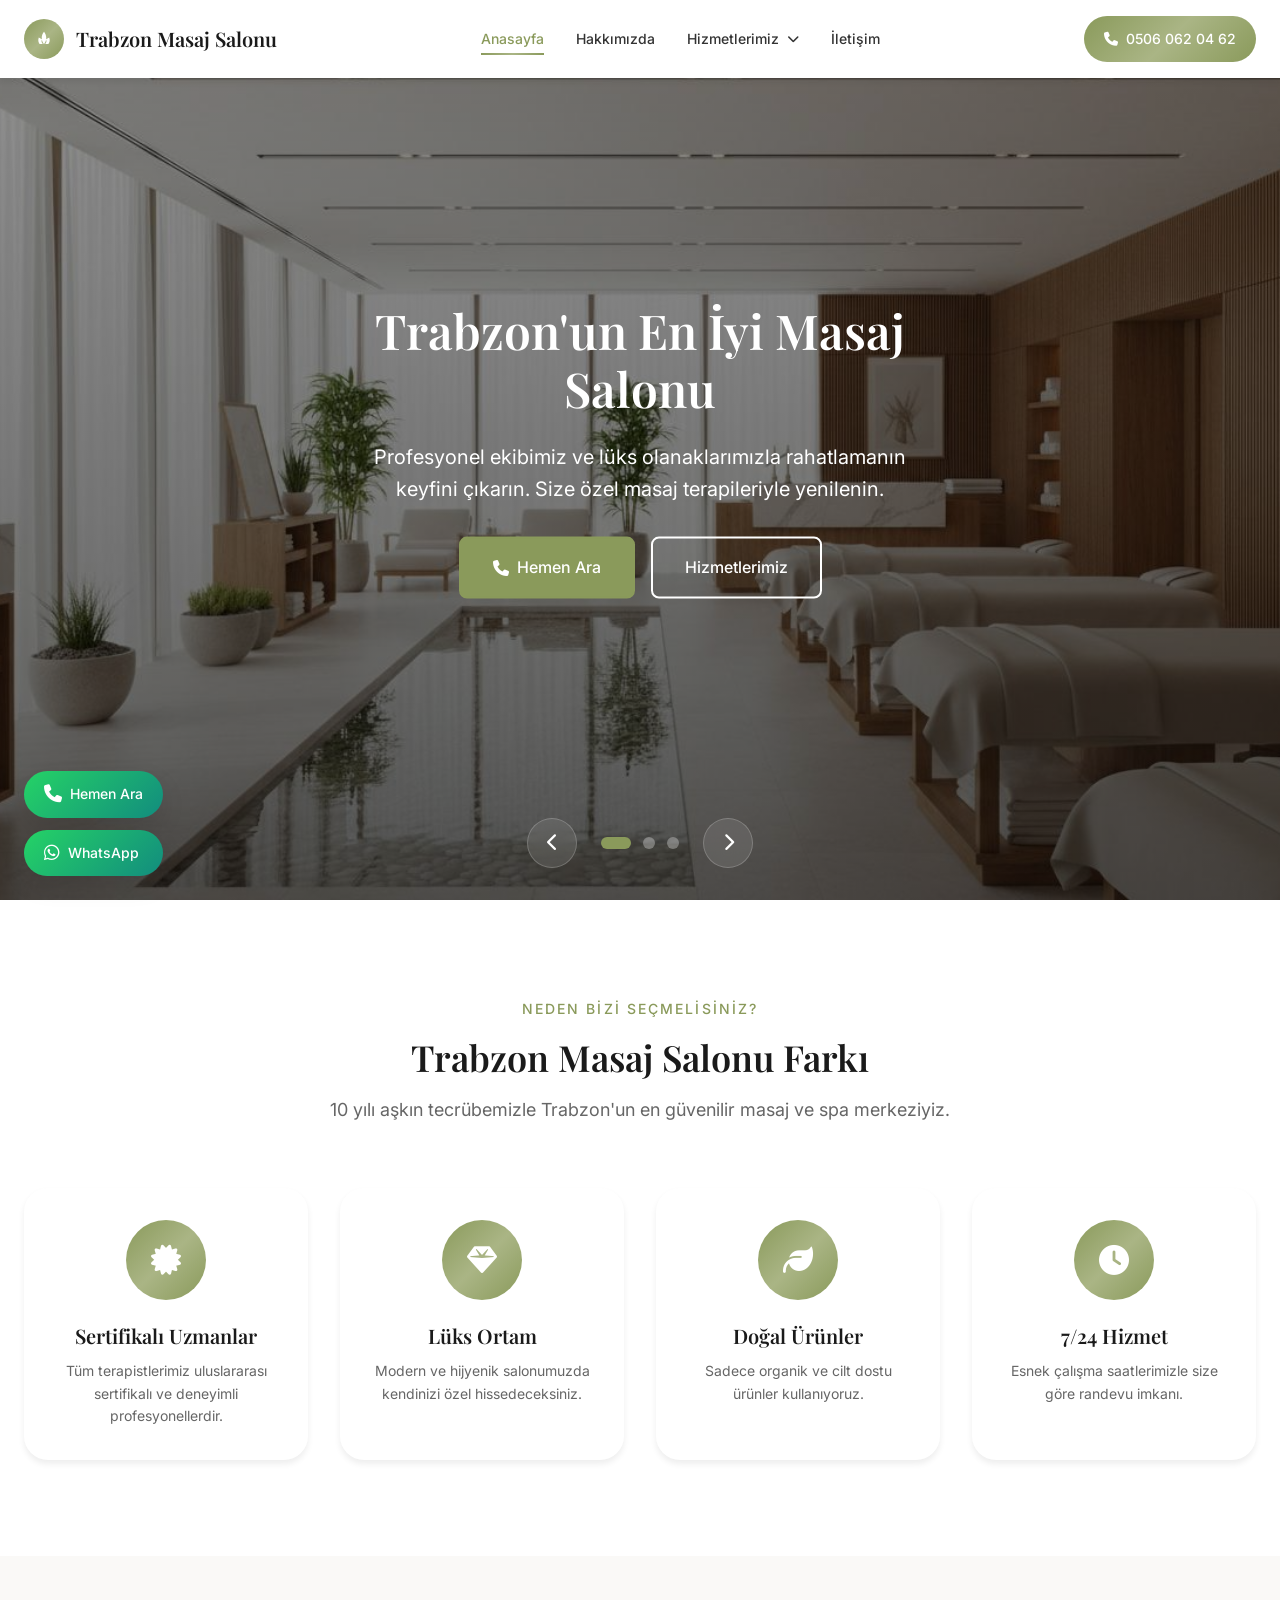
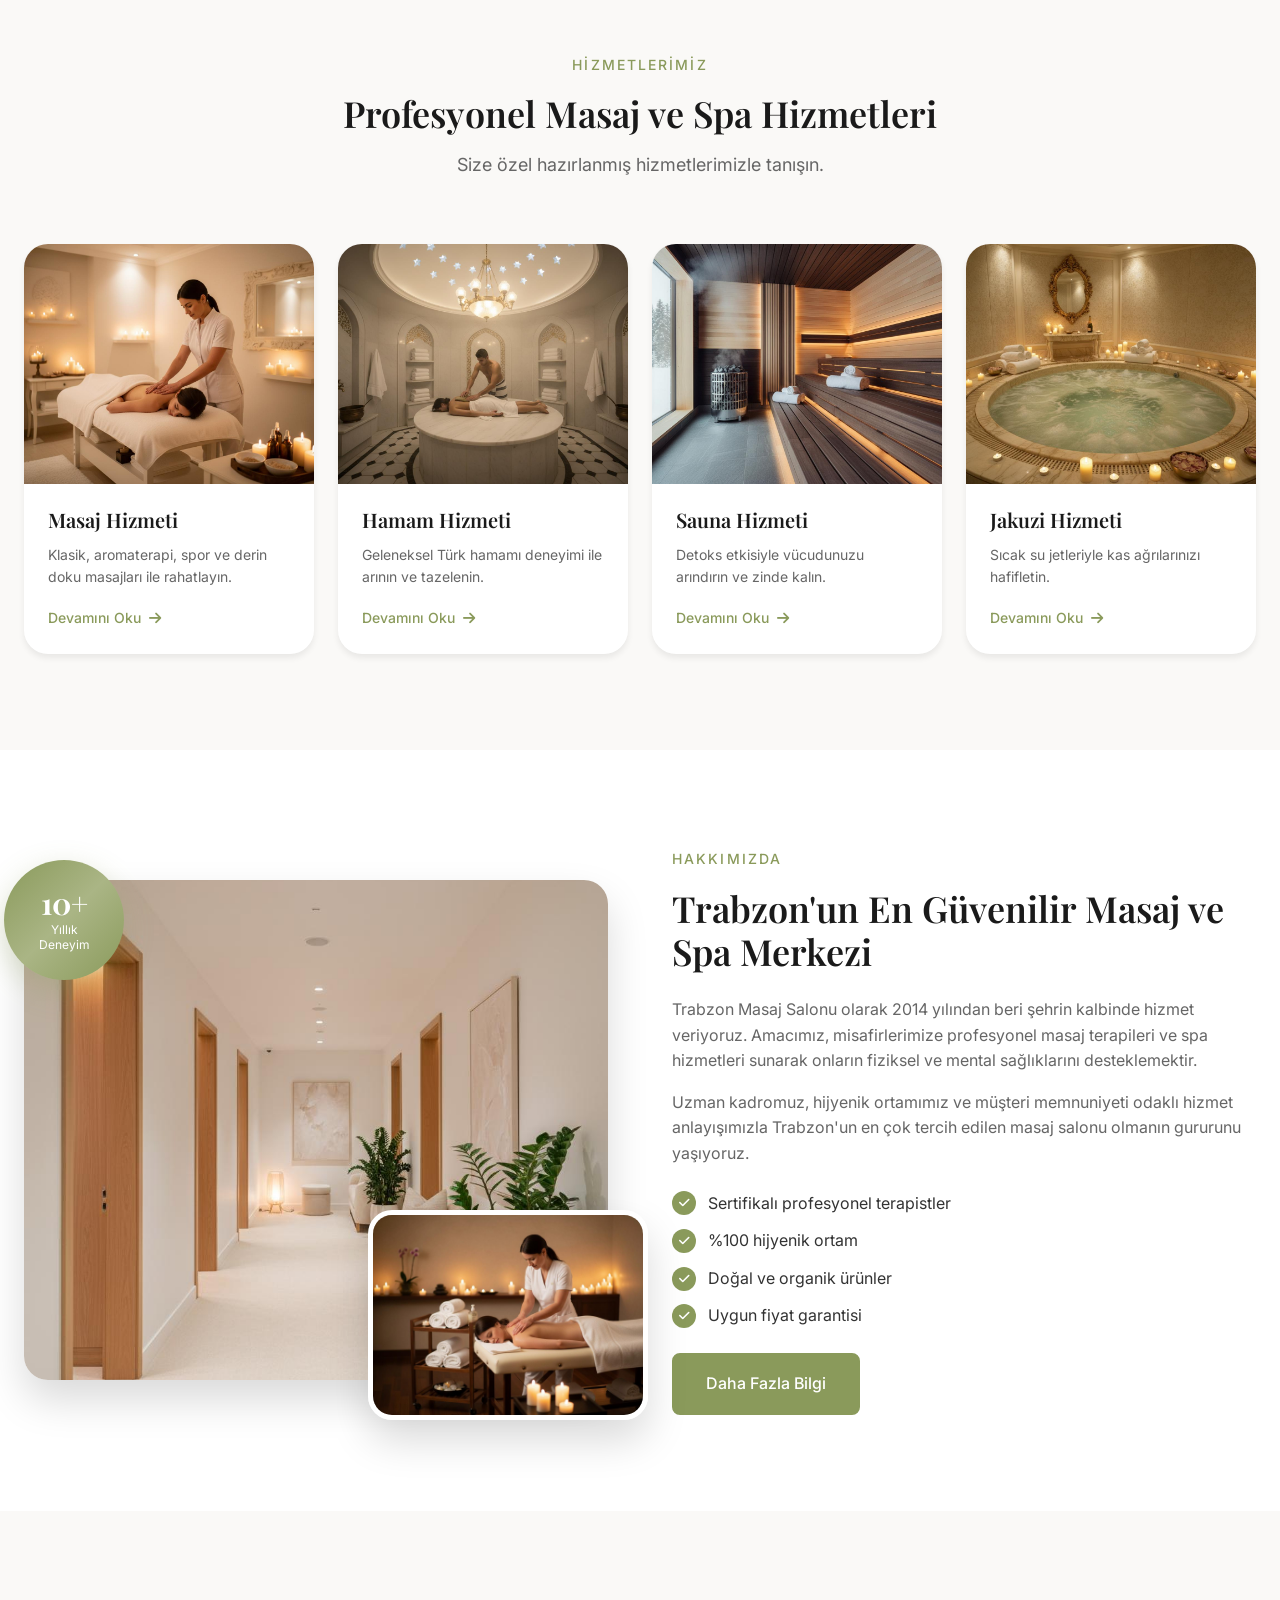
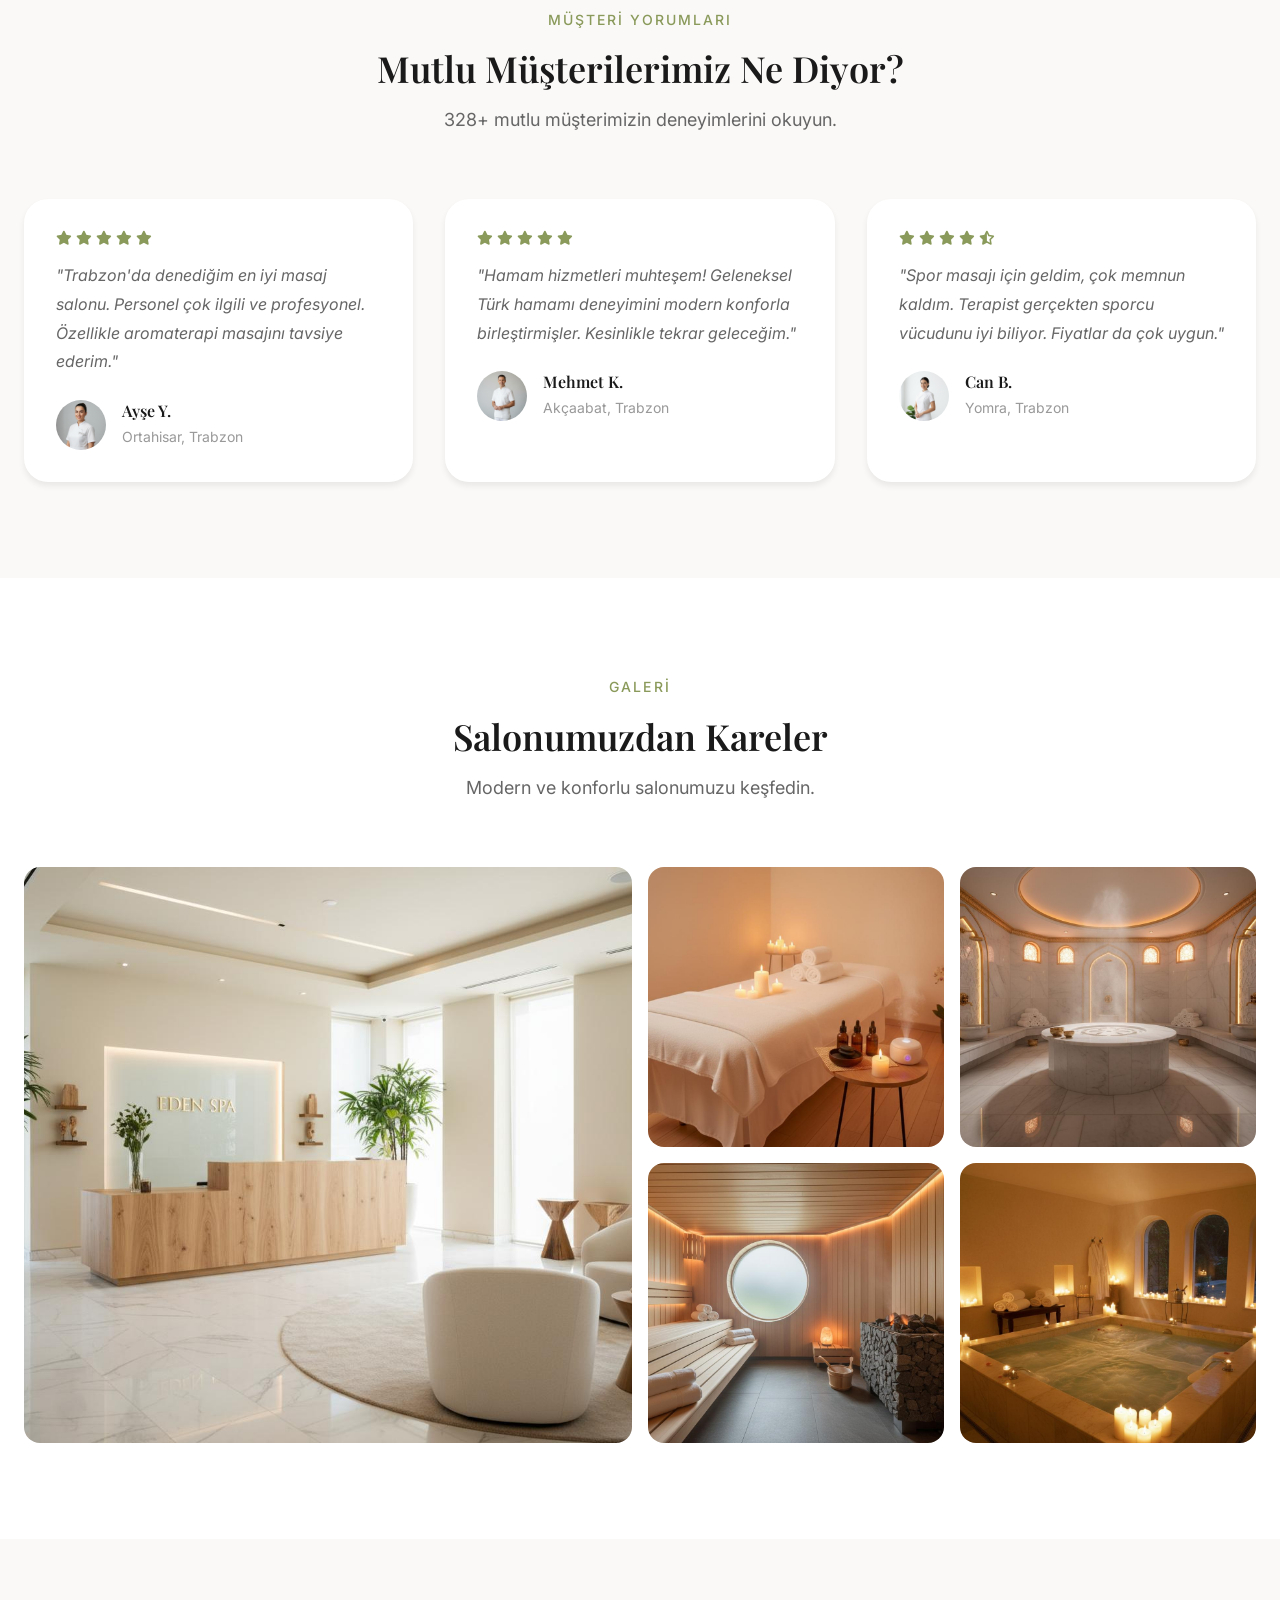
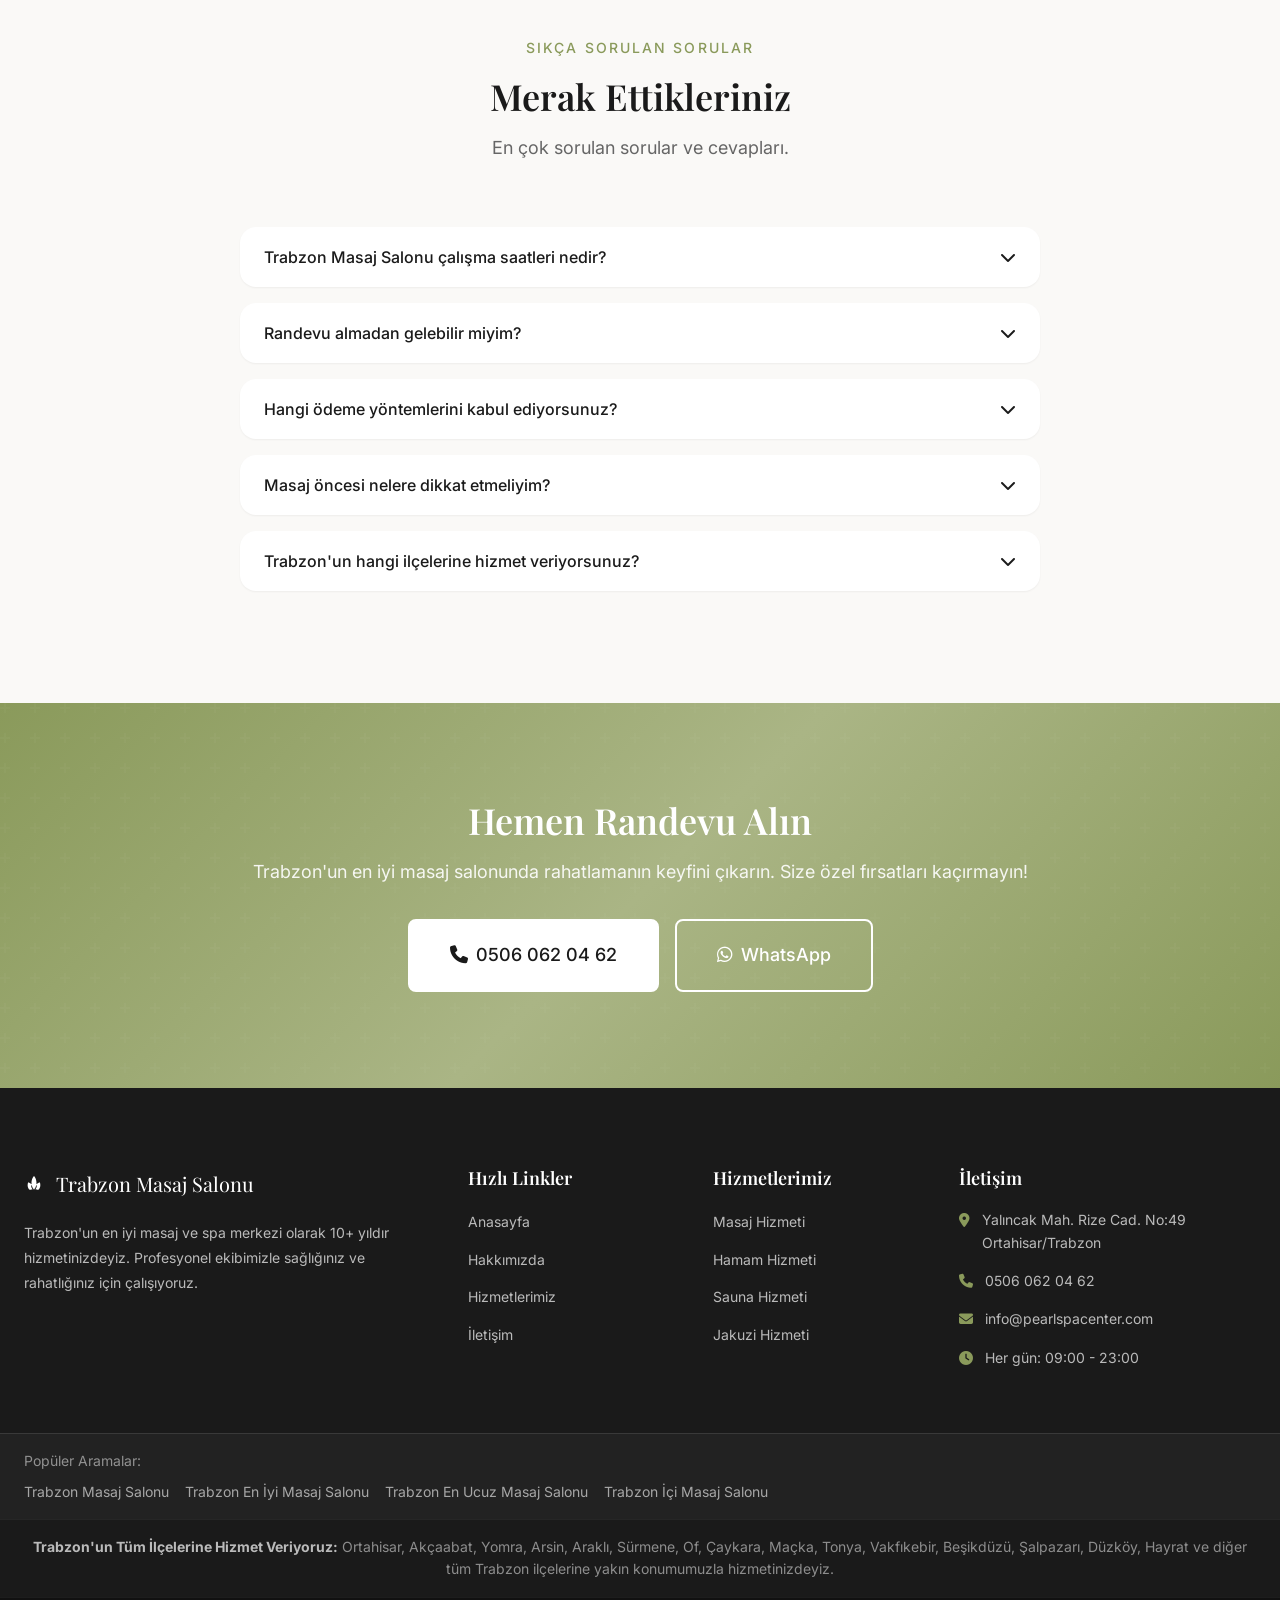
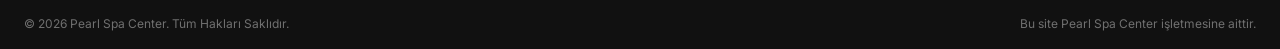
<file: index.html>
<!DOCTYPE html>
<html lang="tr">

<head>
    <meta charset="UTF-8">
    <meta name="viewport" content="width=device-width, initial-scale=1.0">
    <title>Trabzon Masaj Salonu | Profesyonel Masaj ve Spa Hizmetleri</title>
    <meta name="description"
        content="Trabzon'un en iyi masaj salonu. Profesyonel masaj, hamam, sauna ve jakuzi hizmetleri. Ortahisar, Akçaabat ve tüm ilçelere hizmet. Hemen randevu alın!">
    <meta name="keywords"
        content="trabzon masaj salonu, trabzon masaj, trabzon spa, ortahisar masaj, akçaabat masaj, profesyonel masaj, hamam, sauna, jakuzi">
    <meta name="author" content="Trabzon Masaj Salonu">
    <meta name="robots" content="index, follow">
    <meta name="googlebot" content="index, follow">
    <meta name="geo.region" content="TR-61">
    <meta name="geo.placename" content="Trabzon">
    <meta name="geo.position" content="41.0027;39.7168">
    <meta name="ICBM" content="41.0027, 39.7168">

    <!-- Open Graph / Facebook -->
    <meta property="og:type" content="business.business">
    <meta property="og:url" content="https://masajsalonutrabzon.com/">
    <meta property="og:title" content="Trabzon Masaj Salonu | Profesyonel Masaj ve Spa Hizmetleri">
    <meta property="og:description"
        content="Trabzon'un en iyi masaj salonu. Profesyonel masaj, hamam, sauna ve jakuzi hizmetleri. Hemen randevu alın!">
    <meta property="og:image" content="https://masajsalonutrabzon.com/images/og-image.jpg">
    <meta property="business:contact_data:locality" content="Trabzon">
    <meta property="business:contact_data:region" content="Trabzon">
    <meta property="business:contact_data:country_name" content="Turkey">

    <!-- Twitter -->
    <meta property="twitter:card" content="summary_large_image">
    <meta property="twitter:url" content="https://masajsalonutrabzon.com/">
    <meta property="twitter:title" content="Trabzon Masaj Salonu | Profesyonel Masaj ve Spa Hizmetleri">
    <meta property="twitter:description"
        content="Trabzon'un en iyi masaj salonu. Profesyonel masaj, hamam, sauna ve jakuzi hizmetleri.">
    <meta property="twitter:image" content="https://masajsalonutrabzon.com/images/og-image.jpg">

    <!-- Canonical URL -->
    <link rel="canonical" href="https://masajsalonutrabzon.com/">

    <!-- Favicon -->
    <link rel="icon" type="image/svg+xml" href="/favicon.svg">
    <link rel="apple-touch-icon" sizes="180x180" href="/apple-touch-icon.png">

    <!-- Preconnect -->
    <link rel="preconnect" href="https://fonts.googleapis.com">
    <link rel="preconnect" href="https://fonts.gstatic.com" crossorigin>
    <link
        href="https://fonts.googleapis.com/css2?family=Playfair+Display:wght@400;500;600;700&family=Inter:wght@300;400;500;600&display=swap"
        rel="stylesheet">

    <!-- Font Awesome -->
    <link rel="stylesheet" href="https://cdnjs.cloudflare.com/ajax/libs/font-awesome/6.4.0/css/all.min.css"
        integrity="sha512-iecdLmaskl7CVkqkXNQ/ZH/XLlvWZOJyj7Yy7tcenmpD1ypASozpmT/E0iPtmFIB46ZmdtAc9eNBvH0H/ZpiBw=="
        crossorigin="anonymous" referrerpolicy="no-referrer">

    <!-- CSS -->
    <link rel="stylesheet" href="css/style.css">

    <!-- Schema.org JSON-LD -->
    <script type="application/ld+json">
    {
        "@context": "https://schema.org",
        "@type": "LocalBusiness",
        "name": "Trabzon Masaj Salonu",
        "image": "https://masajsalonutrabzon.com/images/logo.png",
        "@id": "https://masajsalonutrabzon.com/",
        "url": "https://masajsalonutrabzon.com/",
        "telephone": "+90-462-123-45-67",
        "email": "info@pearlspacenter.com",
        "priceRange": "₺₺",
        "address": {
            "@type": "PostalAddress",
            "streetAddress": "Örnek Mahallesi, Masaj Sokak No:1",
            "addressLocality": "Ortahisar",
            "addressRegion": "Trabzon",
            "postalCode": "61030",
            "addressCountry": "TR"
        },
        "geo": {
            "@type": "GeoCoordinates",
            "latitude": 41.0027,
            "longitude": 39.7168
        },
        "openingHoursSpecification": [
            {
                "@type": "OpeningHoursSpecification",
                "dayOfWeek": ["Monday", "Tuesday", "Wednesday", "Thursday", "Friday"],
                "opens": "09:00",
                "closes": "22:00"
            },
            {
                "@type": "OpeningHoursSpecification",
                "dayOfWeek": ["Saturday", "Sunday"],
                "opens": "10:00",
                "closes": "23:00"
            }
        ],
        "aggregateRating": {
            "@type": "AggregateRating",
            "ratingValue": "4.9",
            "reviewCount": "328"
        },
        "sameAs": [
            "https://www.facebook.com/trabzonmasajsalonu",
            "https://www.instagram.com/trabzonmasajsalonu"
        ]
    }
    </script>

    <!-- Service Schema -->
    <script type="application/ld+json">
    {
        "@context": "https://schema.org",
        "@type": "Service",
        "serviceType": "Masaj ve Spa Hizmetleri",
        "provider": {
            "@type": "LocalBusiness",
            "name": "Trabzon Masaj Salonu"
        },
        "areaServed": {
            "@type": "City",
            "name": "Trabzon"
        },
        "hasOfferCatalog": {
            "@type": "OfferCatalog",
            "name": "Masaj Hizmetleri",
            "itemListElement": [
                {
                    "@type": "Offer",
                    "itemOffered": {
                        "@type": "Service",
                        "name": "Klasik Masaj"
                    }
                },
                {
                    "@type": "Offer",
                    "itemOffered": {
                        "@type": "Service",
                        "name": "Aromaterapi Masajı"
                    }
                },
                {
                    "@type": "Offer",
                    "itemOffered": {
                        "@type": "Service",
                        "name": "Spor Masajı"
                    }
                }
            ]
        }
    }
    </script>
</head>

<body>
    <!-- Header -->
    <header class="header" id="header">
        <div class="container">
            <nav class="navbar">
                <a href="/" class="logo">
                    <span class="logo-icon"><svg xmlns="http://www.w3.org/2000/svg" viewBox="0 0 24 24" fill="currentColor" width="1em" height="1em"><path d="M12 2.3s-3 3-3 8.7c0 4.1 2.3 6.6 3 8 0.7-1.4 3-3.9 3-8 0-5.7-3-8.7-3-8.7zm-2.5 10.3c-2.3-1.6-4.5-2.6-4.5-2.6-1.5 4.3 0 7.3 1.2 8.5 2.5 0.7 4.1-0.2 4.1-0.2-1.7-1.9-2.3-4-0.8-5.7zm5 0c1.5 1.7 0.9 3.8-0.8 5.7 0 0 1.6 0.9 4.1 0.2 1.2-1.2 2.7-4.2 1.2-8.5 0 0-2.2 1-4.5 2.6z"/></svg></span>
                    <span class="logo-text">Trabzon Masaj Salonu</span>
                </a>

                <button class="mobile-menu-toggle" id="mobileMenuToggle" aria-label="Menüyü Aç/Kapat">
                    <span class="hamburger"></span>
                </button>

                <ul class="nav-menu" id="navMenu">
                    <li class="nav-item">
                        <a href="/" class="nav-link active">Anasayfa</a>
                    </li>
                    <li class="nav-item">
                        <a href="hakkimizda" class="nav-link">Hakkımızda</a>
                    </li>
                    <li class="nav-item dropdown">
                        <a href="#" class="nav-link dropdown-toggle">
                            Hizmetlerimiz
                            <i class="fas fa-chevron-down dropdown-icon"></i>
                        </a>
                        <ul class="dropdown-menu">
                            <li><a href="hizmetler/masaj-hizmeti" class="dropdown-link">Masaj Hizmeti</a></li>
                            <li><a href="hizmetler/hamam-hizmeti" class="dropdown-link">Hamam Hizmeti</a></li>
                            <li><a href="hizmetler/sauna-hizmeti" class="dropdown-link">Sauna Hizmeti</a></li>
                            <li><a href="hizmetler/jakuzi-hizmeti" class="dropdown-link">Jakuzi Hizmeti</a></li>
                        </ul>
                    </li>
                    <li class="nav-item">
                        <a href="iletisim" class="nav-link">İletişim</a>
                    </li>
                </ul>

                <a href="tel:+905060620462" class="header-phone">
                    <i class="fas fa-phone"></i>
                    <span>0506 062 04 62</span>
                </a>
            </nav>
        </div>
    </header>

    <!-- Hero Slider Section -->
    <section class="hero-slider" id="heroSlider">
        <div class="slider-container">
            <div class="slide active" style="background-image: url('images/slider-1.jpg');">
                <div class="slide-overlay"></div>
                <div class="slide-content">
                    <h1 class="slide-title">Trabzon'un En İyi Masaj Salonu</h1>
                    <p class="slide-description">Profesyonel ekibimiz ve lüks olanaklarımızla rahatlamanın keyfini
                        çıkarın. Size özel masaj terapileriyle yenilenin.</p>
                    <div class="slide-buttons">
                        <a href="tel:+905060620462" class="btn btn-primary">
                            <i class="fas fa-phone"></i> Hemen Ara
                        </a>
                        <a href="hizmetler/masaj-hizmeti" class="btn btn-outline">Hizmetlerimiz</a>
                    </div>
                </div>
            </div>
            <div class="slide" style="background-image: url('images/slider-2.jpg');">
                <div class="slide-overlay"></div>
                <div class="slide-content">
                    <h2 class="slide-title">Geleneksel Hamam Deneyimi</h2>
                    <p class="slide-description">Osmanlı geleneğini modern konforla birleştiren hamamımızda stresinizden
                        arının.</p>
                    <div class="slide-buttons">
                        <a href="tel:+905060620462" class="btn btn-primary">
                            <i class="fas fa-phone"></i> Hemen Ara
                        </a>
                        <a href="hizmetler/hamam-hizmeti" class="btn btn-outline">Detaylı Bilgi</a>
                    </div>
                </div>
            </div>
            <div class="slide" style="background-image: url('images/slider-3.jpg');">
                <div class="slide-overlay"></div>
                <div class="slide-content">
                    <h2 class="slide-title">Sauna ve Jakuzi Keyfi</h2>
                    <p class="slide-description">Sağlığınız için sauna ve jakuzi hizmetlerimizle tanışın. Detoks
                        etkisiyle zinde kalın.</p>
                    <div class="slide-buttons">
                        <a href="tel:+905060620462" class="btn btn-primary">
                            <i class="fas fa-phone"></i> Hemen Ara
                        </a>
                        <a href="hizmetler/sauna-hizmeti" class="btn btn-outline">Keşfet</a>
                    </div>
                </div>
            </div>
        </div>

        <div class="slider-controls">
            <button class="slider-btn slider-prev" id="sliderPrev" aria-label="Önceki Slide">
                <i class="fas fa-chevron-left"></i>
            </button>
            <div class="slider-dots" id="sliderDots">
                <button class="dot active" data-slide="0" aria-label="Slide 1"></button>
                <button class="dot" data-slide="1" aria-label="Slide 2"></button>
                <button class="dot" data-slide="2" aria-label="Slide 3"></button>
            </div>
            <button class="slider-btn slider-next" id="sliderNext" aria-label="Sonraki Slide">
                <i class="fas fa-chevron-right"></i>
            </button>
        </div>
    </section>

    <!-- Features Section -->
    <section class="features section-padding">
        <div class="container">
            <div class="section-header">
                <span class="section-subtitle">Neden Bizi Seçmelisiniz?</span>
                <h2 class="section-title">Trabzon Masaj Salonu Farkı</h2>
                <p class="section-description">10 yılı aşkın tecrübemizle Trabzon'un en güvenilir masaj ve spa
                    merkeziyiz.</p>
            </div>

            <div class="features-grid">
                <div class="feature-card">
                    <div class="feature-icon">
                        <i class="fas fa-certificate"></i>
                    </div>
                    <h3 class="feature-title">Sertifikalı Uzmanlar</h3>
                    <p class="feature-text">Tüm terapistlerimiz uluslararası sertifikalı ve deneyimli profesyonellerdir.
                    </p>
                </div>

                <div class="feature-card">
                    <div class="feature-icon">
                        <i class="fas fa-gem"></i>
                    </div>
                    <h3 class="feature-title">Lüks Ortam</h3>
                    <p class="feature-text">Modern ve hijyenik salonumuzda kendinizi özel hissedeceksiniz.</p>
                </div>

                <div class="feature-card">
                    <div class="feature-icon">
                        <i class="fas fa-leaf"></i>
                    </div>
                    <h3 class="feature-title">Doğal Ürünler</h3>
                    <p class="feature-text">Sadece organik ve cilt dostu ürünler kullanıyoruz.</p>
                </div>

                <div class="feature-card">
                    <div class="feature-icon">
                        <i class="fas fa-clock"></i>
                    </div>
                    <h3 class="feature-title">7/24 Hizmet</h3>
                    <p class="feature-text">Esnek çalışma saatlerimizle size göre randevu imkanı.</p>
                </div>
            </div>
        </div>
    </section>

    <!-- Services Section -->
    <section class="services section-padding bg-light">
        <div class="container">
            <div class="section-header">
                <span class="section-subtitle">Hizmetlerimiz</span>
                <h2 class="section-title">Profesyonel Masaj ve Spa Hizmetleri</h2>
                <p class="section-description">Size özel hazırlanmış hizmetlerimizle tanışın.</p>
            </div>

            <div class="services-grid">
                <article class="service-card">
                    <div class="service-image">
                        <img src="images/service-masaj.jpg" alt="Trabzon Masaj Hizmeti" loading="lazy">
                        <div class="service-overlay">
                            <a href="hizmetler/masaj-hizmeti" class="btn btn-white">Detaylı Bilgi</a>
                        </div>
                    </div>
                    <div class="service-content">
                        <h3 class="service-title">Masaj Hizmeti</h3>
                        <p class="service-text">Klasik, aromaterapi, spor ve derin doku masajları ile rahatlayın.</p>
                        <a href="hizmetler/masaj-hizmeti" class="service-link">Devamını Oku <i
                                class="fas fa-arrow-right"></i></a>
                    </div>
                </article>

                <article class="service-card">
                    <div class="service-image">
                        <img src="images/service-hamam.jpg" alt="Trabzon Hamam Hizmeti" loading="lazy">
                        <div class="service-overlay">
                            <a href="hizmetler/hamam-hizmeti" class="btn btn-white">Detaylı Bilgi</a>
                        </div>
                    </div>
                    <div class="service-content">
                        <h3 class="service-title">Hamam Hizmeti</h3>
                        <p class="service-text">Geleneksel Türk hamamı deneyimi ile arının ve tazelenin.</p>
                        <a href="hizmetler/hamam-hizmeti" class="service-link">Devamını Oku <i
                                class="fas fa-arrow-right"></i></a>
                    </div>
                </article>

                <article class="service-card">
                    <div class="service-image">
                        <img src="images/service-sauna.jpg" alt="Trabzon Sauna Hizmeti" loading="lazy">
                        <div class="service-overlay">
                            <a href="hizmetler/sauna-hizmeti" class="btn btn-white">Detaylı Bilgi</a>
                        </div>
                    </div>
                    <div class="service-content">
                        <h3 class="service-title">Sauna Hizmeti</h3>
                        <p class="service-text">Detoks etkisiyle vücudunuzu arındırın ve zinde kalın.</p>
                        <a href="hizmetler/sauna-hizmeti" class="service-link">Devamını Oku <i
                                class="fas fa-arrow-right"></i></a>
                    </div>
                </article>

                <article class="service-card">
                    <div class="service-image">
                        <img src="images/service-jakuzi.jpg" alt="Trabzon Jakuzi Hizmeti" loading="lazy">
                        <div class="service-overlay">
                            <a href="hizmetler/jakuzi-hizmeti" class="btn btn-white">Detaylı Bilgi</a>
                        </div>
                    </div>
                    <div class="service-content">
                        <h3 class="service-title">Jakuzi Hizmeti</h3>
                        <p class="service-text">Sıcak su jetleriyle kas ağrılarınızı hafifletin.</p>
                        <a href="hizmetler/jakuzi-hizmeti" class="service-link">Devamını Oku <i
                                class="fas fa-arrow-right"></i></a>
                    </div>
                </article>
            </div>
        </div>
    </section>

    <!-- About Section -->
    <section class="about section-padding">
        <div class="container">
            <div class="about-grid">
                <div class="about-images">
                    <div class="about-image-main">
                        <img src="images/about-1.jpg" alt="Trabzon Masaj Salonu İç Mekan" loading="lazy">
                    </div>
                    <div class="about-image-secondary">
                        <img src="images/about-2.jpg" alt="Profesyonel Masaj Terapisi" loading="lazy">
                    </div>
                    <div class="about-badge">
                        <span class="badge-number">10+</span>
                        <span class="badge-text">Yıllık<br>Deneyim</span>
                    </div>
                </div>

                <div class="about-content">
                    <span class="section-subtitle">Hakkımızda</span>
                    <h2 class="section-title">Trabzon'un En Güvenilir Masaj ve Spa Merkezi</h2>
                    <p class="about-text">Trabzon Masaj Salonu olarak 2014 yılından beri şehrin kalbinde hizmet
                        veriyoruz. Amacımız, misafirlerimize profesyonel masaj terapileri ve spa hizmetleri sunarak
                        onların fiziksel ve mental sağlıklarını desteklemektir.</p>
                    <p class="about-text">Uzman kadromuz, hijyenik ortamımız ve müşteri memnuniyeti odaklı hizmet
                        anlayışımızla Trabzon'un en çok tercih edilen masaj salonu olmanın gururunu yaşıyoruz.</p>

                    <ul class="about-features">
                        <li><i class="fas fa-check"></i> Sertifikalı profesyonel terapistler</li>
                        <li><i class="fas fa-check"></i> %100 hijyenik ortam</li>
                        <li><i class="fas fa-check"></i> Doğal ve organik ürünler</li>
                        <li><i class="fas fa-check"></i> Uygun fiyat garantisi</li>
                    </ul>

                    <a href="hakkimizda" class="btn btn-primary">Daha Fazla Bilgi</a>
                </div>
            </div>
        </div>
    </section>

    <!-- Testimonials Section -->
    <section class="testimonials section-padding bg-light">
        <div class="container">
            <div class="section-header">
                <span class="section-subtitle">Müşteri Yorumları</span>
                <h2 class="section-title">Mutlu Müşterilerimiz Ne Diyor?</h2>
                <p class="section-description">328+ mutlu müşterimizin deneyimlerini okuyun.</p>
            </div>

            <div class="testimonials-grid">
                <article class="testimonial-card">
                    <div class="testimonial-rating">
                        <i class="fas fa-star"></i>
                        <i class="fas fa-star"></i>
                        <i class="fas fa-star"></i>
                        <i class="fas fa-star"></i>
                        <i class="fas fa-star"></i>
                    </div>
                    <p class="testimonial-text">"Trabzon'da denediğim en iyi masaj salonu. Personel çok ilgili ve
                        profesyonel. Özellikle aromaterapi masajını tavsiye ederim."</p>
                    <div class="testimonial-author">
                        <div class="author-avatar">
                            <img src="images/avatar-1.jpg" alt="Ayşe Y." loading="lazy">
                        </div>
                        <div class="author-info">
                            <h4 class="author-name">Ayşe Y.</h4>
                            <span class="author-location">Ortahisar, Trabzon</span>
                        </div>
                    </div>
                </article>

                <article class="testimonial-card">
                    <div class="testimonial-rating">
                        <i class="fas fa-star"></i>
                        <i class="fas fa-star"></i>
                        <i class="fas fa-star"></i>
                        <i class="fas fa-star"></i>
                        <i class="fas fa-star"></i>
                    </div>
                    <p class="testimonial-text">"Hamam hizmetleri muhteşem! Geleneksel Türk hamamı deneyimini modern
                        konforla birleştirmişler. Kesinlikle tekrar geleceğim."</p>
                    <div class="testimonial-author">
                        <div class="author-avatar">
                            <img src="images/avatar-2.jpg" alt="Mehmet K." loading="lazy">
                        </div>
                        <div class="author-info">
                            <h4 class="author-name">Mehmet K.</h4>
                            <span class="author-location">Akçaabat, Trabzon</span>
                        </div>
                    </div>
                </article>

                <article class="testimonial-card">
                    <div class="testimonial-rating">
                        <i class="fas fa-star"></i>
                        <i class="fas fa-star"></i>
                        <i class="fas fa-star"></i>
                        <i class="fas fa-star"></i>
                        <i class="fas fa-star-half-alt"></i>
                    </div>
                    <p class="testimonial-text">"Spor masajı için geldim, çok memnun kaldım. Terapist gerçekten sporcu
                        vücudunu iyi biliyor. Fiyatlar da çok uygun."</p>
                    <div class="testimonial-author">
                        <div class="author-avatar">
                            <img src="images/avatar-3.jpg" alt="Can B." loading="lazy">
                        </div>
                        <div class="author-info">
                            <h4 class="author-name">Can B.</h4>
                            <span class="author-location">Yomra, Trabzon</span>
                        </div>
                    </div>
                </article>
            </div>
        </div>
    </section>

    <!-- Gallery Section -->
    <section class="gallery section-padding">
        <div class="container">
            <div class="section-header">
                <span class="section-subtitle">Galeri</span>
                <h2 class="section-title">Salonumuzdan Kareler</h2>
                <p class="section-description">Modern ve konforlu salonumuzu keşfedin.</p>
            </div>

            <div class="gallery-grid">
                <div class="gallery-item large">
                    <img src="images/gallery-1.jpg" alt="Trabzon Masaj Salonu Lobi" loading="lazy">
                    <div class="gallery-overlay">
                        <i class="fas fa-search-plus"></i>
                    </div>
                </div>
                <div class="gallery-item">
                    <img src="images/gallery-2.jpg" alt="Masaj Odası" loading="lazy">
                    <div class="gallery-overlay">
                        <i class="fas fa-search-plus"></i>
                    </div>
                </div>
                <div class="gallery-item">
                    <img src="images/gallery-3.jpg" alt="Hamam Bölümü" loading="lazy">
                    <div class="gallery-overlay">
                        <i class="fas fa-search-plus"></i>
                    </div>
                </div>
                <div class="gallery-item">
                    <img src="images/gallery-4.jpg" alt="Sauna Alanı" loading="lazy">
                    <div class="gallery-overlay">
                        <i class="fas fa-search-plus"></i>
                    </div>
                </div>
                <div class="gallery-item">
                    <img src="images/gallery-5.jpg" alt="Jakuzi Bölümü" loading="lazy">
                    <div class="gallery-overlay">
                        <i class="fas fa-search-plus"></i>
                    </div>
                </div>
            </div>
        </div>
    </section>

    <!-- FAQ Section -->
    <section class="faq section-padding bg-light">
        <div class="container">
            <div class="section-header">
                <span class="section-subtitle">Sıkça Sorulan Sorular</span>
                <h2 class="section-title">Merak Ettikleriniz</h2>
                <p class="section-description">En çok sorulan sorular ve cevapları.</p>
            </div>

            <div class="faq-container">
                <div class="faq-item">
                    <button class="faq-question" aria-expanded="false">
                        <span>Trabzon Masaj Salonu çalışma saatleri nedir?</span>
                        <i class="fas fa-chevron-down faq-icon"></i>
                    </button>
                    <div class="faq-answer">
                        <p>Hafta içi 09:00 - 22:00, hafta sonu 10:00 - 23:00 saatleri arasında hizmet vermekteyiz. Özel
                            günlerde ve tatillerde çalışma saatlerimizde değişiklik olabilir, bilgi almak için bizi
                            arayabilirsiniz.</p>
                    </div>
                </div>

                <div class="faq-item">
                    <button class="faq-question" aria-expanded="false">
                        <span>Randevu almadan gelebilir miyim?</span>
                        <i class="fas fa-chevron-down faq-icon"></i>
                    </button>
                    <div class="faq-answer">
                        <p>Yoğunluk durumuna göre walk-in müşterilerimizi de kabul ediyoruz, ancak garantili hizmet için
                            randevu almanızı öneririz. Telefon veya WhatsApp üzerinden kolayca randevu
                            oluşturabilirsiniz.</p>
                    </div>
                </div>

                <div class="faq-item">
                    <button class="faq-question" aria-expanded="false">
                        <span>Hangi ödeme yöntemlerini kabul ediyorsunuz?</span>
                        <i class="fas fa-chevron-down faq-icon"></i>
                    </button>
                    <div class="faq-answer">
                        <p>Nakit, kredi kartı (Visa, Mastercard), banka kartı ve mobil ödeme yöntemlerini kabul
                            ediyoruz. Ayrıca taksitli ödeme imkanı da sunmaktayız.</p>
                    </div>
                </div>

                <div class="faq-item">
                    <button class="faq-question" aria-expanded="false">
                        <span>Masaj öncesi nelere dikkat etmeliyim?</span>
                        <i class="fas fa-chevron-down faq-icon"></i>
                    </button>
                    <div class="faq-answer">
                        <p>Masajdan önce ağır bir yemek yememeye, bol su içmeye ve rahat kıyafetler giymeye özen
                            gösterin. Var olan sağlık sorunlarınızı terapistinizle paylaşmayı unutmayın.</p>
                    </div>
                </div>

                <div class="faq-item">
                    <button class="faq-question" aria-expanded="false">
                        <span>Trabzon'un hangi ilçelerine hizmet veriyorsunuz?</span>
                        <i class="fas fa-chevron-down faq-icon"></i>
                    </button>
                    <div class="faq-answer">
                        <p>Ortahisar, Akçaabat, Yomra, Arsin, Araklı, Sürmene, Of, Çaykara, Maçka, Tonya, Vakfıkebir,
                            Beşikdüzü, Şalpazarı ve diğer tüm Trabzon ilçelerine hizmet vermekteyiz.</p>
                    </div>
                </div>
            </div>
        </div>
    </section>

    <!-- CTA Section -->
    <section class="cta section-padding">
        <div class="container">
            <div class="cta-content">
                <h2 class="cta-title">Hemen Randevu Alın</h2>
                <p class="cta-text">Trabzon'un en iyi masaj salonunda rahatlamanın keyfini çıkarın. Size özel fırsatları
                    kaçırmayın!</p>
                <div class="cta-buttons">
                    <a href="tel:+905060620462" class="btn btn-white btn-large">
                        <i class="fas fa-phone"></i> 0506 062 04 62
                    </a>
                    <a href="https://wa.me/905411229522" class="btn btn-outline-white btn-large" target="_blank"
                        rel="noopener noreferrer">
                        <i class="fab fa-whatsapp"></i> WhatsApp
                    </a>
                </div>
            </div>
        </div>
    </section>

    <!-- Footer -->
    <footer class="footer">
        <div class="footer-main">
            <div class="container">
                <div class="footer-grid">
                    <div class="footer-col footer-about">
                        <a href="/" class="footer-logo">
                            <svg xmlns="http://www.w3.org/2000/svg" viewBox="0 0 24 24" fill="currentColor" width="1em" height="1em"><path d="M12 2.3s-3 3-3 8.7c0 4.1 2.3 6.6 3 8 0.7-1.4 3-3.9 3-8 0-5.7-3-8.7-3-8.7zm-2.5 10.3c-2.3-1.6-4.5-2.6-4.5-2.6-1.5 4.3 0 7.3 1.2 8.5 2.5 0.7 4.1-0.2 4.1-0.2-1.7-1.9-2.3-4-0.8-5.7zm5 0c1.5 1.7 0.9 3.8-0.8 5.7 0 0 1.6 0.9 4.1 0.2 1.2-1.2 2.7-4.2 1.2-8.5 0 0-2.2 1-4.5 2.6z"/></svg>
                            <span>Trabzon Masaj Salonu</span>
                        </a>
                        <p class="footer-text">Trabzon'un en iyi masaj ve spa merkezi olarak 10+ yıldır hizmetinizdeyiz.
                            Profesyonel ekibimizle sağlığınız ve rahatlığınız için çalışıyoruz.</p>
                        
                    </div>

                    <div class="footer-col">
                        <h4 class="footer-title">Hızlı Linkler</h4>
                        <ul class="footer-links">
                            <li><a href="/">Anasayfa</a></li>
                            <li><a href="hakkimizda">Hakkımızda</a></li>
                            <li><a href="hizmetler/masaj-hizmeti">Hizmetlerimiz</a></li>
                            <li><a href="iletisim">İletişim</a></li>
                        </ul>
                    </div>

                    <div class="footer-col">
                        <h4 class="footer-title">Hizmetlerimiz</h4>
                        <ul class="footer-links">
                            <li><a href="hizmetler/masaj-hizmeti">Masaj Hizmeti</a></li>
                            <li><a href="hizmetler/hamam-hizmeti">Hamam Hizmeti</a></li>
                            <li><a href="hizmetler/sauna-hizmeti">Sauna Hizmeti</a></li>
                            <li><a href="hizmetler/jakuzi-hizmeti">Jakuzi Hizmeti</a></li>
                        </ul>
                    </div>

                    <div class="footer-col">
                        <h4 class="footer-title">İletişim</h4>
                        <ul class="footer-contact">
                            <li>
                                <i class="fas fa-map-marker-alt"></i>
                                <span>Yalıncak Mah. Rize Cad. No:49 Ortahisar/Trabzon</span>
                            </li>
                            <li>
                                <i class="fas fa-phone"></i>
                                <a href="tel:+905060620462">0506 062 04 62</a>
                            </li>
                            <li>
                                <i class="fas fa-envelope"></i>
                                <a href="mailto:info@pearlspacenter.com">info@pearlspacenter.com</a>
                            </li>
                            <li>
                                <i class="fas fa-clock"></i>
                                <span>Her gün: 09:00 - 23:00</span>
                            </li>
                        </ul>
                    </div>
                </div>
            </div>
        </div>

        <!-- Footer Internal Links -->
        <div class="footer-internal-links">
            <div class="container">
                <p class="internal-links-title">Popüler Aramalar:</p>
                <nav class="internal-links-nav">
                    <a href="trabzon-masaj-salonu">Trabzon Masaj Salonu</a>
                    <a href="trabzon-en-iyi-masaj-salonu">Trabzon En İyi Masaj Salonu</a>
                    <a href="trabzon-en-ucuz-masaj-salonu">Trabzon En Ucuz Masaj Salonu</a>
                    <a href="trabzon-ici-masaj-salonu">Trabzon İçi Masaj Salonu</a>
                </nav>
            </div>
        </div>

        <!-- Local SEO Text -->
        <div class="footer-local-seo">
            <div class="container">
                <p><strong>Trabzon'un Tüm İlçelerine Hizmet Veriyoruz:</strong> Ortahisar, Akçaabat, Yomra, Arsin,
                    Araklı, Sürmene, Of, Çaykara, Maçka, Tonya, Vakfıkebir, Beşikdüzü, Şalpazarı, Düzköy, Hayrat ve
                    diğer tüm Trabzon ilçelerine yakın konumumuzla hizmetinizdeyiz.</p>
            </div>
        </div>

        <div class="footer-bottom">
            <div class="container">
                <p class="copyright">&copy; 2026 Pearl Spa Center. Tüm Hakları Saklıdır.</p>
                <p class="footer-credits">Bu site Pearl Spa Center işletmesine aittir.</p>
            </div>
        </div>
    </footer>

    <!-- Fixed Contact Buttons -->
    <div class="fixed-contact-buttons">
        <a href="tel:+905060620462" class="fixed-btn fixed-call" aria-label="Hemen Ara">
            <i class="fas fa-phone"></i>
            <span class="fixed-btn-text">Hemen Ara</span>
        </a>
        <a href="https://wa.me/905411229522" class="fixed-btn fixed-whatsapp" target="_blank" rel="noopener noreferrer"
            aria-label="WhatsApp">
            <i class="fab fa-whatsapp"></i>
            <span class="fixed-btn-text">WhatsApp</span>
        </a>
    </div>

    <!-- Back to Top Button -->
    <button class="back-to-top" id="backToTop" aria-label="Yukarı Çık">
        <i class="fas fa-chevron-up"></i>
    </button>

    <!-- JavaScript -->
    <script src="js/main.js"></script>
</body>

</html>
</file>
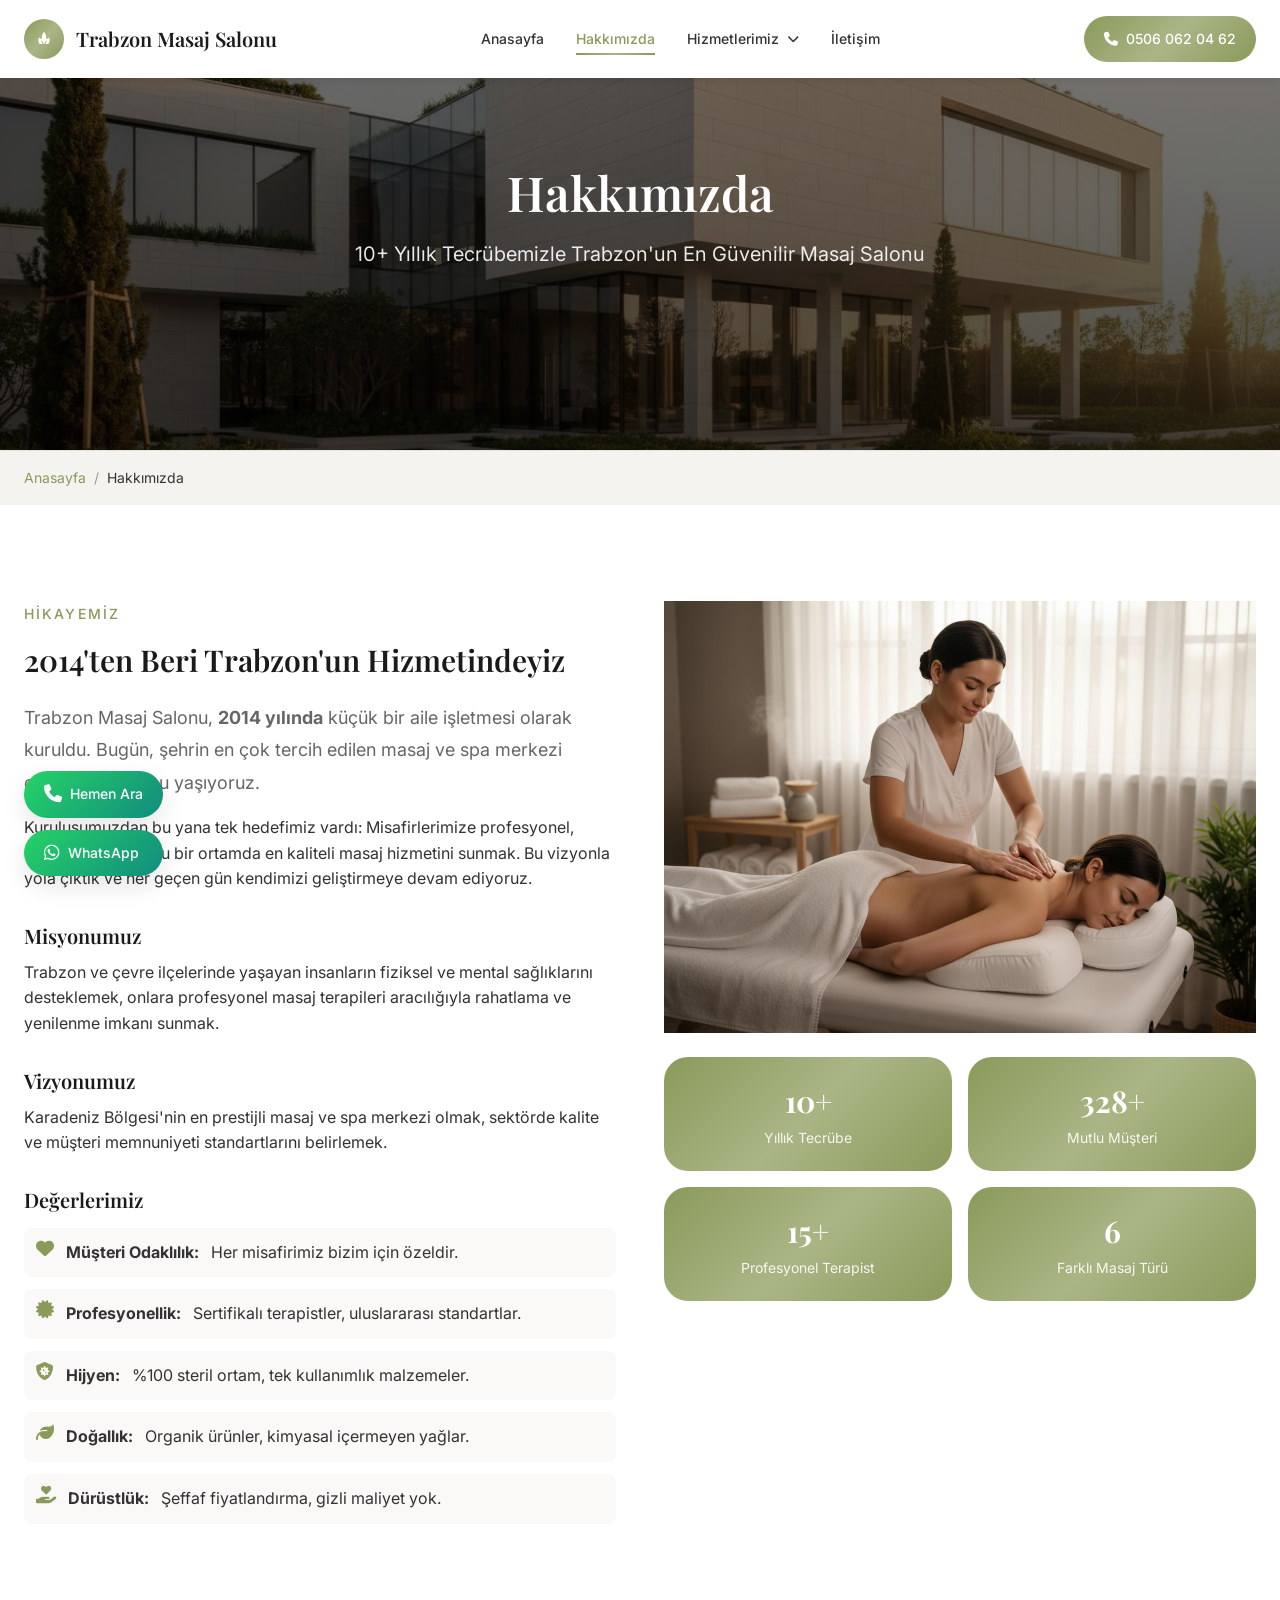
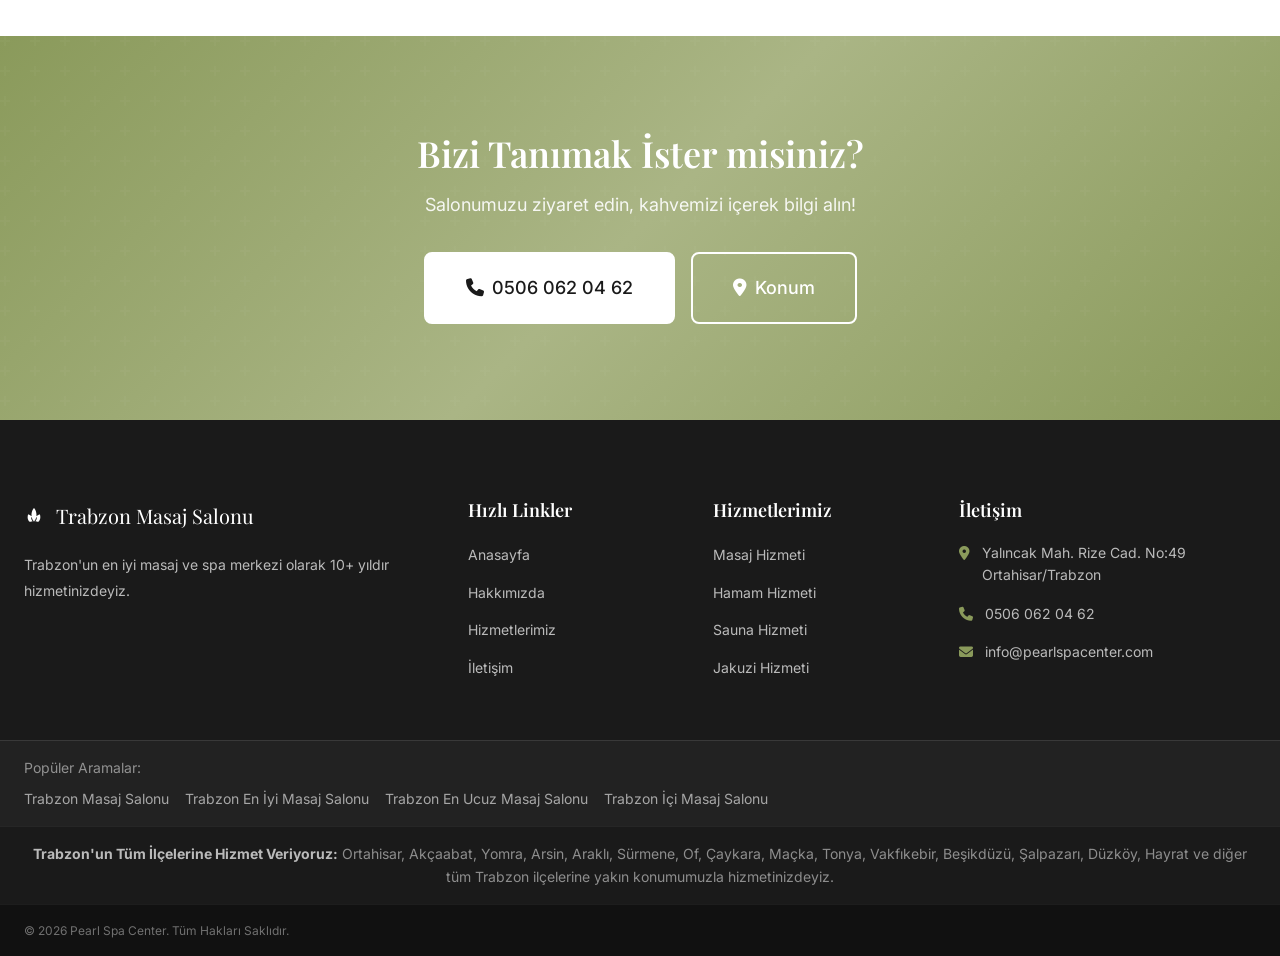
<file: hakkimizda.html>
<!DOCTYPE html>
<html lang="tr">
<head>
    <meta charset="UTF-8">
    <meta name="viewport" content="width=device-width, initial-scale=1.0">
    <title>Hakkımızda | Trabzon Masaj Salonu | 10+ Yıllık Tecrübe</title>
    <meta name="description" content="Trabzon Masaj Salonu olarak 2014'ten beri profesyonel masaj ve spa hizmetleri sunuyoruz. Misyonumuz, vizyonumuz ve değerlerimiz hakkında bilgi alın.">
    <meta name="keywords" content="trabzon masaj salonu hakkında, trabzon spa merkezi, trabzon masaj hizmetleri">
    <meta name="robots" content="index, follow">
    <link rel="canonical" href="https://masajsalonutrabzon.com/hakkimizda">
    <link rel="preconnect" href="https://fonts.googleapis.com">
    <link rel="preconnect" href="https://fonts.gstatic.com" crossorigin>
    <link href="https://fonts.googleapis.com/css2?family=Playfair+Display:wght@400;500;600;700&family=Inter:wght@300;400;500;600&display=swap" rel="stylesheet">
    <link rel="stylesheet" href="https://cdnjs.cloudflare.com/ajax/libs/font-awesome/6.4.0/css/all.min.css">
    <link rel="stylesheet" href="css/style.css">
    <script type="application/ld+json">
    {
        "@context": "https://schema.org",
        "@type": "AboutPage",
        "name": "Hakkımızda - Trabzon Masaj Salonu",
        "description": "Trabzon Masaj Salonu olarak 2014'ten beri profesyonel masaj ve spa hizmetleri sunuyoruz.",
        "url": "https://masajsalonutrabzon.com/hakkimizda.html",
        "mainEntity": {
            "@type": "LocalBusiness",
            "name": "Trabzon Masaj Salonu",
            "foundingDate": "2014",
            "description": "Trabzon'un önde gelen masaj ve spa merkezi"
        }
    }
    </script>
    <link rel="icon" type="image/svg+xml" href="/favicon.svg">
</head>
<body>
    <header class="header scrolled" id="header">
        <div class="container">
            <nav class="navbar">
                <a href="/" class="logo">
                    <span class="logo-icon"><svg xmlns="http://www.w3.org/2000/svg" viewBox="0 0 24 24" fill="currentColor" width="1em" height="1em"><path d="M12 2.3s-3 3-3 8.7c0 4.1 2.3 6.6 3 8 0.7-1.4 3-3.9 3-8 0-5.7-3-8.7-3-8.7zm-2.5 10.3c-2.3-1.6-4.5-2.6-4.5-2.6-1.5 4.3 0 7.3 1.2 8.5 2.5 0.7 4.1-0.2 4.1-0.2-1.7-1.9-2.3-4-0.8-5.7zm5 0c1.5 1.7 0.9 3.8-0.8 5.7 0 0 1.6 0.9 4.1 0.2 1.2-1.2 2.7-4.2 1.2-8.5 0 0-2.2 1-4.5 2.6z"/></svg></span>
                    <span class="logo-text">Trabzon Masaj Salonu</span>
                </a>
                <button class="mobile-menu-toggle" id="mobileMenuToggle" aria-label="Menüyü Aç/Kapat">
                    <span class="hamburger"></span>
                </button>
                <ul class="nav-menu" id="navMenu">
                    <li class="nav-item"><a href="/" class="nav-link">Anasayfa</a></li>
                    <li class="nav-item"><a href="hakkimizda" class="nav-link active">Hakkımızda</a></li>
                    <li class="nav-item dropdown">
                        <a href="#" class="nav-link dropdown-toggle">Hizmetlerimiz<i class="fas fa-chevron-down dropdown-icon"></i></a>
                        <ul class="dropdown-menu">
                            <li><a href="hizmetler/masaj-hizmeti" class="dropdown-link">Masaj Hizmeti</a></li>
                            <li><a href="hizmetler/hamam-hizmeti" class="dropdown-link">Hamam Hizmeti</a></li>
                            <li><a href="hizmetler/sauna-hizmeti" class="dropdown-link">Sauna Hizmeti</a></li>
                            <li><a href="hizmetler/jakuzi-hizmeti" class="dropdown-link">Jakuzi Hizmeti</a></li>
                        </ul>
                    </li>
                    <li class="nav-item"><a href="iletisim" class="nav-link">İletişim</a></li>
                </ul>
                <a href="tel:+905060620462" class="header-phone"><i class="fas fa-phone"></i><span>0506 062 04 62</span></a>
            </nav>
        </div>
    </header>

    <section class="page-header">
        <div class="page-header-overlay"></div>
        <div class="container">
            <div class="page-header-content">
                <h1 class="page-title">Hakkımızda</h1>
                <p class="page-subtitle">10+ Yıllık Tecrübemizle Trabzon'un En Güvenilir Masaj Salonu</p>
            </div>
        </div>
    </section>

    <nav class="breadcrumbs" aria-label="Breadcrumb">
        <div class="container">
            <ol class="breadcrumbs-list">
                <li class="breadcrumb-item"><a href="/">Anasayfa</a></li>
                <li class="breadcrumb-item active">Hakkımızda</li>
            </ol>
        </div>
    </nav>

    <section class="about-detail section-padding">
        <div class="container">
            <div class="about-detail-grid">
                <div class="about-detail-content">
                    <span class="section-subtitle">Hikayemiz</span>
                    <h2 class="section-title">2014'ten Beri Trabzon'un Hizmetindeyiz</h2>
                    <p class="lead-text">Trabzon Masaj Salonu, <strong>2014 yılında</strong> küçük bir aile işletmesi olarak kuruldu. Bugün, şehrin en çok tercih edilen masaj ve spa merkezi olmanın gururunu yaşıyoruz.</p>
                    <p>Kuruluşumuzdan bu yana tek hedefimiz vardı: Misafirlerimize profesyonel, hijyenik ve konforlu bir ortamda en kaliteli masaj hizmetini sunmak. Bu vizyonla yola çıktık ve her geçen gün kendimizi geliştirmeye devam ediyoruz.</p>
                    
                    <h3>Misyonumuz</h3>
                    <p>Trabzon ve çevre ilçelerinde yaşayan insanların fiziksel ve mental sağlıklarını desteklemek, onlara profesyonel masaj terapileri aracılığıyla rahatlama ve yenilenme imkanı sunmak.</p>
                    
                    <h3>Vizyonumuz</h3>
                    <p>Karadeniz Bölgesi'nin en prestijli masaj ve spa merkezi olmak, sektörde kalite ve müşteri memnuniyeti standartlarını belirlemek.</p>
                    
                    <h3>Değerlerimiz</h3>
                    <ul class="values-list">
                        <li><i class="fas fa-heart"></i> <strong>Müşteri Odaklılık:</strong> Her misafirimiz bizim için özeldir.</li>
                        <li><i class="fas fa-certificate"></i> <strong>Profesyonellik:</strong> Sertifikalı terapistler, uluslararası standartlar.</li>
                        <li><i class="fas fa-shield-virus"></i> <strong>Hijyen:</strong> %100 steril ortam, tek kullanımlık malzemeler.</li>
                        <li><i class="fas fa-leaf"></i> <strong>Doğallık:</strong> Organik ürünler, kimyasal içermeyen yağlar.</li>
                        <li><i class="fas fa-hand-holding-heart"></i> <strong>Dürüstlük:</strong> Şeffaf fiyatlandırma, gizli maliyet yok.</li>
                    </ul>
                </div>
                <div class="about-detail-images">
                    <img src="images/about-detail-1.jpg" alt="Trabzon Masaj Salonu Tarihçe" loading="lazy">
                    <div class="stats-box">
                        <div class="stat-item">
                            <span class="stat-number">10+</span>
                            <span class="stat-label">Yıllık Tecrübe</span>
                        </div>
                        <div class="stat-item">
                            <span class="stat-number">328+</span>
                            <span class="stat-label">Mutlu Müşteri</span>
                        </div>
                        <div class="stat-item">
                            <span class="stat-number">15+</span>
                            <span class="stat-label">Profesyonel Terapist</span>
                        </div>
                        <div class="stat-item">
                            <span class="stat-number">6</span>
                            <span class="stat-label">Farklı Masaj Türü</span>
                        </div>
                    </div>
                </div>
            </div>
        </div>
    </section>

    <section class="cta section-padding">
        <div class="container">
            <div class="cta-content">
                <h2 class="cta-title">Bizi Tanımak İster misiniz?</h2>
                <p class="cta-text">Salonumuzu ziyaret edin, kahvemizi içerek bilgi alın!</p>
                <div class="cta-buttons">
                    <a href="tel:+905060620462" class="btn btn-white btn-large"><i class="fas fa-phone"></i> 0506 062 04 62</a>
                    <a href="iletisim" class="btn btn-outline-white btn-large"><i class="fas fa-map-marker-alt"></i> Konum</a>
                </div>
            </div>
        </div>
    </section>

    <footer class="footer">
        <div class="footer-main">
            <div class="container">
                <div class="footer-grid">
                    <div class="footer-col footer-about">
                        <a href="/" class="footer-logo"><svg xmlns="http://www.w3.org/2000/svg" viewBox="0 0 24 24" fill="currentColor" width="1em" height="1em"><path d="M12 2.3s-3 3-3 8.7c0 4.1 2.3 6.6 3 8 0.7-1.4 3-3.9 3-8 0-5.7-3-8.7-3-8.7zm-2.5 10.3c-2.3-1.6-4.5-2.6-4.5-2.6-1.5 4.3 0 7.3 1.2 8.5 2.5 0.7 4.1-0.2 4.1-0.2-1.7-1.9-2.3-4-0.8-5.7zm5 0c1.5 1.7 0.9 3.8-0.8 5.7 0 0 1.6 0.9 4.1 0.2 1.2-1.2 2.7-4.2 1.2-8.5 0 0-2.2 1-4.5 2.6z"/></svg><span>Trabzon Masaj Salonu</span></a>
                        <p class="footer-text">Trabzon'un en iyi masaj ve spa merkezi olarak 10+ yıldır hizmetinizdeyiz.</p>
                        
                    </div>
                    <div class="footer-col">
                        <h4 class="footer-title">Hızlı Linkler</h4>
                        <ul class="footer-links">
                            <li><a href="/">Anasayfa</a></li>
                            <li><a href="hakkimizda">Hakkımızda</a></li>
                            <li><a href="hizmetler/masaj-hizmeti">Hizmetlerimiz</a></li>
                            <li><a href="iletisim">İletişim</a></li>
                        </ul>
                    </div>
                    <div class="footer-col">
                        <h4 class="footer-title">Hizmetlerimiz</h4>
                        <ul class="footer-links">
                            <li><a href="hizmetler/masaj-hizmeti">Masaj Hizmeti</a></li>
                            <li><a href="hizmetler/hamam-hizmeti">Hamam Hizmeti</a></li>
                            <li><a href="hizmetler/sauna-hizmeti">Sauna Hizmeti</a></li>
                            <li><a href="hizmetler/jakuzi-hizmeti">Jakuzi Hizmeti</a></li>
                        </ul>
                    </div>
                    <div class="footer-col">
                        <h4 class="footer-title">İletişim</h4>
                        <ul class="footer-contact">
                            <li><i class="fas fa-map-marker-alt"></i><span>Yalıncak Mah. Rize Cad. No:49 Ortahisar/Trabzon</span></li>
                            <li><i class="fas fa-phone"></i><a href="tel:+905060620462">0506 062 04 62</a></li>
                            <li><i class="fas fa-envelope"></i><a href="mailto:info@pearlspacenter.com">info@pearlspacenter.com</a></li>
                        </ul>
                    </div>
                </div>
            </div>
        </div>
        <div class="footer-internal-links">
            <div class="container">
                <p class="internal-links-title">Popüler Aramalar:</p>
                <nav class="internal-links-nav">
                    <a href="trabzon-masaj-salonu">Trabzon Masaj Salonu</a>
                    <a href="trabzon-en-iyi-masaj-salonu">Trabzon En İyi Masaj Salonu</a>
                    <a href="trabzon-en-ucuz-masaj-salonu">Trabzon En Ucuz Masaj Salonu</a>
                    <a href="trabzon-ici-masaj-salonu">Trabzon İçi Masaj Salonu</a>
                </nav>
            </div>
        </div>
        <div class="footer-local-seo">
            <div class="container">
                <p><strong>Trabzon'un Tüm İlçelerine Hizmet Veriyoruz:</strong> Ortahisar, Akçaabat, Yomra, Arsin, Araklı, Sürmene, Of, Çaykara, Maçka, Tonya, Vakfıkebir, Beşikdüzü, Şalpazarı, Düzköy, Hayrat ve diğer tüm Trabzon ilçelerine yakın konumumuzla hizmetinizdeyiz.</p>
            </div>
        </div>
        <div class="footer-bottom">
            <div class="container">
                <p class="copyright">&copy; 2026 Pearl Spa Center. Tüm Hakları Saklıdır.</p>
            </div>
        </div>
    </footer>

    <div class="fixed-contact-buttons">
        <a href="tel:+905060620462" class="fixed-btn fixed-call" aria-label="Hemen Ara"><i class="fas fa-phone"></i><span class="fixed-btn-text">Hemen Ara</span></a>
        <a href="https://wa.me/905411229522" class="fixed-btn fixed-whatsapp" target="_blank" rel="noopener noreferrer" aria-label="WhatsApp"><i class="fab fa-whatsapp"></i><span class="fixed-btn-text">WhatsApp</span></a>
    </div>

    <button class="back-to-top" id="backToTop" aria-label="Yukarı Çık"><i class="fas fa-chevron-up"></i></button>
    <script src="js/main.js"></script>
</body>
</html>
</file>
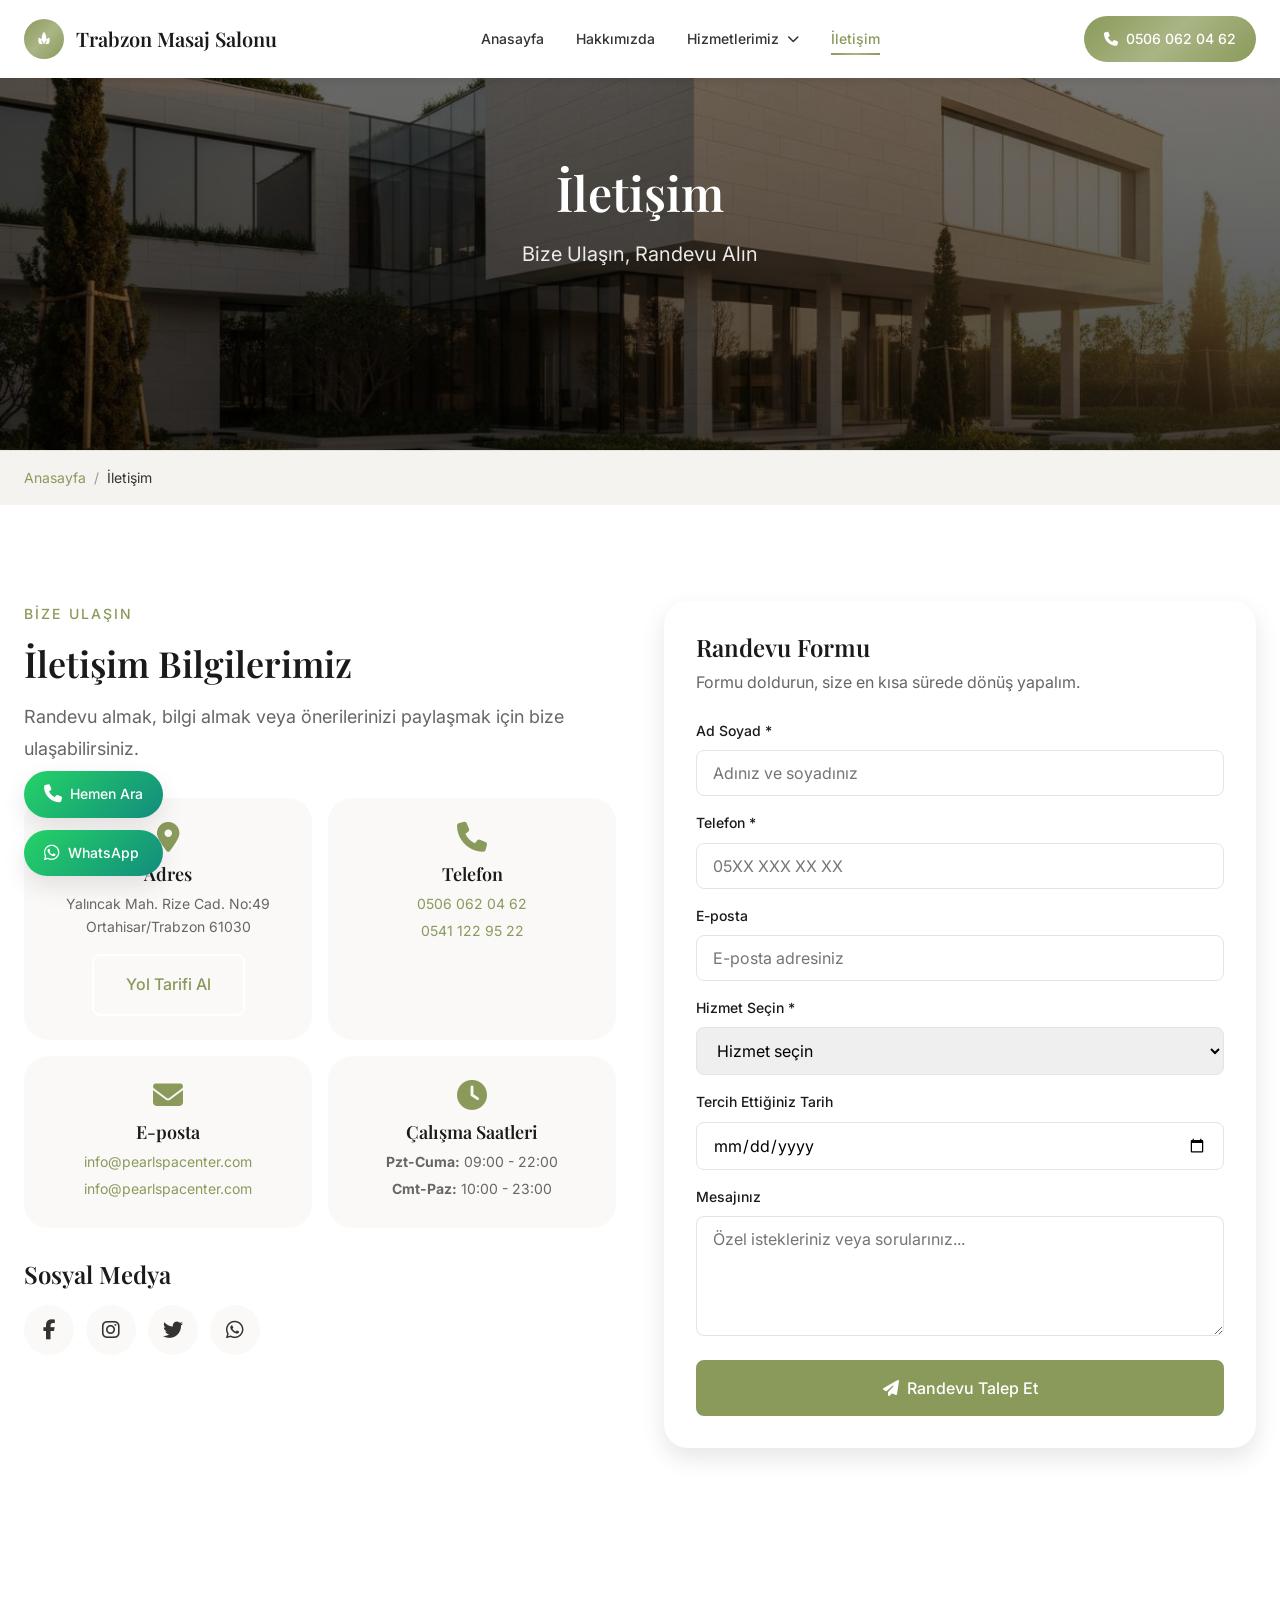
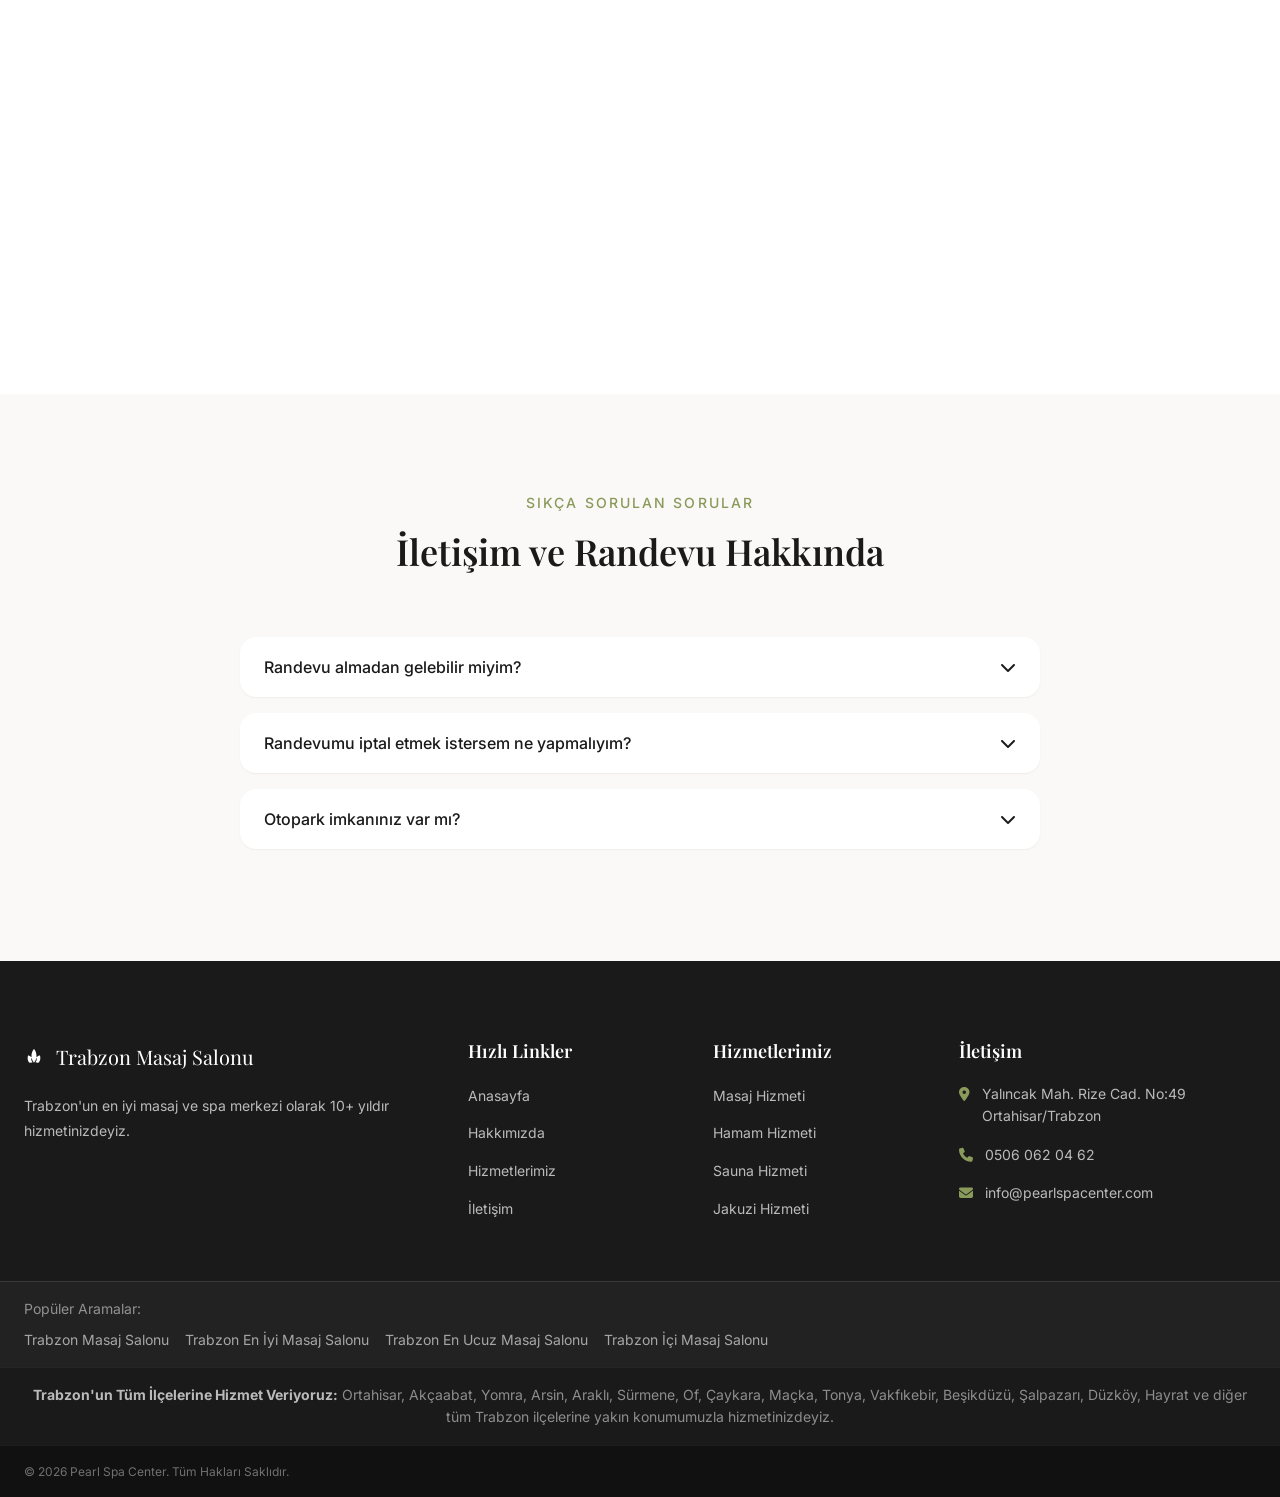
<file: iletisim.html>
<!DOCTYPE html>
<html lang="tr">
<head>
    <meta charset="UTF-8">
    <meta name="viewport" content="width=device-width, initial-scale=1.0">
    <title>İletişim | Trabzon Masaj Salonu | Randevu ve Adres Bilgileri</title>
    <meta name="description" content="Trabzon Masaj Salonu iletişim bilgileri. Adres: Ortahisar, Trabzon. Telefon: 0506 062 04 62. WhatsApp: 0541 122 95 22. Hemen randevu alın!">
    <meta name="keywords" content="trabzon masaj salonu iletişim, trabzon masaj adres, trabzon masaj telefon, trabzon spa iletişim">
    <meta name="robots" content="index, follow">
    <link rel="canonical" href="https://masajsalonutrabzon.com/iletisim">
    <link rel="preconnect" href="https://fonts.googleapis.com">
    <link rel="preconnect" href="https://fonts.gstatic.com" crossorigin>
    <link href="https://fonts.googleapis.com/css2?family=Playfair+Display:wght@400;500;600;700&family=Inter:wght@300;400;500;600&display=swap" rel="stylesheet">
    <link rel="stylesheet" href="https://cdnjs.cloudflare.com/ajax/libs/font-awesome/6.4.0/css/all.min.css">
    <link rel="stylesheet" href="css/style.css">
    <script type="application/ld+json">
    {
        "@context": "https://schema.org",
        "@type": "ContactPage",
        "name": "İletişim - Trabzon Masaj Salonu",
        "description": "Trabzon Masaj Salonu iletişim bilgileri ve randevu",
        "url": "https://masajsalonutrabzon.com/iletisim.html",
        "mainEntity": {
            "@type": "LocalBusiness",
            "name": "Trabzon Masaj Salonu",
            "address": {
                "@type": "PostalAddress",
                "streetAddress": "Örnek Mahallesi, Masaj Sokak No:1",
                "addressLocality": "Ortahisar",
                "addressRegion": "Trabzon",
                "postalCode": "61030",
                "addressCountry": "TR"
            },
            "telephone": "+90-462-123-45-67",
            "email": "info@pearlspacenter.com",
            "openingHours": ["Mo-Fr 09:00-22:00", "Sa-Su 10:00-23:00"]
        }
    }
    </script>
    <link rel="icon" type="image/svg+xml" href="/favicon.svg">
</head>
<body>
    <header class="header scrolled" id="header">
        <div class="container">
            <nav class="navbar">
                <a href="/" class="logo">
                    <span class="logo-icon"><svg xmlns="http://www.w3.org/2000/svg" viewBox="0 0 24 24" fill="currentColor" width="1em" height="1em"><path d="M12 2.3s-3 3-3 8.7c0 4.1 2.3 6.6 3 8 0.7-1.4 3-3.9 3-8 0-5.7-3-8.7-3-8.7zm-2.5 10.3c-2.3-1.6-4.5-2.6-4.5-2.6-1.5 4.3 0 7.3 1.2 8.5 2.5 0.7 4.1-0.2 4.1-0.2-1.7-1.9-2.3-4-0.8-5.7zm5 0c1.5 1.7 0.9 3.8-0.8 5.7 0 0 1.6 0.9 4.1 0.2 1.2-1.2 2.7-4.2 1.2-8.5 0 0-2.2 1-4.5 2.6z"/></svg></span>
                    <span class="logo-text">Trabzon Masaj Salonu</span>
                </a>
                <button class="mobile-menu-toggle" id="mobileMenuToggle" aria-label="Menüyü Aç/Kapat">
                    <span class="hamburger"></span>
                </button>
                <ul class="nav-menu" id="navMenu">
                    <li class="nav-item"><a href="/" class="nav-link">Anasayfa</a></li>
                    <li class="nav-item"><a href="hakkimizda" class="nav-link">Hakkımızda</a></li>
                    <li class="nav-item dropdown">
                        <a href="#" class="nav-link dropdown-toggle">Hizmetlerimiz<i class="fas fa-chevron-down dropdown-icon"></i></a>
                        <ul class="dropdown-menu">
                            <li><a href="hizmetler/masaj-hizmeti" class="dropdown-link">Masaj Hizmeti</a></li>
                            <li><a href="hizmetler/hamam-hizmeti" class="dropdown-link">Hamam Hizmeti</a></li>
                            <li><a href="hizmetler/sauna-hizmeti" class="dropdown-link">Sauna Hizmeti</a></li>
                            <li><a href="hizmetler/jakuzi-hizmeti" class="dropdown-link">Jakuzi Hizmeti</a></li>
                        </ul>
                    </li>
                    <li class="nav-item"><a href="iletisim" class="nav-link active">İletişim</a></li>
                </ul>
                <a href="tel:+905060620462" class="header-phone"><i class="fas fa-phone"></i><span>0506 062 04 62</span></a>
            </nav>
        </div>
    </header>

    <section class="page-header">
        <div class="page-header-overlay"></div>
        <div class="container">
            <div class="page-header-content">
                <h1 class="page-title">İletişim</h1>
                <p class="page-subtitle">Bize Ulaşın, Randevu Alın</p>
            </div>
        </div>
    </section>

    <nav class="breadcrumbs" aria-label="Breadcrumb">
        <div class="container">
            <ol class="breadcrumbs-list">
                <li class="breadcrumb-item"><a href="/">Anasayfa</a></li>
                <li class="breadcrumb-item active">İletişim</li>
            </ol>
        </div>
    </nav>

    <section class="contact section-padding">
        <div class="container">
            <div class="contact-grid">
                <div class="contact-info">
                    <span class="section-subtitle">Bize Ulaşın</span>
                    <h2 class="section-title">İletişim Bilgilerimiz</h2>
                    <p class="lead-text">Randevu almak, bilgi almak veya önerilerinizi paylaşmak için bize ulaşabilirsiniz.</p>
                    
                    <div class="contact-cards">
                        <div class="contact-card">
                            <i class="fas fa-map-marker-alt"></i>
                            <h4>Adres</h4>
                            <p>Yalıncak Mah. Rize Cad. No:49 Ortahisar/Trabzon 61030</p>
                            <a href="https://maps.google.com" target="_blank" rel="noopener noreferrer" class="btn btn-outline btn-sm">Yol Tarifi Al</a>
                        </div>
                        <div class="contact-card">
                            <i class="fas fa-phone"></i>
                            <h4>Telefon</h4>
                            <p><a href="tel:+905060620462">0506 062 04 62</a></p>
                            <p><a href="tel:+905411229522">0541 122 95 22</a></p>
                        </div>
                        <div class="contact-card">
                            <i class="fas fa-envelope"></i>
                            <h4>E-posta</h4>
                            <p><a href="mailto:info@pearlspacenter.com">info@pearlspacenter.com</a></p>
                            <p><a href="mailto:info@pearlspacenter.com">info@pearlspacenter.com</a></p>
                        </div>
                        <div class="contact-card">
                            <i class="fas fa-clock"></i>
                            <h4>Çalışma Saatleri</h4>
                            <p><strong>Pzt-Cuma:</strong> 09:00 - 22:00</p>
                            <p><strong>Cmt-Paz:</strong> 10:00 - 23:00</p>
                        </div>
                    </div>

                    <div class="social-contact">
                        <h4>Sosyal Medya</h4>
                        <div class="social-links-large">
                            <a href="#" aria-label="Facebook"><i class="fab fa-facebook-f"></i></a>
                            <a href="#" aria-label="Instagram"><i class="fab fa-instagram"></i></a>
                            <a href="#" aria-label="Twitter"><i class="fab fa-twitter"></i></a>
                            <a href="https://wa.me/905411229522" aria-label="WhatsApp"><i class="fab fa-whatsapp"></i></a>
                        </div>
                    </div>
                </div>

                <div class="contact-form-wrapper">
                    <div class="form-box">
                        <h3>Randevu Formu</h3>
                        <p>Formu doldurun, size en kısa sürede dönüş yapalım.</p>
                        <form class="contact-form" action="#" method="POST">
                            <div class="form-group">
                                <label for="name">Ad Soyad *</label>
                                <input type="text" id="name" name="name" required placeholder="Adınız ve soyadınız">
                            </div>
                            <div class="form-group">
                                <label for="phone">Telefon *</label>
                                <input type="tel" id="phone" name="phone" required placeholder="05XX XXX XX XX">
                            </div>
                            <div class="form-group">
                                <label for="email">E-posta</label>
                                <input type="email" id="email" name="email" placeholder="E-posta adresiniz">
                            </div>
                            <div class="form-group">
                                <label for="service">Hizmet Seçin *</label>
                                <select id="service" name="service" required>
                                    <option value="">Hizmet seçin</option>
                                    <option value="klasik-masaj">Klasik Masaj</option>
                                    <option value="aromaterapi">Aromaterapi Masajı</option>
                                    <option value="spor-masaji">Spor Masajı</option>
                                    <option value="sicak-tas">Sıcak Taş Masajı</option>
                                    <option value="hamile-masaji">Hamile Masajı</option>
                                    <option value="ciftler-masaji">Çiftlere Özel Masaj</option>
                                    <option value="hamam">Hamam Hizmeti</option>
                                    <option value="sauna">Sauna Hizmeti</option>
                                    <option value="jakuzi">Jakuzi Hizmeti</option>
                                </select>
                            </div>
                            <div class="form-group">
                                <label for="date">Tercih Ettiğiniz Tarih</label>
                                <input type="date" id="date" name="date">
                            </div>
                            <div class="form-group">
                                <label for="message">Mesajınız</label>
                                <textarea id="message" name="message" rows="4" placeholder="Özel istekleriniz veya sorularınız..."></textarea>
                            </div>
                            <button type="submit" class="btn btn-primary btn-full">
                                <i class="fas fa-paper-plane"></i> Randevu Talep Et
                            </button>
                        </form>
                    </div>
                </div>
            </div>
        </div>
    </section>

    <section class="map-section">
        <div class="map-container">
            <iframe src="https://www.google.com/maps/embed?pb=!1m18!1m12!1m3!1d3011.650123456789!2d39.7168!3d41.0027!2m3!1f0!2f0!3f0!3m2!1i1024!2i768!4f13.1!3m3!1m2!1s0x0%3A0x0!2zNDHCsDAwJzA5LjciTiAzOcKwNDMnMDAuNSJF!5e0!3m2!1str!2str!4v1234567890" width="100%" height="450" style="border:0;" allowfullscreen="" loading="lazy" referrerpolicy="no-referrer-when-downgrade" title="Trabzon Masaj Salonu Konum"></iframe>
        </div>
    </section>

    <section class="faq section-padding bg-light">
        <div class="container">
            <div class="section-header">
                <span class="section-subtitle">Sıkça Sorulan Sorular</span>
                <h2 class="section-title">İletişim ve Randevu Hakkında</h2>
            </div>
            <div class="faq-container">
                <div class="faq-item">
                    <button class="faq-question" aria-expanded="false">
                        <span>Randevu almadan gelebilir miyim?</span>
                        <i class="fas fa-chevron-down faq-icon"></i>
                    </button>
                    <div class="faq-answer">
                        <p>Yoğunluk durumuna göre walk-in müşterilerimizi kabul ediyoruz, ancak garantili hizmet için randevu almanızı öneririz.</p>
                    </div>
                </div>
                <div class="faq-item">
                    <button class="faq-question" aria-expanded="false">
                        <span>Randevumu iptal etmek istersem ne yapmalıyım?</span>
                        <i class="fas fa-chevron-down faq-icon"></i>
                    </button>
                    <div class="faq-answer">
                        <p>Randevunuzu en az 2 saat öncesinden telefon veya WhatsApp üzerinden iptal edebilirsiniz.</p>
                    </div>
                </div>
                <div class="faq-item">
                    <button class="faq-question" aria-expanded="false">
                        <span>Otopark imkanınız var mı?</span>
                        <i class="fas fa-chevron-down faq-icon"></i>
                    </button>
                    <div class="faq-answer">
                        <p>Evet, salonumuzda ücretsiz otopark imkanı bulunmaktadır.</p>
                    </div>
                </div>
            </div>
        </div>
    </section>

    <footer class="footer">
        <div class="footer-main">
            <div class="container">
                <div class="footer-grid">
                    <div class="footer-col footer-about">
                        <a href="/" class="footer-logo"><svg xmlns="http://www.w3.org/2000/svg" viewBox="0 0 24 24" fill="currentColor" width="1em" height="1em"><path d="M12 2.3s-3 3-3 8.7c0 4.1 2.3 6.6 3 8 0.7-1.4 3-3.9 3-8 0-5.7-3-8.7-3-8.7zm-2.5 10.3c-2.3-1.6-4.5-2.6-4.5-2.6-1.5 4.3 0 7.3 1.2 8.5 2.5 0.7 4.1-0.2 4.1-0.2-1.7-1.9-2.3-4-0.8-5.7zm5 0c1.5 1.7 0.9 3.8-0.8 5.7 0 0 1.6 0.9 4.1 0.2 1.2-1.2 2.7-4.2 1.2-8.5 0 0-2.2 1-4.5 2.6z"/></svg><span>Trabzon Masaj Salonu</span></a>
                        <p class="footer-text">Trabzon'un en iyi masaj ve spa merkezi olarak 10+ yıldır hizmetinizdeyiz.</p>
                        
                    </div>
                    <div class="footer-col">
                        <h4 class="footer-title">Hızlı Linkler</h4>
                        <ul class="footer-links">
                            <li><a href="/">Anasayfa</a></li>
                            <li><a href="hakkimizda">Hakkımızda</a></li>
                            <li><a href="hizmetler/masaj-hizmeti">Hizmetlerimiz</a></li>
                            <li><a href="iletisim">İletişim</a></li>
                        </ul>
                    </div>
                    <div class="footer-col">
                        <h4 class="footer-title">Hizmetlerimiz</h4>
                        <ul class="footer-links">
                            <li><a href="hizmetler/masaj-hizmeti">Masaj Hizmeti</a></li>
                            <li><a href="hizmetler/hamam-hizmeti">Hamam Hizmeti</a></li>
                            <li><a href="hizmetler/sauna-hizmeti">Sauna Hizmeti</a></li>
                            <li><a href="hizmetler/jakuzi-hizmeti">Jakuzi Hizmeti</a></li>
                        </ul>
                    </div>
                    <div class="footer-col">
                        <h4 class="footer-title">İletişim</h4>
                        <ul class="footer-contact">
                            <li><i class="fas fa-map-marker-alt"></i><span>Yalıncak Mah. Rize Cad. No:49 Ortahisar/Trabzon</span></li>
                            <li><i class="fas fa-phone"></i><a href="tel:+905060620462">0506 062 04 62</a></li>
                            <li><i class="fas fa-envelope"></i><a href="mailto:info@pearlspacenter.com">info@pearlspacenter.com</a></li>
                        </ul>
                    </div>
                </div>
            </div>
        </div>
        <div class="footer-internal-links">
            <div class="container">
                <p class="internal-links-title">Popüler Aramalar:</p>
                <nav class="internal-links-nav">
                    <a href="trabzon-masaj-salonu">Trabzon Masaj Salonu</a>
                    <a href="trabzon-en-iyi-masaj-salonu">Trabzon En İyi Masaj Salonu</a>
                    <a href="trabzon-en-ucuz-masaj-salonu">Trabzon En Ucuz Masaj Salonu</a>
                    <a href="trabzon-ici-masaj-salonu">Trabzon İçi Masaj Salonu</a>
                </nav>
            </div>
        </div>
        <div class="footer-local-seo">
            <div class="container">
                <p><strong>Trabzon'un Tüm İlçelerine Hizmet Veriyoruz:</strong> Ortahisar, Akçaabat, Yomra, Arsin, Araklı, Sürmene, Of, Çaykara, Maçka, Tonya, Vakfıkebir, Beşikdüzü, Şalpazarı, Düzköy, Hayrat ve diğer tüm Trabzon ilçelerine yakın konumumuzla hizmetinizdeyiz.</p>
            </div>
        </div>
        <div class="footer-bottom">
            <div class="container">
                <p class="copyright">&copy; 2026 Pearl Spa Center. Tüm Hakları Saklıdır.</p>
            </div>
        </div>
    </footer>

    <div class="fixed-contact-buttons">
        <a href="tel:+905060620462" class="fixed-btn fixed-call" aria-label="Hemen Ara"><i class="fas fa-phone"></i><span class="fixed-btn-text">Hemen Ara</span></a>
        <a href="https://wa.me/905411229522" class="fixed-btn fixed-whatsapp" target="_blank" rel="noopener noreferrer" aria-label="WhatsApp"><i class="fab fa-whatsapp"></i><span class="fixed-btn-text">WhatsApp</span></a>
    </div>

    <button class="back-to-top" id="backToTop" aria-label="Yukarı Çık"><i class="fas fa-chevron-up"></i></button>
    <script src="js/main.js"></script>
</body>
</html>
</file>
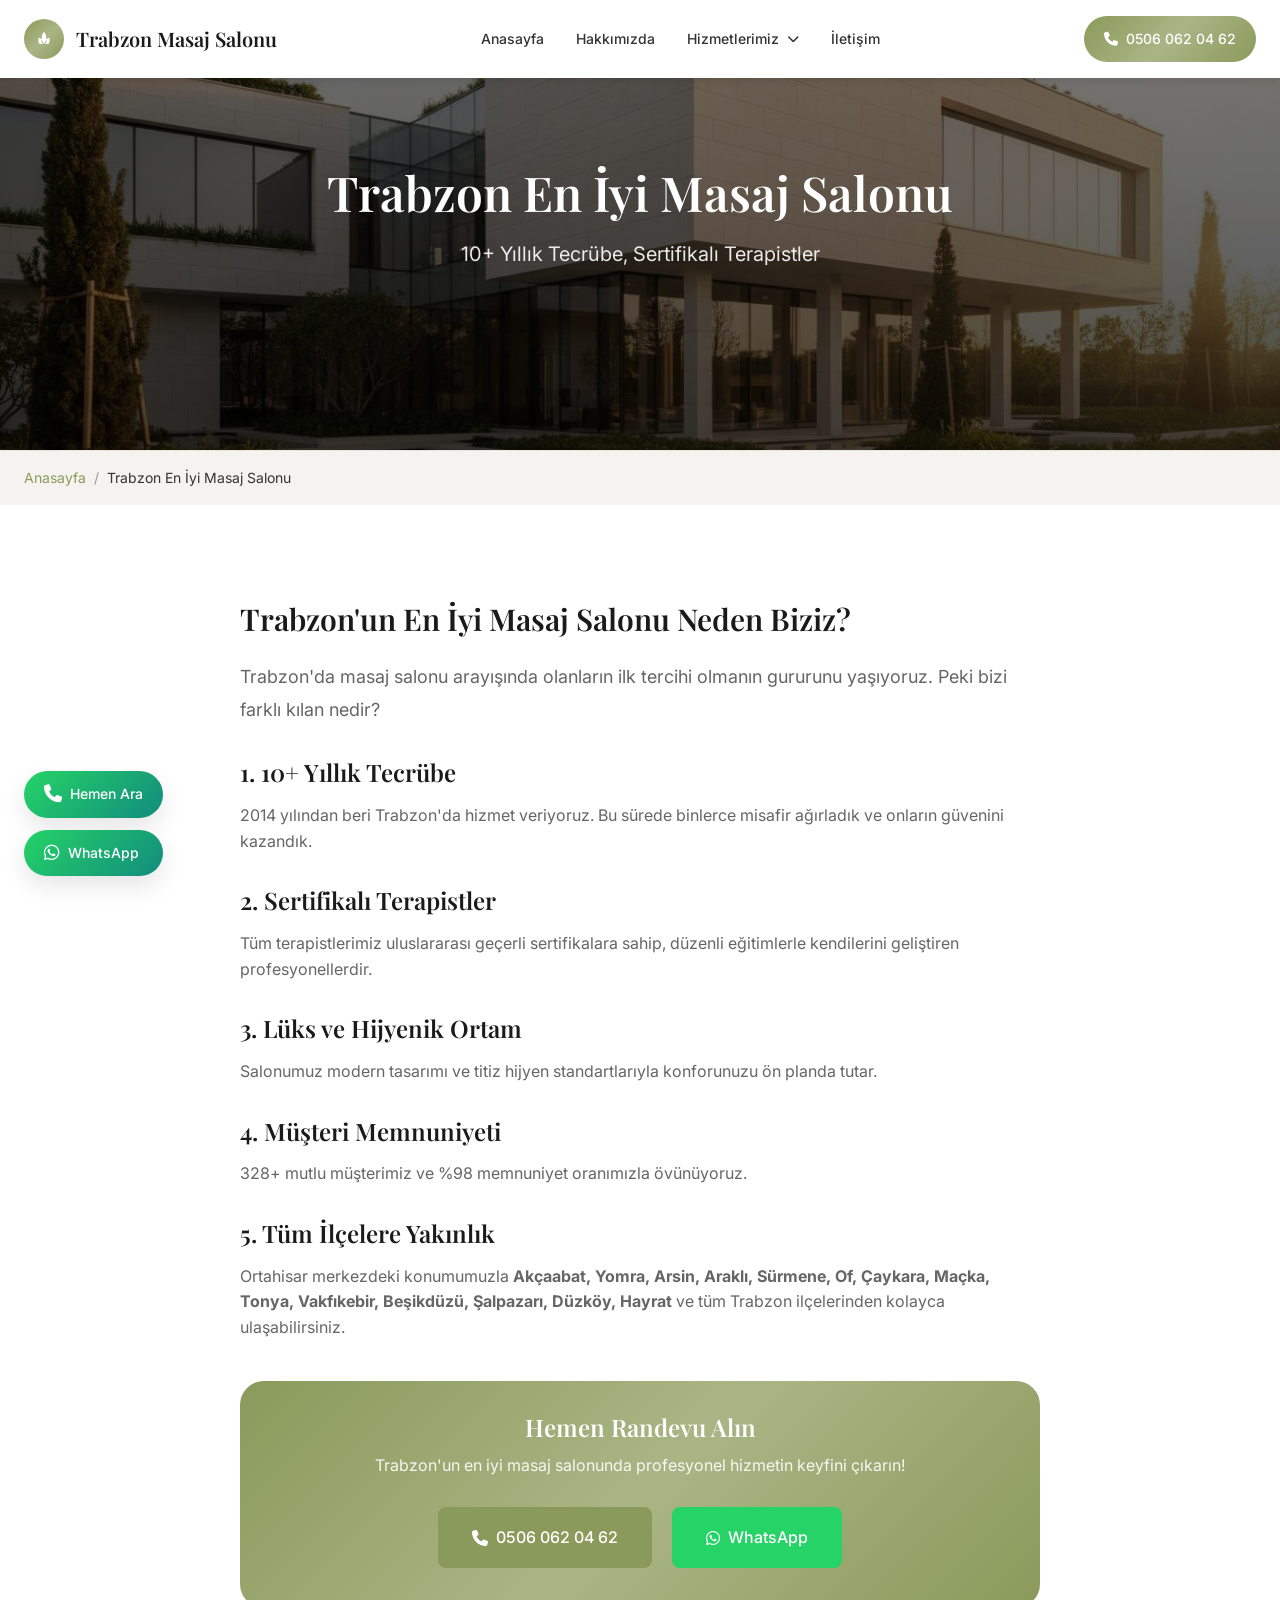
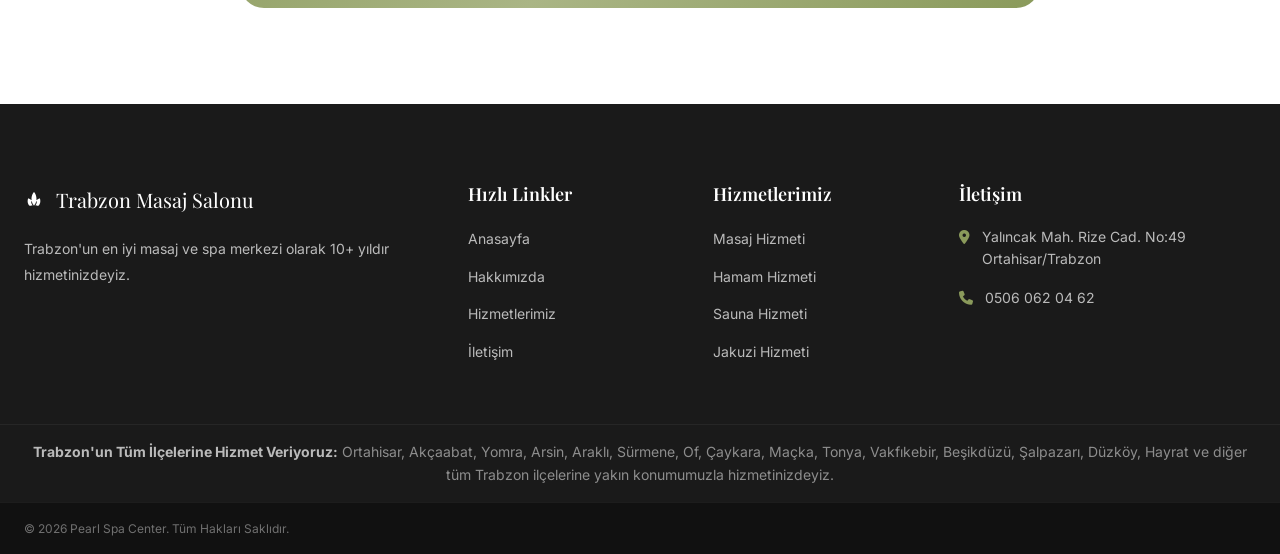
<file: trabzon-en-iyi-masaj-salonu.html>
<!DOCTYPE html>
<html lang="tr">
<head>
    <meta charset="UTF-8">
    <meta name="viewport" content="width=device-width, initial-scale=1.0">
    <title>Trabzon En İyi Masaj Salonu | 10+ Yıllık Tecrübe</title>
    <meta name="description" content="Trabzon'un en iyi masaj salonu. 10+ yıllık tecrübe, sertifikalı terapistler, lüks ortam. Ortahisar, Akçaabat ve tüm ilçelere hizmet.">
    <meta name="keywords" content="trabzon en iyi masaj salonu, trabzon en iyi masaj, trabzon en iyi spa">
    <meta name="robots" content="index, follow">
    <link rel="canonical" href="https://masajsalonutrabzon.com/trabzon-en-iyi-masaj-salonu">
    <link rel="preconnect" href="https://fonts.googleapis.com">
    <link rel="preconnect" href="https://fonts.gstatic.com" crossorigin>
    <link href="https://fonts.googleapis.com/css2?family=Playfair+Display:wght@400;500;600;700&family=Inter:wght@300;400;500;600&display=swap" rel="stylesheet">
    <link rel="stylesheet" href="https://cdnjs.cloudflare.com/ajax/libs/font-awesome/6.4.0/css/all.min.css">
    <link rel="stylesheet" href="css/style.css">
    <link rel="icon" type="image/svg+xml" href="/favicon.svg">
</head>
<body>
    <header class="header scrolled" id="header">
        <div class="container">
            <nav class="navbar">
                <a href="/" class="logo">
                    <span class="logo-icon"><svg xmlns="http://www.w3.org/2000/svg" viewBox="0 0 24 24" fill="currentColor" width="1em" height="1em"><path d="M12 2.3s-3 3-3 8.7c0 4.1 2.3 6.6 3 8 0.7-1.4 3-3.9 3-8 0-5.7-3-8.7-3-8.7zm-2.5 10.3c-2.3-1.6-4.5-2.6-4.5-2.6-1.5 4.3 0 7.3 1.2 8.5 2.5 0.7 4.1-0.2 4.1-0.2-1.7-1.9-2.3-4-0.8-5.7zm5 0c1.5 1.7 0.9 3.8-0.8 5.7 0 0 1.6 0.9 4.1 0.2 1.2-1.2 2.7-4.2 1.2-8.5 0 0-2.2 1-4.5 2.6z"/></svg></span>
                    <span class="logo-text">Trabzon Masaj Salonu</span>
                </a>
                <button class="mobile-menu-toggle" id="mobileMenuToggle" aria-label="Menüyü Aç/Kapat">
                    <span class="hamburger"></span>
                </button>
                <ul class="nav-menu" id="navMenu">
                    <li class="nav-item"><a href="/" class="nav-link">Anasayfa</a></li>
                    <li class="nav-item"><a href="hakkimizda" class="nav-link">Hakkımızda</a></li>
                    <li class="nav-item dropdown">
                        <a href="#" class="nav-link dropdown-toggle">Hizmetlerimiz<i class="fas fa-chevron-down dropdown-icon"></i></a>
                        <ul class="dropdown-menu">
                            <li><a href="hizmetler/masaj-hizmeti" class="dropdown-link">Masaj Hizmeti</a></li>
                            <li><a href="hizmetler/hamam-hizmeti" class="dropdown-link">Hamam Hizmeti</a></li>
                            <li><a href="hizmetler/sauna-hizmeti" class="dropdown-link">Sauna Hizmeti</a></li>
                            <li><a href="hizmetler/jakuzi-hizmeti" class="dropdown-link">Jakuzi Hizmeti</a></li>
                        </ul>
                    </li>
                    <li class="nav-item"><a href="iletisim" class="nav-link">İletişim</a></li>
                </ul>
                <a href="tel:+905060620462" class="header-phone"><i class="fas fa-phone"></i><span>0506 062 04 62</span></a>
            </nav>
        </div>
    </header>

    <section class="page-header">
        <div class="page-header-overlay"></div>
        <div class="container">
            <div class="page-header-content">
                <h1 class="page-title">Trabzon En İyi Masaj Salonu</h1>
                <p class="page-subtitle">10+ Yıllık Tecrübe, Sertifikalı Terapistler</p>
            </div>
        </div>
    </section>

    <nav class="breadcrumbs" aria-label="Breadcrumb">
        <div class="container">
            <ol class="breadcrumbs-list">
                <li class="breadcrumb-item"><a href="/">Anasayfa</a></li>
                <li class="breadcrumb-item active">Trabzon En İyi Masaj Salonu</li>
            </ol>
        </div>
    </nav>

    <section class="content-page section-padding">
        <div class="container">
            <div class="content-grid">
                <div class="main-content">
                    <h2>Trabzon'un En İyi Masaj Salonu Neden Biziz?</h2>
                    <p class="lead-text">Trabzon'da masaj salonu arayışında olanların ilk tercihi olmanın gururunu yaşıyoruz. Peki bizi farklı kılan nedir?</p>
                    
                    <h3>1. 10+ Yıllık Tecrübe</h3>
                    <p>2014 yılından beri Trabzon'da hizmet veriyoruz. Bu sürede binlerce misafir ağırladık ve onların güvenini kazandık.</p>
                    
                    <h3>2. Sertifikalı Terapistler</h3>
                    <p>Tüm terapistlerimiz uluslararası geçerli sertifikalara sahip, düzenli eğitimlerle kendilerini geliştiren profesyonellerdir.</p>
                    
                    <h3>3. Lüks ve Hijyenik Ortam</h3>
                    <p>Salonumuz modern tasarımı ve titiz hijyen standartlarıyla konforunuzu ön planda tutar.</p>
                    
                    <h3>4. Müşteri Memnuniyeti</h3>
                    <p>328+ mutlu müşterimiz ve %98 memnuniyet oranımızla övünüyoruz.</p>
                    
                    <h3>5. Tüm İlçelere Yakınlık</h3>
                    <p>Ortahisar merkezdeki konumumuzla <strong>Akçaabat, Yomra, Arsin, Araklı, Sürmene, Of, Çaykara, Maçka, Tonya, Vakfıkebir, Beşikdüzü, Şalpazarı, Düzköy, Hayrat</strong> ve tüm Trabzon ilçelerinden kolayca ulaşabilirsiniz.</p>

                    <div class="cta-box-inline">
                        <h4>Hemen Randevu Alın</h4>
                        <p>Trabzon'un en iyi masaj salonunda profesyonel hizmetin keyfini çıkarın!</p>
                        <a href="tel:+905060620462" class="btn btn-primary"><i class="fas fa-phone"></i> 0506 062 04 62</a>
                        <a href="https://wa.me/905411229522" class="btn btn-whatsapp" target="_blank" rel="noopener noreferrer"><i class="fab fa-whatsapp"></i> WhatsApp</a>
                    </div>
                </div>
            </div>
        </div>
    </section>

    <footer class="footer">
        <div class="footer-main">
            <div class="container">
                <div class="footer-grid">
                    <div class="footer-col footer-about">
                        <a href="/" class="footer-logo"><svg xmlns="http://www.w3.org/2000/svg" viewBox="0 0 24 24" fill="currentColor" width="1em" height="1em"><path d="M12 2.3s-3 3-3 8.7c0 4.1 2.3 6.6 3 8 0.7-1.4 3-3.9 3-8 0-5.7-3-8.7-3-8.7zm-2.5 10.3c-2.3-1.6-4.5-2.6-4.5-2.6-1.5 4.3 0 7.3 1.2 8.5 2.5 0.7 4.1-0.2 4.1-0.2-1.7-1.9-2.3-4-0.8-5.7zm5 0c1.5 1.7 0.9 3.8-0.8 5.7 0 0 1.6 0.9 4.1 0.2 1.2-1.2 2.7-4.2 1.2-8.5 0 0-2.2 1-4.5 2.6z"/></svg><span>Trabzon Masaj Salonu</span></a>
                        <p class="footer-text">Trabzon'un en iyi masaj ve spa merkezi olarak 10+ yıldır hizmetinizdeyiz.</p>
                    </div>
                    <div class="footer-col">
                        <h4 class="footer-title">Hızlı Linkler</h4>
                        <ul class="footer-links">
                            <li><a href="/">Anasayfa</a></li>
                            <li><a href="hakkimizda">Hakkımızda</a></li>
                            <li><a href="hizmetler/masaj-hizmeti">Hizmetlerimiz</a></li>
                            <li><a href="iletisim">İletişim</a></li>
                        </ul>
                    </div>
                    <div class="footer-col">
                        <h4 class="footer-title">Hizmetlerimiz</h4>
                        <ul class="footer-links">
                            <li><a href="hizmetler/masaj-hizmeti">Masaj Hizmeti</a></li>
                            <li><a href="hizmetler/hamam-hizmeti">Hamam Hizmeti</a></li>
                            <li><a href="hizmetler/sauna-hizmeti">Sauna Hizmeti</a></li>
                            <li><a href="hizmetler/jakuzi-hizmeti">Jakuzi Hizmeti</a></li>
                        </ul>
                    </div>
                    <div class="footer-col">
                        <h4 class="footer-title">İletişim</h4>
                        <ul class="footer-contact">
                            <li><i class="fas fa-map-marker-alt"></i><span>Yalıncak Mah. Rize Cad. No:49 Ortahisar/Trabzon</span></li>
                            <li><i class="fas fa-phone"></i><a href="tel:+905060620462">0506 062 04 62</a></li>
                        </ul>
                    </div>
                </div>
            </div>
        </div>
        <div class="footer-local-seo">
            <div class="container">
                <p><strong>Trabzon'un Tüm İlçelerine Hizmet Veriyoruz:</strong> Ortahisar, Akçaabat, Yomra, Arsin, Araklı, Sürmene, Of, Çaykara, Maçka, Tonya, Vakfıkebir, Beşikdüzü, Şalpazarı, Düzköy, Hayrat ve diğer tüm Trabzon ilçelerine yakın konumumuzla hizmetinizdeyiz.</p>
            </div>
        </div>
        <div class="footer-bottom">
            <div class="container">
                <p class="copyright">&copy; 2026 Pearl Spa Center. Tüm Hakları Saklıdır.</p>
            </div>
        </div>
    </footer>

    <div class="fixed-contact-buttons">
        <a href="tel:+905060620462" class="fixed-btn fixed-call" aria-label="Hemen Ara"><i class="fas fa-phone"></i><span class="fixed-btn-text">Hemen Ara</span></a>
        <a href="https://wa.me/905411229522" class="fixed-btn fixed-whatsapp" target="_blank" rel="noopener noreferrer" aria-label="WhatsApp"><i class="fab fa-whatsapp"></i><span class="fixed-btn-text">WhatsApp</span></a>
    </div>

    <button class="back-to-top" id="backToTop" aria-label="Yukarı Çık"><i class="fas fa-chevron-up"></i></button>
    <script src="js/main.js"></script>
</body>
</html>
</file>
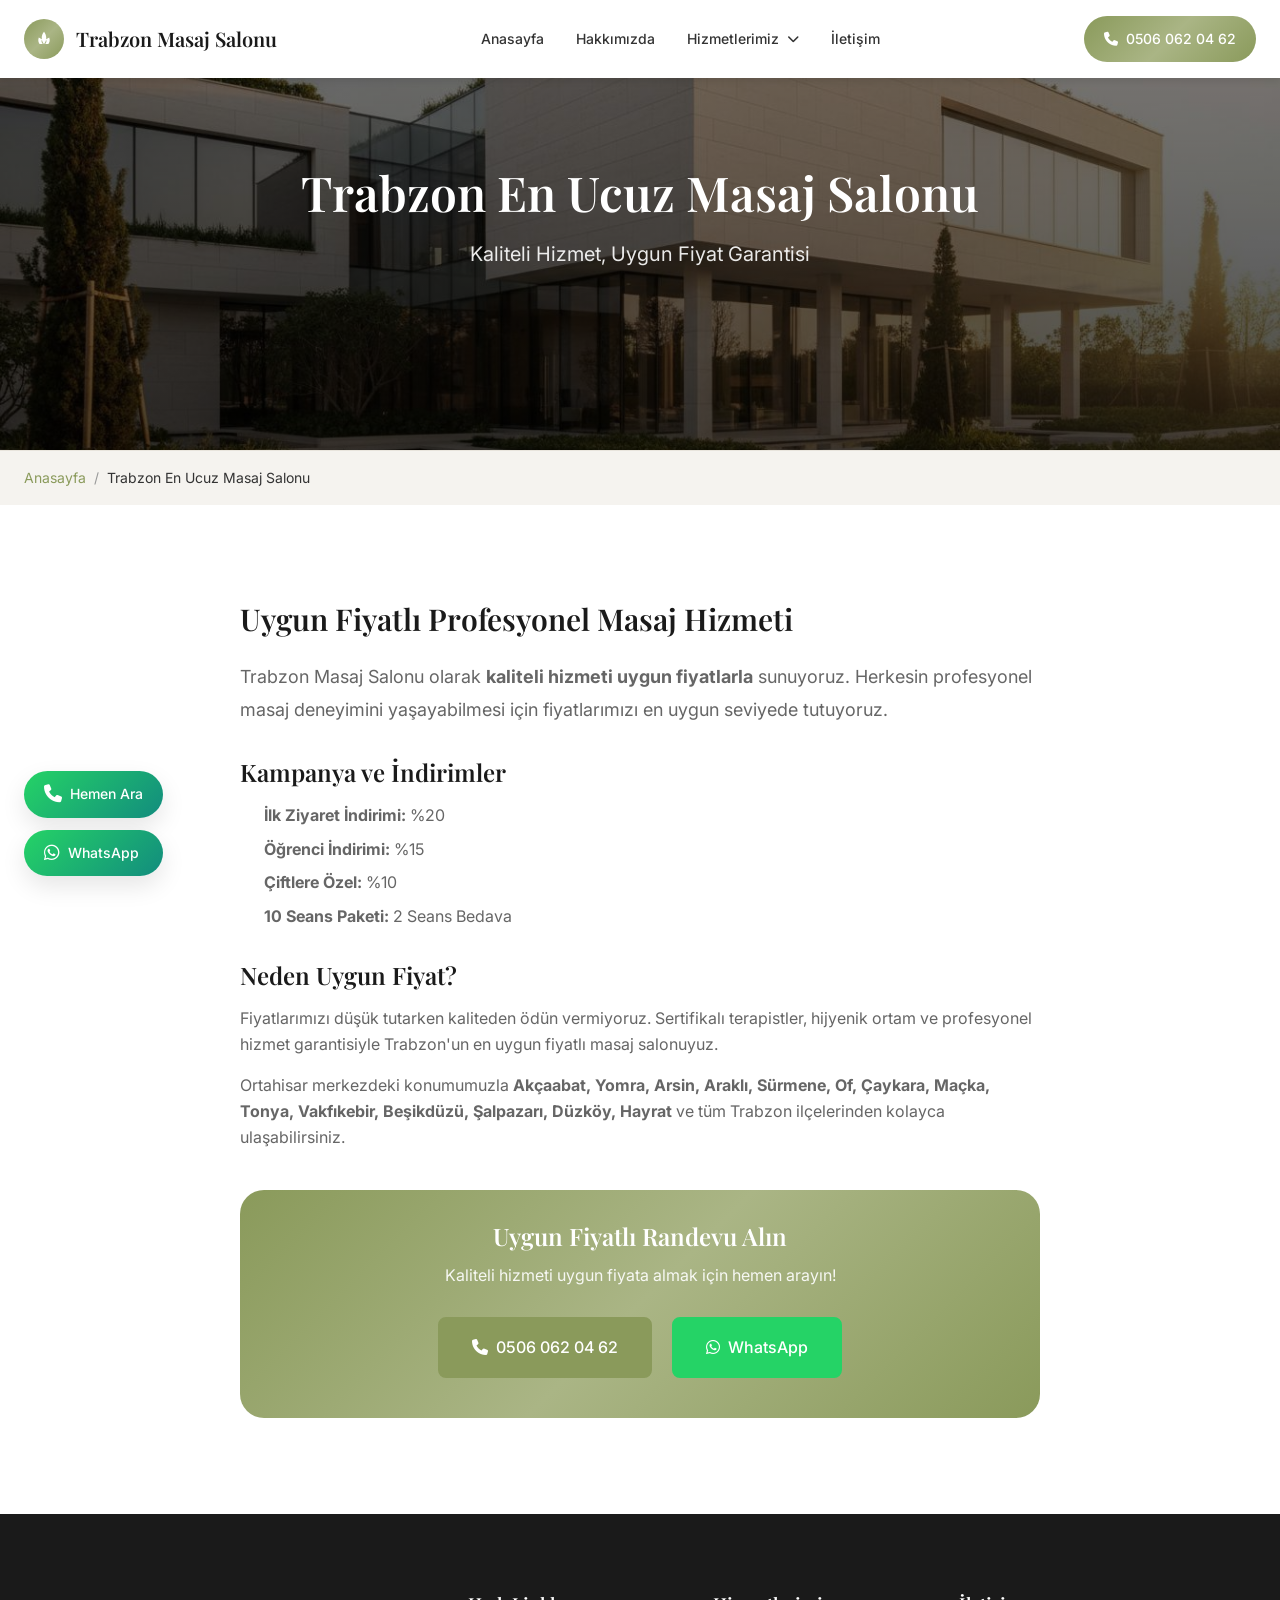
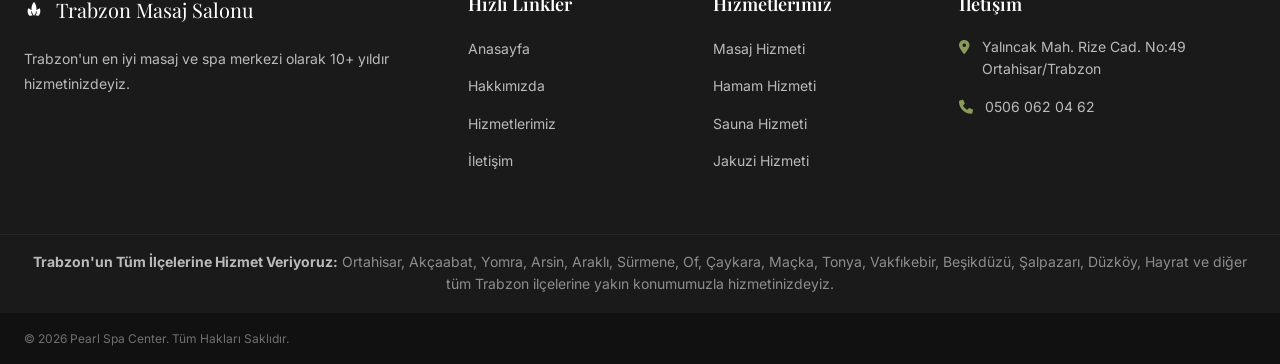
<file: trabzon-en-ucuz-masaj-salonu.html>
<!DOCTYPE html>
<html lang="tr">
<head>
    <meta charset="UTF-8">
    <meta name="viewport" content="width=device-width, initial-scale=1.0">
    <title>Trabzon En Ucuz Masaj Salonu | Uygun Fiyatlı Profesyonel Hizmet</title>
    <meta name="description" content="Trabzon'un en ucuz masaj salonu. Kaliteli hizmet, uygun fiyat. Ortahisar, Akçaabat ve tüm ilçelere hizmet.">
    <meta name="keywords" content="trabzon en ucuz masaj salonu, trabzon ucuz masaj, trabzon uygun fiyatlı masaj">
    <meta name="robots" content="index, follow">
    <link rel="canonical" href="https://masajsalonutrabzon.com/trabzon-en-ucuz-masaj-salonu">
    <link rel="preconnect" href="https://fonts.googleapis.com">
    <link rel="preconnect" href="https://fonts.gstatic.com" crossorigin>
    <link href="https://fonts.googleapis.com/css2?family=Playfair+Display:wght@400;500;600;700&family=Inter:wght@300;400;500;600&display=swap" rel="stylesheet">
    <link rel="stylesheet" href="https://cdnjs.cloudflare.com/ajax/libs/font-awesome/6.4.0/css/all.min.css">
    <link rel="stylesheet" href="css/style.css">
    <link rel="icon" type="image/svg+xml" href="/favicon.svg">
</head>
<body>
    <header class="header scrolled" id="header">
        <div class="container">
            <nav class="navbar">
                <a href="/" class="logo">
                    <span class="logo-icon"><svg xmlns="http://www.w3.org/2000/svg" viewBox="0 0 24 24" fill="currentColor" width="1em" height="1em"><path d="M12 2.3s-3 3-3 8.7c0 4.1 2.3 6.6 3 8 0.7-1.4 3-3.9 3-8 0-5.7-3-8.7-3-8.7zm-2.5 10.3c-2.3-1.6-4.5-2.6-4.5-2.6-1.5 4.3 0 7.3 1.2 8.5 2.5 0.7 4.1-0.2 4.1-0.2-1.7-1.9-2.3-4-0.8-5.7zm5 0c1.5 1.7 0.9 3.8-0.8 5.7 0 0 1.6 0.9 4.1 0.2 1.2-1.2 2.7-4.2 1.2-8.5 0 0-2.2 1-4.5 2.6z"/></svg></span>
                    <span class="logo-text">Trabzon Masaj Salonu</span>
                </a>
                <button class="mobile-menu-toggle" id="mobileMenuToggle" aria-label="Menüyü Aç/Kapat">
                    <span class="hamburger"></span>
                </button>
                <ul class="nav-menu" id="navMenu">
                    <li class="nav-item"><a href="/" class="nav-link">Anasayfa</a></li>
                    <li class="nav-item"><a href="hakkimizda" class="nav-link">Hakkımızda</a></li>
                    <li class="nav-item dropdown">
                        <a href="#" class="nav-link dropdown-toggle">Hizmetlerimiz<i class="fas fa-chevron-down dropdown-icon"></i></a>
                        <ul class="dropdown-menu">
                            <li><a href="hizmetler/masaj-hizmeti" class="dropdown-link">Masaj Hizmeti</a></li>
                            <li><a href="hizmetler/hamam-hizmeti" class="dropdown-link">Hamam Hizmeti</a></li>
                            <li><a href="hizmetler/sauna-hizmeti" class="dropdown-link">Sauna Hizmeti</a></li>
                            <li><a href="hizmetler/jakuzi-hizmeti" class="dropdown-link">Jakuzi Hizmeti</a></li>
                        </ul>
                    </li>
                    <li class="nav-item"><a href="iletisim" class="nav-link">İletişim</a></li>
                </ul>
                <a href="tel:+905060620462" class="header-phone"><i class="fas fa-phone"></i><span>0506 062 04 62</span></a>
            </nav>
        </div>
    </header>

    <section class="page-header">
        <div class="page-header-overlay"></div>
        <div class="container">
            <div class="page-header-content">
                <h1 class="page-title">Trabzon En Ucuz Masaj Salonu</h1>
                <p class="page-subtitle">Kaliteli Hizmet, Uygun Fiyat Garantisi</p>
            </div>
        </div>
    </section>

    <nav class="breadcrumbs" aria-label="Breadcrumb">
        <div class="container">
            <ol class="breadcrumbs-list">
                <li class="breadcrumb-item"><a href="/">Anasayfa</a></li>
                <li class="breadcrumb-item active">Trabzon En Ucuz Masaj Salonu</li>
            </ol>
        </div>
    </nav>

    <section class="content-page section-padding">
        <div class="container">
            <div class="content-grid">
                <div class="main-content">
                    <h2>Uygun Fiyatlı Profesyonel Masaj Hizmeti</h2>
                    <p class="lead-text">Trabzon Masaj Salonu olarak <strong>kaliteli hizmeti uygun fiyatlarla</strong> sunuyoruz. Herkesin profesyonel masaj deneyimini yaşayabilmesi için fiyatlarımızı en uygun seviyede tutuyoruz.</p>

                    <h3>Kampanya ve İndirimler</h3>
                    <ul>
                        <li><strong>İlk Ziyaret İndirimi:</strong> %20</li>
                        <li><strong>Öğrenci İndirimi:</strong> %15</li>
                        <li><strong>Çiftlere Özel:</strong> %10</li>
                        <li><strong>10 Seans Paketi:</strong> 2 Seans Bedava</li>
                    </ul>
                    
                    <h3>Neden Uygun Fiyat?</h3>
                    <p>Fiyatlarımızı düşük tutarken kaliteden ödün vermiyoruz. Sertifikalı terapistler, hijyenik ortam ve profesyonel hizmet garantisiyle Trabzon'un en uygun fiyatlı masaj salonuyuz.</p>

                    <p>Ortahisar merkezdeki konumumuzla <strong>Akçaabat, Yomra, Arsin, Araklı, Sürmene, Of, Çaykara, Maçka, Tonya, Vakfıkebir, Beşikdüzü, Şalpazarı, Düzköy, Hayrat</strong> ve tüm Trabzon ilçelerinden kolayca ulaşabilirsiniz.</p>

                    <div class="cta-box-inline">
                        <h4>Uygun Fiyatlı Randevu Alın</h4>
                        <p>Kaliteli hizmeti uygun fiyata almak için hemen arayın!</p>
                        <a href="tel:+905060620462" class="btn btn-primary"><i class="fas fa-phone"></i> 0506 062 04 62</a>
                        <a href="https://wa.me/905411229522" class="btn btn-whatsapp" target="_blank" rel="noopener noreferrer"><i class="fab fa-whatsapp"></i> WhatsApp</a>
                    </div>
                </div>
            </div>
        </div>
    </section>

    <footer class="footer">
        <div class="footer-main">
            <div class="container">
                <div class="footer-grid">
                    <div class="footer-col footer-about">
                        <a href="/" class="footer-logo"><svg xmlns="http://www.w3.org/2000/svg" viewBox="0 0 24 24" fill="currentColor" width="1em" height="1em"><path d="M12 2.3s-3 3-3 8.7c0 4.1 2.3 6.6 3 8 0.7-1.4 3-3.9 3-8 0-5.7-3-8.7-3-8.7zm-2.5 10.3c-2.3-1.6-4.5-2.6-4.5-2.6-1.5 4.3 0 7.3 1.2 8.5 2.5 0.7 4.1-0.2 4.1-0.2-1.7-1.9-2.3-4-0.8-5.7zm5 0c1.5 1.7 0.9 3.8-0.8 5.7 0 0 1.6 0.9 4.1 0.2 1.2-1.2 2.7-4.2 1.2-8.5 0 0-2.2 1-4.5 2.6z"/></svg><span>Trabzon Masaj Salonu</span></a>
                        <p class="footer-text">Trabzon'un en iyi masaj ve spa merkezi olarak 10+ yıldır hizmetinizdeyiz.</p>
                    </div>
                    <div class="footer-col">
                        <h4 class="footer-title">Hızlı Linkler</h4>
                        <ul class="footer-links">
                            <li><a href="/">Anasayfa</a></li>
                            <li><a href="hakkimizda">Hakkımızda</a></li>
                            <li><a href="hizmetler/masaj-hizmeti">Hizmetlerimiz</a></li>
                            <li><a href="iletisim">İletişim</a></li>
                        </ul>
                    </div>
                    <div class="footer-col">
                        <h4 class="footer-title">Hizmetlerimiz</h4>
                        <ul class="footer-links">
                            <li><a href="hizmetler/masaj-hizmeti">Masaj Hizmeti</a></li>
                            <li><a href="hizmetler/hamam-hizmeti">Hamam Hizmeti</a></li>
                            <li><a href="hizmetler/sauna-hizmeti">Sauna Hizmeti</a></li>
                            <li><a href="hizmetler/jakuzi-hizmeti">Jakuzi Hizmeti</a></li>
                        </ul>
                    </div>
                    <div class="footer-col">
                        <h4 class="footer-title">İletişim</h4>
                        <ul class="footer-contact">
                            <li><i class="fas fa-map-marker-alt"></i><span>Yalıncak Mah. Rize Cad. No:49 Ortahisar/Trabzon</span></li>
                            <li><i class="fas fa-phone"></i><a href="tel:+905060620462">0506 062 04 62</a></li>
                        </ul>
                    </div>
                </div>
            </div>
        </div>
        <div class="footer-local-seo">
            <div class="container">
                <p><strong>Trabzon'un Tüm İlçelerine Hizmet Veriyoruz:</strong> Ortahisar, Akçaabat, Yomra, Arsin, Araklı, Sürmene, Of, Çaykara, Maçka, Tonya, Vakfıkebir, Beşikdüzü, Şalpazarı, Düzköy, Hayrat ve diğer tüm Trabzon ilçelerine yakın konumumuzla hizmetinizdeyiz.</p>
            </div>
        </div>
        <div class="footer-bottom">
            <div class="container">
                <p class="copyright">&copy; 2026 Pearl Spa Center. Tüm Hakları Saklıdır.</p>
            </div>
        </div>
    </footer>

    <div class="fixed-contact-buttons">
        <a href="tel:+905060620462" class="fixed-btn fixed-call" aria-label="Hemen Ara"><i class="fas fa-phone"></i><span class="fixed-btn-text">Hemen Ara</span></a>
        <a href="https://wa.me/905411229522" class="fixed-btn fixed-whatsapp" target="_blank" rel="noopener noreferrer" aria-label="WhatsApp"><i class="fab fa-whatsapp"></i><span class="fixed-btn-text">WhatsApp</span></a>
    </div>

    <button class="back-to-top" id="backToTop" aria-label="Yukarı Çık"><i class="fas fa-chevron-up"></i></button>
    <script src="js/main.js"></script>
</body>
</html>
</file>
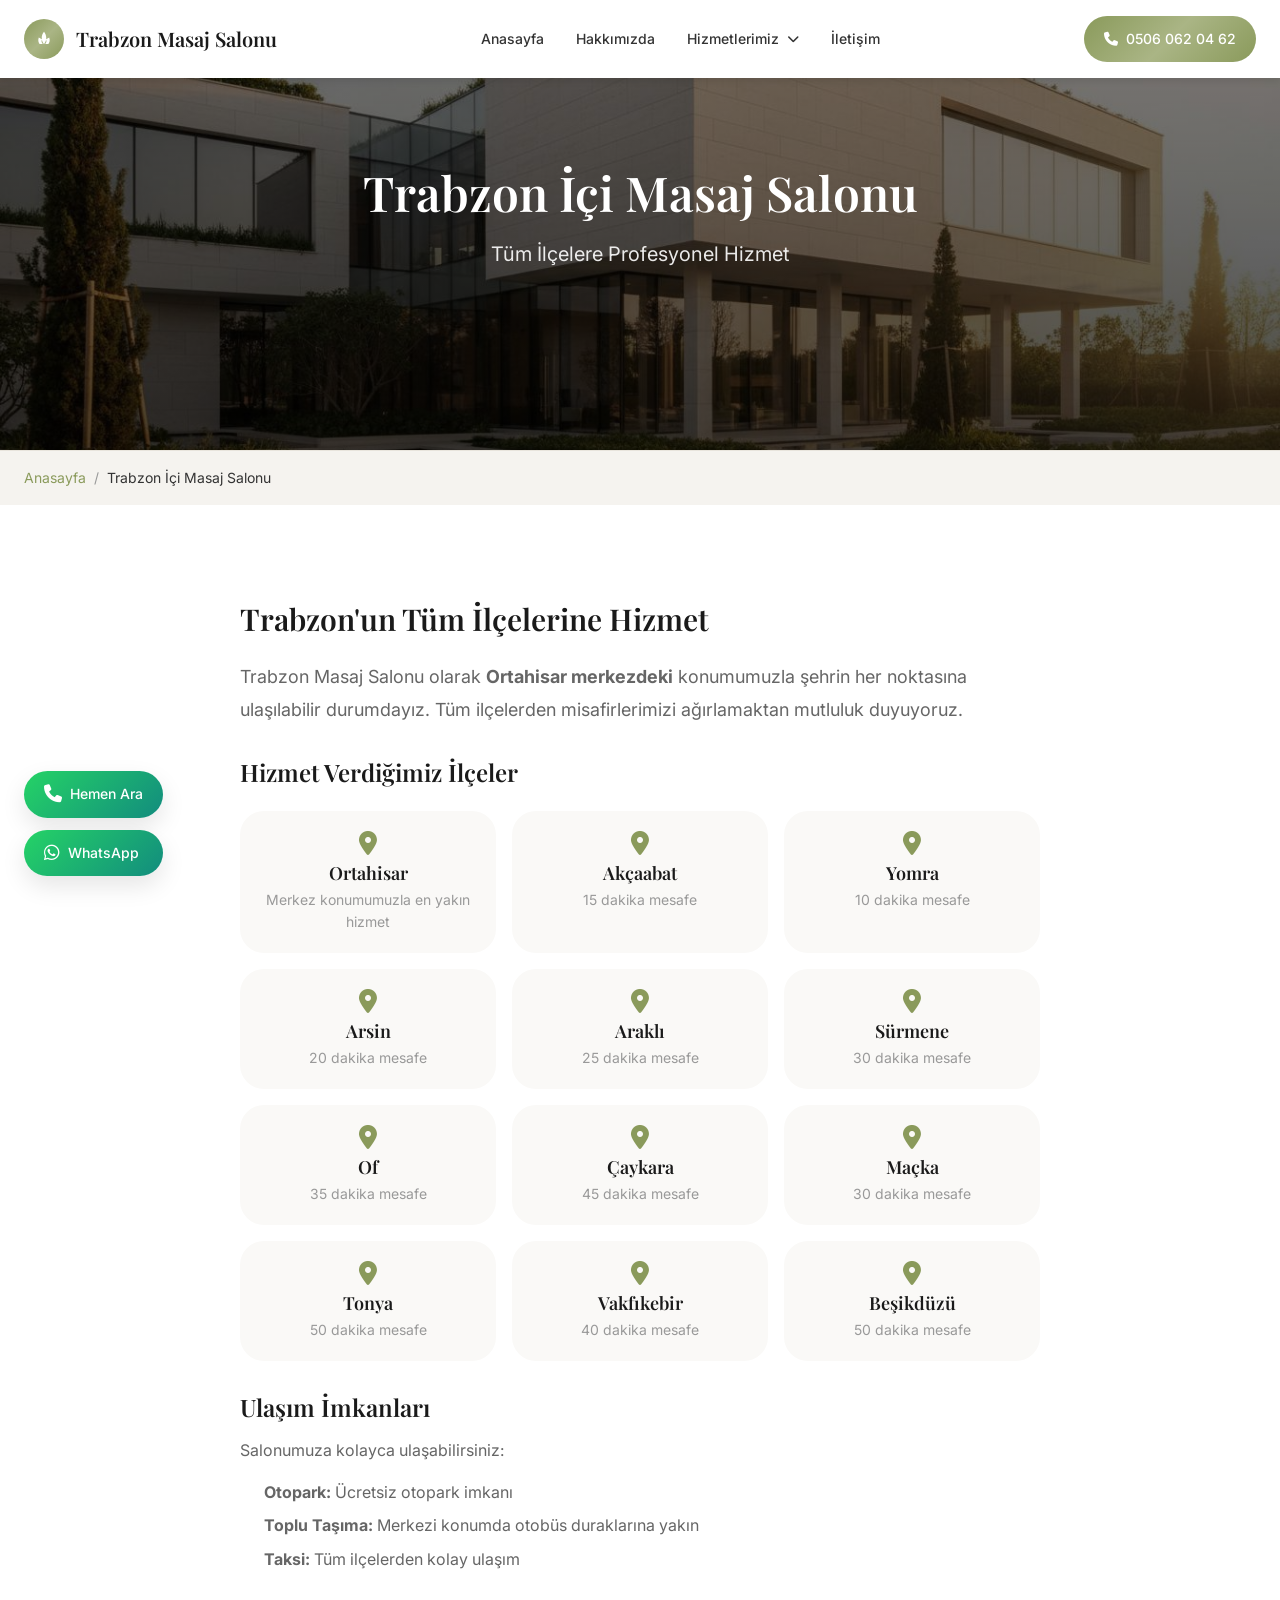
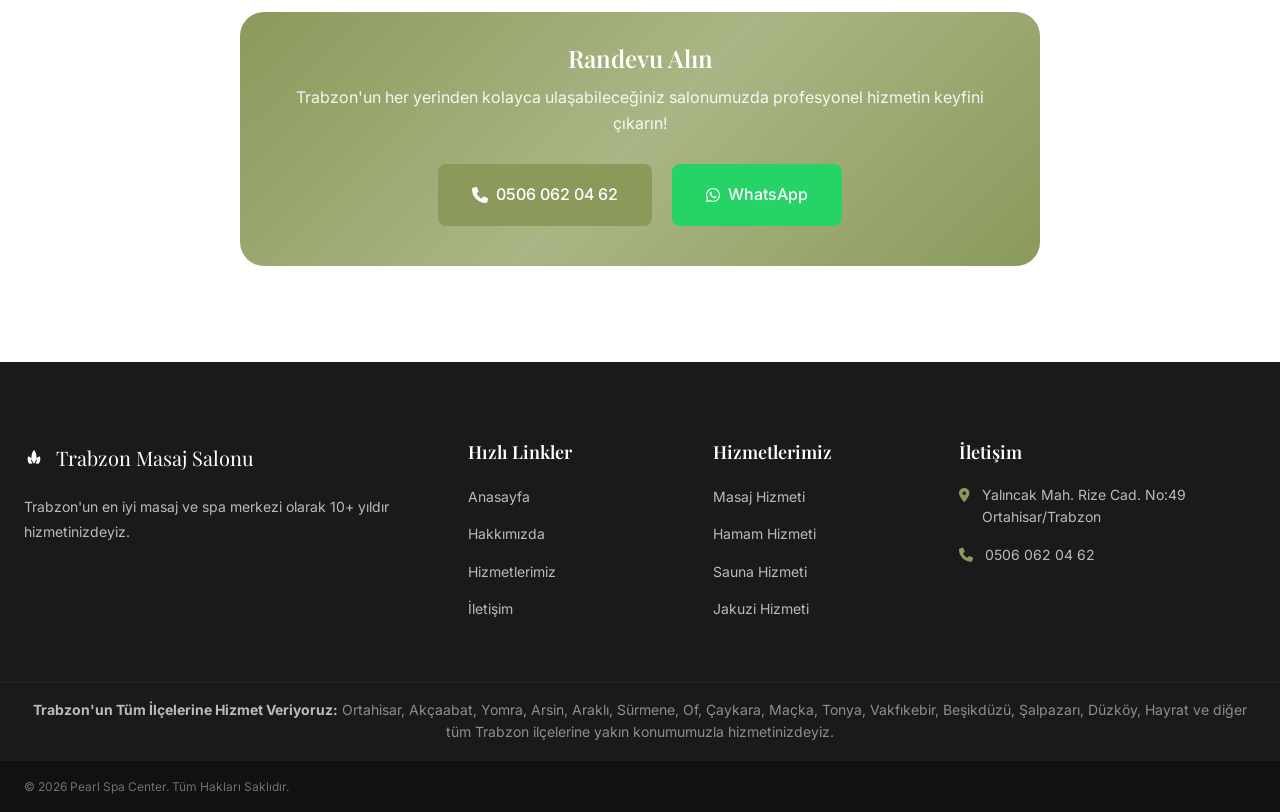
<file: trabzon-ici-masaj-salonu.html>
<!DOCTYPE html>
<html lang="tr">
<head>
    <meta charset="UTF-8">
    <meta name="viewport" content="width=device-width, initial-scale=1.0">
    <title>Trabzon İçi Masaj Salonu | Tüm İlçelere Profesyonel Hizmet</title>
    <meta name="description" content="Trabzon içi masaj salonu hizmeti. Ortahisar, Akçaabat, Yomra, Arsin, Araklı ve tüm ilçelere profesyonel masaj, hamam, sauna hizmeti.">
    <meta name="keywords" content="trabzon içi masaj salonu, trabzon içi masaj, trabzon merkez masaj, ortahisar masaj">
    <meta name="robots" content="index, follow">
    <link rel="canonical" href="https://masajsalonutrabzon.com/trabzon-ici-masaj-salonu">
    <link rel="preconnect" href="https://fonts.googleapis.com">
    <link rel="preconnect" href="https://fonts.gstatic.com" crossorigin>
    <link href="https://fonts.googleapis.com/css2?family=Playfair+Display:wght@400;500;600;700&family=Inter:wght@300;400;500;600&display=swap" rel="stylesheet">
    <link rel="stylesheet" href="https://cdnjs.cloudflare.com/ajax/libs/font-awesome/6.4.0/css/all.min.css">
    <link rel="stylesheet" href="css/style.css">
    <link rel="icon" type="image/svg+xml" href="/favicon.svg">
</head>
<body>
    <header class="header scrolled" id="header">
        <div class="container">
            <nav class="navbar">
                <a href="/" class="logo">
                    <span class="logo-icon"><svg xmlns="http://www.w3.org/2000/svg" viewBox="0 0 24 24" fill="currentColor" width="1em" height="1em"><path d="M12 2.3s-3 3-3 8.7c0 4.1 2.3 6.6 3 8 0.7-1.4 3-3.9 3-8 0-5.7-3-8.7-3-8.7zm-2.5 10.3c-2.3-1.6-4.5-2.6-4.5-2.6-1.5 4.3 0 7.3 1.2 8.5 2.5 0.7 4.1-0.2 4.1-0.2-1.7-1.9-2.3-4-0.8-5.7zm5 0c1.5 1.7 0.9 3.8-0.8 5.7 0 0 1.6 0.9 4.1 0.2 1.2-1.2 2.7-4.2 1.2-8.5 0 0-2.2 1-4.5 2.6z"/></svg></span>
                    <span class="logo-text">Trabzon Masaj Salonu</span>
                </a>
                <button class="mobile-menu-toggle" id="mobileMenuToggle" aria-label="Menüyü Aç/Kapat">
                    <span class="hamburger"></span>
                </button>
                <ul class="nav-menu" id="navMenu">
                    <li class="nav-item"><a href="/" class="nav-link">Anasayfa</a></li>
                    <li class="nav-item"><a href="hakkimizda" class="nav-link">Hakkımızda</a></li>
                    <li class="nav-item dropdown">
                        <a href="#" class="nav-link dropdown-toggle">Hizmetlerimiz<i class="fas fa-chevron-down dropdown-icon"></i></a>
                        <ul class="dropdown-menu">
                            <li><a href="hizmetler/masaj-hizmeti" class="dropdown-link">Masaj Hizmeti</a></li>
                            <li><a href="hizmetler/hamam-hizmeti" class="dropdown-link">Hamam Hizmeti</a></li>
                            <li><a href="hizmetler/sauna-hizmeti" class="dropdown-link">Sauna Hizmeti</a></li>
                            <li><a href="hizmetler/jakuzi-hizmeti" class="dropdown-link">Jakuzi Hizmeti</a></li>
                        </ul>
                    </li>
                    <li class="nav-item"><a href="iletisim" class="nav-link">İletişim</a></li>
                </ul>
                <a href="tel:+905060620462" class="header-phone"><i class="fas fa-phone"></i><span>0506 062 04 62</span></a>
            </nav>
        </div>
    </header>

    <section class="page-header">
        <div class="page-header-overlay"></div>
        <div class="container">
            <div class="page-header-content">
                <h1 class="page-title">Trabzon İçi Masaj Salonu</h1>
                <p class="page-subtitle">Tüm İlçelere Profesyonel Hizmet</p>
            </div>
        </div>
    </section>

    <nav class="breadcrumbs" aria-label="Breadcrumb">
        <div class="container">
            <ol class="breadcrumbs-list">
                <li class="breadcrumb-item"><a href="/">Anasayfa</a></li>
                <li class="breadcrumb-item active">Trabzon İçi Masaj Salonu</li>
            </ol>
        </div>
    </nav>

    <section class="content-page section-padding">
        <div class="container">
            <div class="content-grid">
                <div class="main-content">
                    <h2>Trabzon'un Tüm İlçelerine Hizmet</h2>
                    <p class="lead-text">Trabzon Masaj Salonu olarak <strong>Ortahisar merkezdeki</strong> konumumuzla şehrin her noktasına ulaşılabilir durumdayız. Tüm ilçelerden misafirlerimizi ağırlamaktan mutluluk duyuyoruz.</p>
                    
                    <h3>Hizmet Verdiğimiz İlçeler</h3>
                    <div class="districts-grid">
                        <div class="district-item">
                            <i class="fas fa-map-marker-alt"></i>
                            <h4>Ortahisar</h4>
                            <p>Merkez konumumuzla en yakın hizmet</p>
                        </div>
                        <div class="district-item">
                            <i class="fas fa-map-marker-alt"></i>
                            <h4>Akçaabat</h4>
                            <p>15 dakika mesafe</p>
                        </div>
                        <div class="district-item">
                            <i class="fas fa-map-marker-alt"></i>
                            <h4>Yomra</h4>
                            <p>10 dakika mesafe</p>
                        </div>
                        <div class="district-item">
                            <i class="fas fa-map-marker-alt"></i>
                            <h4>Arsin</h4>
                            <p>20 dakika mesafe</p>
                        </div>
                        <div class="district-item">
                            <i class="fas fa-map-marker-alt"></i>
                            <h4>Araklı</h4>
                            <p>25 dakika mesafe</p>
                        </div>
                        <div class="district-item">
                            <i class="fas fa-map-marker-alt"></i>
                            <h4>Sürmene</h4>
                            <p>30 dakika mesafe</p>
                        </div>
                        <div class="district-item">
                            <i class="fas fa-map-marker-alt"></i>
                            <h4>Of</h4>
                            <p>35 dakika mesafe</p>
                        </div>
                        <div class="district-item">
                            <i class="fas fa-map-marker-alt"></i>
                            <h4>Çaykara</h4>
                            <p>45 dakika mesafe</p>
                        </div>
                        <div class="district-item">
                            <i class="fas fa-map-marker-alt"></i>
                            <h4>Maçka</h4>
                            <p>30 dakika mesafe</p>
                        </div>
                        <div class="district-item">
                            <i class="fas fa-map-marker-alt"></i>
                            <h4>Tonya</h4>
                            <p>50 dakika mesafe</p>
                        </div>
                        <div class="district-item">
                            <i class="fas fa-map-marker-alt"></i>
                            <h4>Vakfıkebir</h4>
                            <p>40 dakika mesafe</p>
                        </div>
                        <div class="district-item">
                            <i class="fas fa-map-marker-alt"></i>
                            <h4>Beşikdüzü</h4>
                            <p>50 dakika mesafe</p>
                        </div>
                    </div>
                    
                    <h3>Ulaşım İmkanları</h3>
                    <p>Salonumuza kolayca ulaşabilirsiniz:</p>
                    <ul>
                        <li><strong>Otopark:</strong> Ücretsiz otopark imkanı</li>
                        <li><strong>Toplu Taşıma:</strong> Merkezi konumda otobüs duraklarına yakın</li>
                        <li><strong>Taksi:</strong> Tüm ilçelerden kolay ulaşım</li>
                    </ul>

                    <div class="cta-box-inline">
                        <h4>Randevu Alın</h4>
                        <p>Trabzon'un her yerinden kolayca ulaşabileceğiniz salonumuzda profesyonel hizmetin keyfini çıkarın!</p>
                        <a href="tel:+905060620462" class="btn btn-primary"><i class="fas fa-phone"></i> 0506 062 04 62</a>
                        <a href="https://wa.me/905411229522" class="btn btn-whatsapp" target="_blank" rel="noopener noreferrer"><i class="fab fa-whatsapp"></i> WhatsApp</a>
                    </div>
                </div>
            </div>
        </div>
    </section>

    <footer class="footer">
        <div class="footer-main">
            <div class="container">
                <div class="footer-grid">
                    <div class="footer-col footer-about">
                        <a href="/" class="footer-logo"><svg xmlns="http://www.w3.org/2000/svg" viewBox="0 0 24 24" fill="currentColor" width="1em" height="1em"><path d="M12 2.3s-3 3-3 8.7c0 4.1 2.3 6.6 3 8 0.7-1.4 3-3.9 3-8 0-5.7-3-8.7-3-8.7zm-2.5 10.3c-2.3-1.6-4.5-2.6-4.5-2.6-1.5 4.3 0 7.3 1.2 8.5 2.5 0.7 4.1-0.2 4.1-0.2-1.7-1.9-2.3-4-0.8-5.7zm5 0c1.5 1.7 0.9 3.8-0.8 5.7 0 0 1.6 0.9 4.1 0.2 1.2-1.2 2.7-4.2 1.2-8.5 0 0-2.2 1-4.5 2.6z"/></svg><span>Trabzon Masaj Salonu</span></a>
                        <p class="footer-text">Trabzon'un en iyi masaj ve spa merkezi olarak 10+ yıldır hizmetinizdeyiz.</p>
                    </div>
                    <div class="footer-col">
                        <h4 class="footer-title">Hızlı Linkler</h4>
                        <ul class="footer-links">
                            <li><a href="/">Anasayfa</a></li>
                            <li><a href="hakkimizda">Hakkımızda</a></li>
                            <li><a href="hizmetler/masaj-hizmeti">Hizmetlerimiz</a></li>
                            <li><a href="iletisim">İletişim</a></li>
                        </ul>
                    </div>
                    <div class="footer-col">
                        <h4 class="footer-title">Hizmetlerimiz</h4>
                        <ul class="footer-links">
                            <li><a href="hizmetler/masaj-hizmeti">Masaj Hizmeti</a></li>
                            <li><a href="hizmetler/hamam-hizmeti">Hamam Hizmeti</a></li>
                            <li><a href="hizmetler/sauna-hizmeti">Sauna Hizmeti</a></li>
                            <li><a href="hizmetler/jakuzi-hizmeti">Jakuzi Hizmeti</a></li>
                        </ul>
                    </div>
                    <div class="footer-col">
                        <h4 class="footer-title">İletişim</h4>
                        <ul class="footer-contact">
                            <li><i class="fas fa-map-marker-alt"></i><span>Yalıncak Mah. Rize Cad. No:49 Ortahisar/Trabzon</span></li>
                            <li><i class="fas fa-phone"></i><a href="tel:+905060620462">0506 062 04 62</a></li>
                        </ul>
                    </div>
                </div>
            </div>
        </div>
        <div class="footer-local-seo">
            <div class="container">
                <p><strong>Trabzon'un Tüm İlçelerine Hizmet Veriyoruz:</strong> Ortahisar, Akçaabat, Yomra, Arsin, Araklı, Sürmene, Of, Çaykara, Maçka, Tonya, Vakfıkebir, Beşikdüzü, Şalpazarı, Düzköy, Hayrat ve diğer tüm Trabzon ilçelerine yakın konumumuzla hizmetinizdeyiz.</p>
            </div>
        </div>
        <div class="footer-bottom">
            <div class="container">
                <p class="copyright">&copy; 2026 Pearl Spa Center. Tüm Hakları Saklıdır.</p>
            </div>
        </div>
    </footer>

    <div class="fixed-contact-buttons">
        <a href="tel:+905060620462" class="fixed-btn fixed-call" aria-label="Hemen Ara"><i class="fas fa-phone"></i><span class="fixed-btn-text">Hemen Ara</span></a>
        <a href="https://wa.me/905411229522" class="fixed-btn fixed-whatsapp" target="_blank" rel="noopener noreferrer" aria-label="WhatsApp"><i class="fab fa-whatsapp"></i><span class="fixed-btn-text">WhatsApp</span></a>
    </div>

    <button class="back-to-top" id="backToTop" aria-label="Yukarı Çık"><i class="fas fa-chevron-up"></i></button>
    <script src="js/main.js"></script>
</body>
</html>
</file>
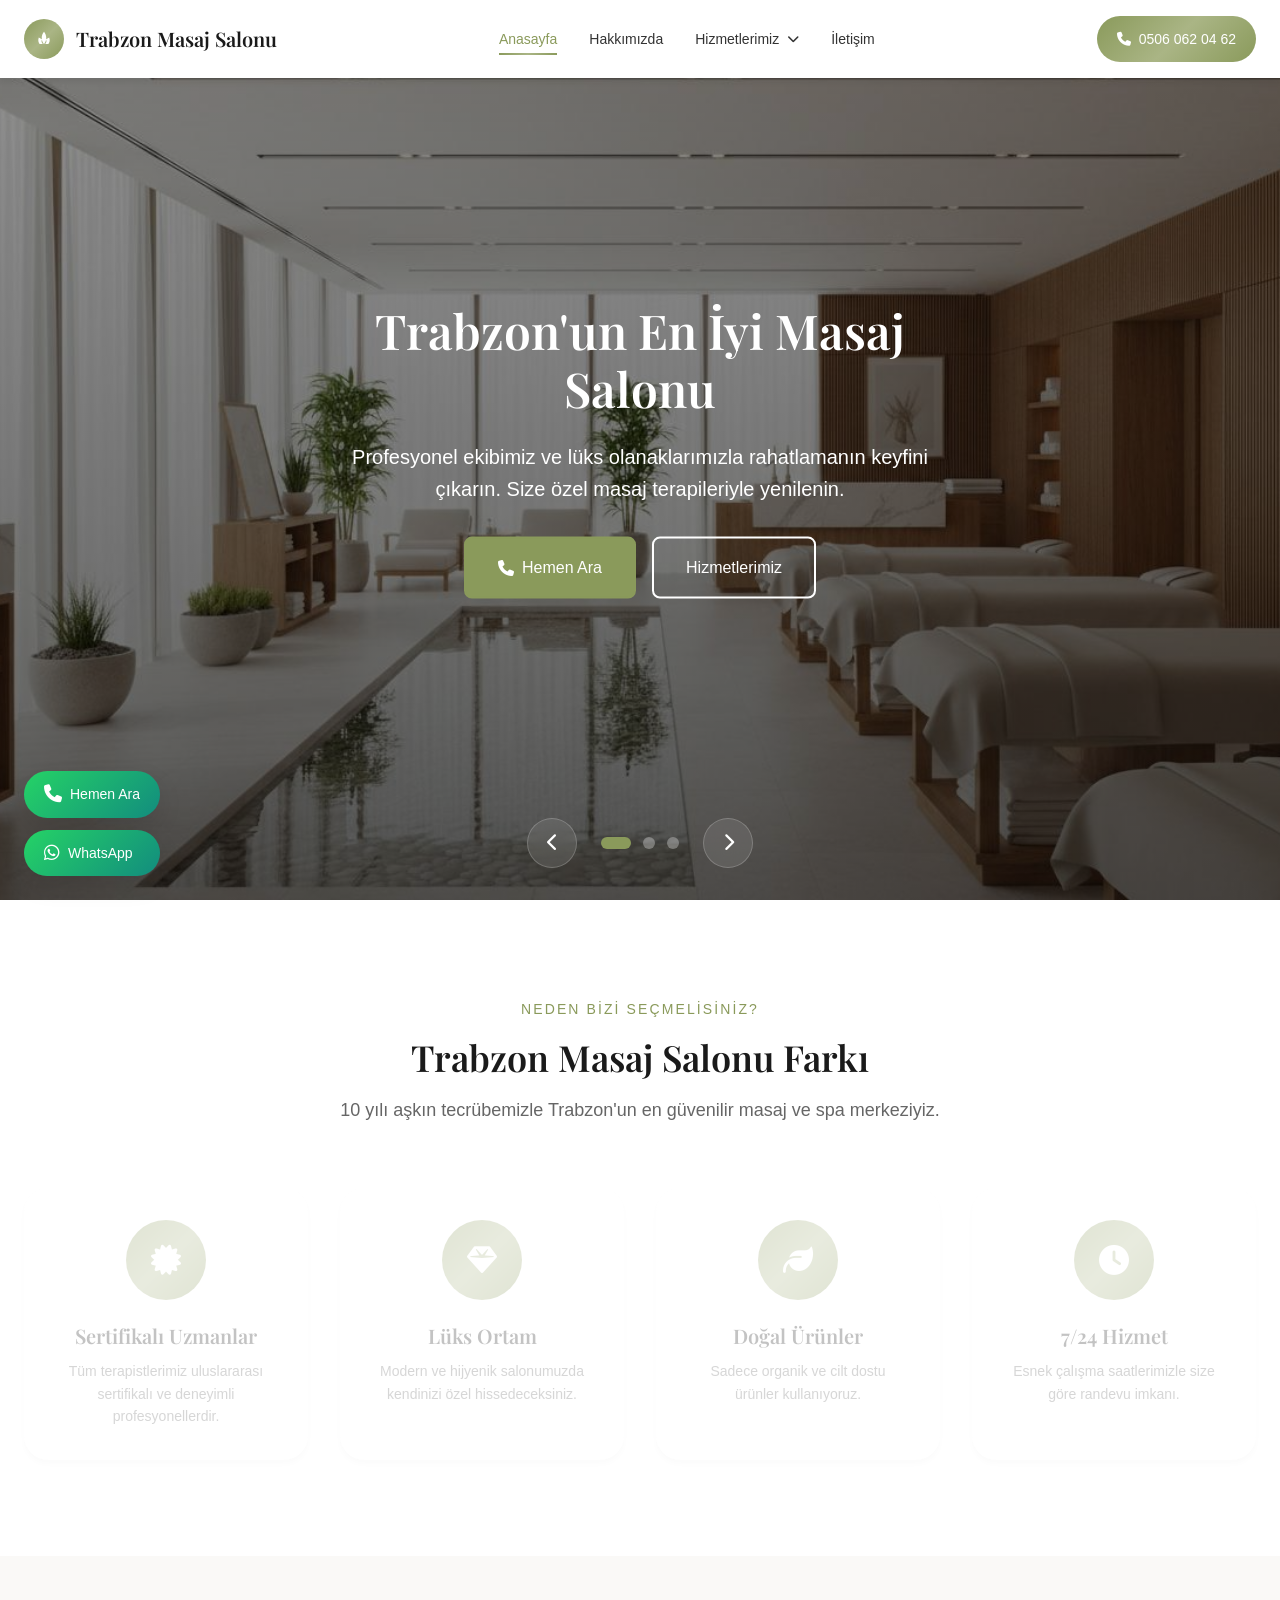
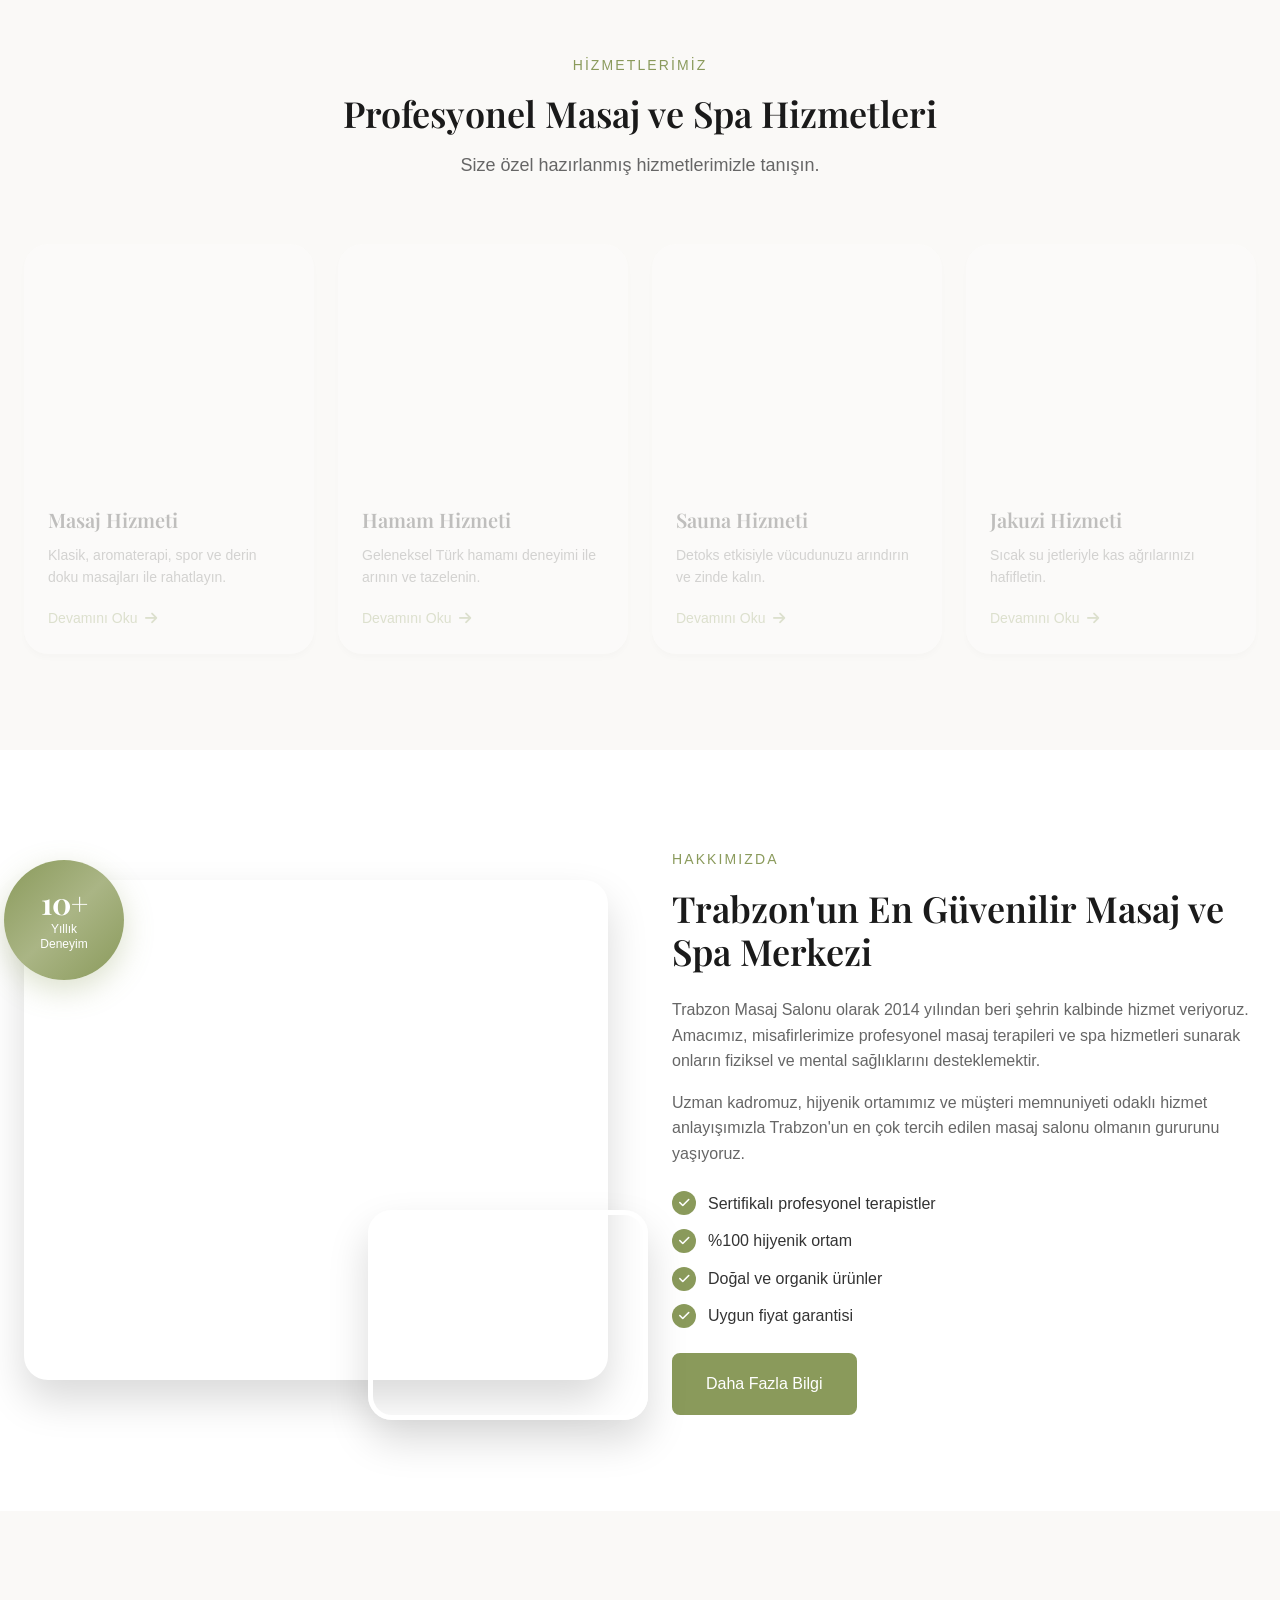
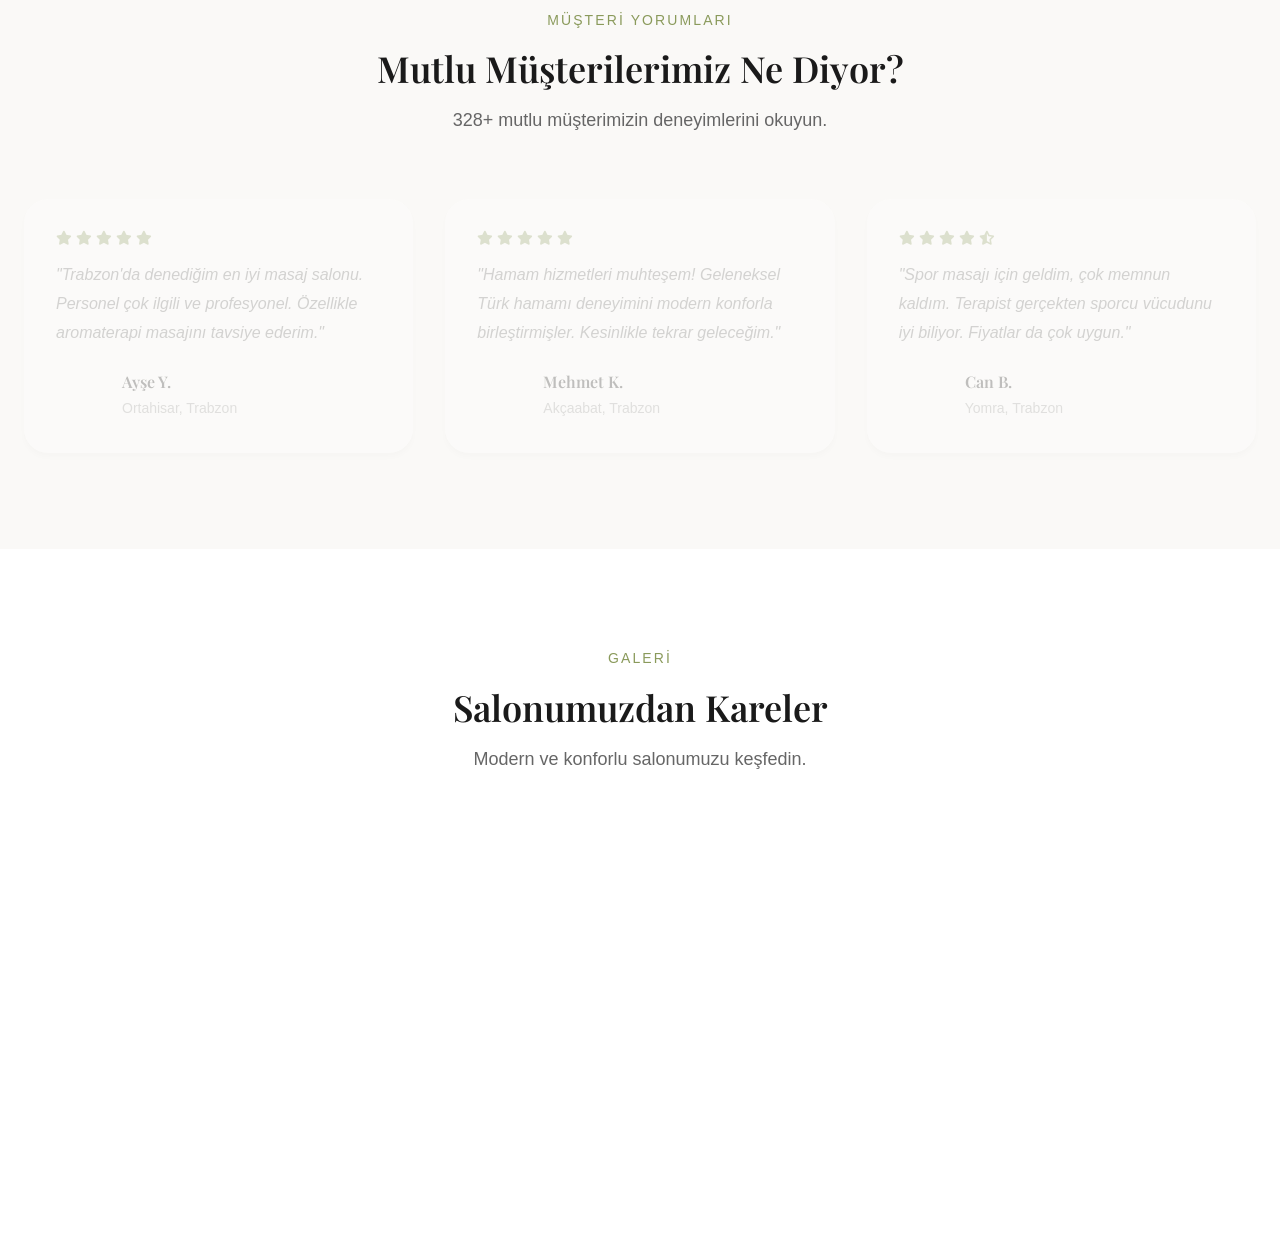
<file: trabzon-masaj-salonu.html>
<!DOCTYPE html>
<html lang="tr">
<head>
    <meta charset="UTF-8">
    <meta name="viewport" content="width=device-width, initial-scale=1.0">
    <title>Trabzon Masaj Salonu | Tüm İlçelere Hizmet</title>
    <meta name="description" content="Trabzon masaj salonu arayışınız için en doğru adres. Ortahisar, Akçaabat, Yomra, Arsin, Araklı ve tüm ilçelere profesyonel masaj hizmeti.">
    <meta name="keywords" content="trabzon masaj salonu, trabzon masaj, trabzon spa, ortahisar masaj, akçaabat masaj">
    <meta name="robots" content="index, follow">
    <link rel="canonical" href="https://masajsalonutrabzon.com/trabzon-masaj-salonu">
    <meta http-equiv="refresh" content="0; url=/">
    <link rel="stylesheet" href="css/style.css">
    <link rel="icon" type="image/svg+xml" href="/favicon.svg">
</head>
<body>
    <p>Yönlendiriliyorsunuz... <a href="/">Anasayfaya gitmek için tıklayın</a>.</p>
</body>
</html>
</file>
<file: css/style.css>
/* ============================================
   TRABZON MASAJ SALONU - MODERN CSS
   Tema: Beyaz ve Krem Tonları - Minimalist
   ============================================ */

/* CSS Variables */
:root {
    /* Renk Paleti - Beyaz ve Krem Tonları */
    --color-primary: #1a1a1a;
    --color-secondary: #4a4a4a;
    --color-accent: #8a9a5b;
    --color-accent-dark: #6e7a48;
    --color-bg: #ffffff;
    --color-bg-light: #faf9f7;
    --color-bg-cream: #f5f3ef;
    --color-bg-warm: #f0ece5;
    --color-text: #333333;
    --color-text-light: #666666;
    --color-text-muted: #999999;
    --color-border: #e8e4dc;
    --color-white: #ffffff;
    --color-black: #000000;
    
    /* Gradients */
    --gradient-overlay: linear-gradient(rgba(0, 0, 0, 0.4), rgba(0, 0, 0, 0.6));
    --gradient-gold: linear-gradient(135deg, #8a9a5b 0%, #aab585 50%, #8a9a5b 100%);
    
    /* Typography */
    --font-heading: 'Playfair Display', serif;
    --font-body: 'Inter', sans-serif;
    
    /* Font Sizes */
    --text-xs: 0.75rem;
    --text-sm: 0.875rem;
    --text-base: 1rem;
    --text-lg: 1.125rem;
    --text-xl: 1.25rem;
    --text-2xl: 1.5rem;
    --text-3xl: 1.875rem;
    --text-4xl: 2.25rem;
    --text-5xl: 3rem;
    --text-6xl: 3.75rem;
    
    /* Spacing */
    --space-1: 0.25rem;
    --space-2: 0.5rem;
    --space-3: 0.75rem;
    --space-4: 1rem;
    --space-5: 1.25rem;
    --space-6: 1.5rem;
    --space-8: 2rem;
    --space-10: 2.5rem;
    --space-12: 3rem;
    --space-16: 4rem;
    --space-20: 5rem;
    --space-24: 6rem;
    
    /* Border Radius */
    --radius-sm: 0.25rem;
    --radius-md: 0.5rem;
    --radius-lg: 1rem;
    --radius-xl: 1.5rem;
    --radius-full: 9999px;
    
    /* Shadows */
    --shadow-sm: 0 1px 2px rgba(0, 0, 0, 0.05);
    --shadow-md: 0 4px 6px rgba(0, 0, 0, 0.07);
    --shadow-lg: 0 10px 25px rgba(0, 0, 0, 0.1);
    --shadow-xl: 0 20px 40px rgba(0, 0, 0, 0.15);
    --shadow-gold: 0 10px 30px rgba(138, 154, 91, 0.3);
    
    /* Transitions */
    --transition-fast: 0.15s ease;
    --transition-base: 0.3s ease;
    --transition-slow: 0.5s ease;
    
    /* Container */
    --container-max: 1280px;
    --container-padding: 1.5rem;
}

/* Reset & Base */
*, *::before, *::after {
    box-sizing: border-box;
    margin: 0;
    padding: 0;
}

html {
    scroll-behavior: smooth;
    font-size: 16px;
}

body {
    font-family: var(--font-body);
    font-size: var(--text-base);
    line-height: 1.6;
    color: var(--color-text);
    background-color: var(--color-bg);
    -webkit-font-smoothing: antialiased;
    -moz-osx-font-smoothing: grayscale;
}

img {
    max-width: 100%;
    height: auto;
    display: block;
}

a {
    text-decoration: none;
    color: inherit;
    transition: var(--transition-base);
}

ul, ol {
    list-style: none;
}

button {
    cursor: pointer;
    border: none;
    background: none;
    font-family: inherit;
}

/* Typography */
h1, h2, h3, h4, h5, h6 {
    font-family: var(--font-heading);
    font-weight: 600;
    line-height: 1.2;
    color: var(--color-primary);
}

h1 { font-size: var(--text-5xl); }
h2 { font-size: var(--text-4xl); }
h3 { font-size: var(--text-3xl); }
h4 { font-size: var(--text-2xl); }
h5 { font-size: var(--text-xl); }
h6 { font-size: var(--text-lg); }

p {
    margin-bottom: var(--space-4);
}

/* Container */
.container {
    max-width: var(--container-max);
    margin: 0 auto;
    padding: 0 var(--container-padding);
}

/* Section Padding */
.section-padding {
    padding: var(--space-24) 0;
}

.bg-light {
    background-color: var(--color-bg-light);
}

/* Section Header */
.section-header {
    text-align: center;
    max-width: 700px;
    margin: 0 auto var(--space-16);
}

.section-subtitle {
    display: inline-block;
    font-family: var(--font-body);
    font-size: var(--text-sm);
    font-weight: 500;
    text-transform: uppercase;
    letter-spacing: 0.15em;
    color: var(--color-accent);
    margin-bottom: var(--space-4);
}

.section-title {
    font-size: var(--text-4xl);
    margin-bottom: var(--space-4);
    color: var(--color-primary);
}

.section-description {
    font-size: var(--text-lg);
    color: var(--color-text-light);
    margin-bottom: 0;
}

/* Buttons */
.btn {
    display: inline-flex;
    align-items: center;
    justify-content: center;
    gap: var(--space-2);
    padding: var(--space-4) var(--space-8);
    font-family: var(--font-body);
    font-size: var(--text-base);
    font-weight: 500;
    border-radius: var(--radius-md);
    transition: var(--transition-base);
    cursor: pointer;
    border: 2px solid transparent;
}

.btn-primary {
    background-color: var(--color-accent);
    color: var(--color-white);
    border-color: var(--color-accent);
}

.btn-primary:hover {
    background-color: var(--color-accent-dark);
    border-color: var(--color-accent-dark);
    transform: translateY(-2px);
    box-shadow: var(--shadow-gold);
}

.btn-outline {
    background-color: transparent;
    color: var(--color-white);
    border-color: var(--color-white);
}

.btn-outline:hover {
    background-color: var(--color-white);
    color: var(--color-primary);
}

.btn-white {
    background-color: var(--color-white);
    color: var(--color-primary);
    border-color: var(--color-white);
}

.btn-white:hover {
    background-color: var(--color-bg-cream);
    border-color: var(--color-bg-cream);
    transform: translateY(-2px);
}

.btn-outline-white {
    background-color: transparent;
    color: var(--color-white);
    border-color: var(--color-white);
}

.btn-outline-white:hover {
    background-color: var(--color-white);
    color: var(--color-primary);
}

.btn-large {
    padding: var(--space-5) var(--space-10);
    font-size: var(--text-lg);
}

/* Header */
.header {
    position: fixed;
    top: 0;
    left: 0;
    right: 0;
    z-index: 1000;
    background-color: var(--color-white);
    box-shadow: var(--shadow-md);
    transition: var(--transition-base);
    padding: var(--space-4) 0;
}

.header.scrolled {
    background-color: var(--color-white);
    box-shadow: var(--shadow-md);
    padding: var(--space-2) 0;
}

.navbar {
    display: flex;
    align-items: center;
    justify-content: space-between;
    gap: var(--space-6);
}

.logo {
    display: flex;
    align-items: center;
    gap: var(--space-3);
    font-family: var(--font-heading);
    font-size: var(--text-xl);
    font-weight: 600;
    color: var(--color-primary);
    transition: var(--transition-base);
}

.header.scrolled .logo {
    color: var(--color-primary);
}

.logo-icon {
    width: 40px;
    height: 40px;
    display: flex;
    align-items: center;
    justify-content: center;
    background: var(--gradient-gold);
    border-radius: var(--radius-full);
    color: var(--color-white);
    font-size: var(--text-lg);
}

.nav-menu {
    display: flex;
    align-items: center;
    gap: var(--space-8);
}

.nav-link {
    font-size: var(--text-sm);
    font-weight: 500;
    color: var(--color-text);
    padding: var(--space-2) 0;
    position: relative;
    transition: var(--transition-base);
}

.header.scrolled .nav-link {
    color: var(--color-text);
}

.nav-link::after {
    content: '';
    position: absolute;
    bottom: 0;
    left: 0;
    width: 0;
    height: 2px;
    background: var(--gradient-gold);
    transition: var(--transition-base);
}

.nav-link:hover::after,
.nav-link.active::after {
    width: 100%;
}

.nav-link:hover,
.nav-link.active {
    color: var(--color-accent);
}

/* Dropdown */
.dropdown {
    position: relative;
}

.dropdown-toggle {
    display: flex;
    align-items: center;
    gap: var(--space-2);
}

.dropdown-icon {
    font-size: var(--text-xs);
    transition: var(--transition-base);
}

.dropdown:hover .dropdown-icon {
    transform: rotate(180deg);
}

.dropdown-menu {
    position: absolute;
    top: 100%;
    left: 0;
    min-width: 220px;
    background-color: var(--color-white);
    border-radius: var(--radius-lg);
    box-shadow: var(--shadow-xl);
    padding: var(--space-2);
    opacity: 0;
    visibility: hidden;
    transform: translateY(10px);
    transition: var(--transition-base);
    margin-top: var(--space-2);
}

.dropdown:hover .dropdown-menu {
    opacity: 1;
    visibility: visible;
    transform: translateY(0);
}

.dropdown-link {
    display: block;
    padding: var(--space-3) var(--space-4);
    font-size: var(--text-sm);
    color: var(--color-text);
    border-radius: var(--radius-md);
    transition: var(--transition-base);
}

.dropdown-link:hover {
    background-color: var(--color-bg-cream);
    color: var(--color-accent);
}

/* Header Phone */
.header-phone {
    display: flex;
    align-items: center;
    gap: var(--space-2);
    padding: var(--space-3) var(--space-5);
    background: var(--gradient-gold);
    color: var(--color-white);
    border-radius: var(--radius-full);
    font-size: var(--text-sm);
    font-weight: 500;
    transition: var(--transition-base);
}

.header-phone:hover {
    transform: translateY(-2px);
    box-shadow: var(--shadow-gold);
}

/* Mobile Menu Toggle */
.mobile-menu-toggle {
    display: none;
    width: 40px;
    height: 40px;
    flex-direction: column;
    align-items: center;
    justify-content: center;
    gap: 6px;
    z-index: 1001;
}

.hamburger,
.hamburger::before,
.hamburger::after {
    display: block;
    width: 24px;
    height: 2px;
    background-color: var(--color-primary);
    transition: var(--transition-base);
}

.header.scrolled .hamburger,
.header.scrolled .hamburger::before,
.header.scrolled .hamburger::after {
    background-color: var(--color-primary);
}

.hamburger {
    position: relative;
}

.hamburger::before,
.hamburger::after {
    content: '';
    position: absolute;
}

.hamburger::before {
    top: -8px;
}

.hamburger::after {
    top: 8px;
}

.mobile-menu-toggle.active .hamburger {
    background-color: transparent;
}

.mobile-menu-toggle.active .hamburger::before {
    top: 0;
    transform: rotate(45deg);
    background-color: var(--color-primary);
}

.mobile-menu-toggle.active .hamburger::after {
    top: 0;
    transform: rotate(-45deg);
    background-color: var(--color-primary);
}

/* Hero Slider */
.hero-slider {
    position: relative;
    height: 100vh;
    min-height: 700px;
    overflow: hidden;
}

.slider-container {
    position: relative;
    height: 100%;
    width: 100%;
}

.slide {
    position: absolute;
    top: 0;
    left: 0;
    width: 100%;
    height: 100%;
    background-size: cover;
    background-position: center;
    opacity: 0;
    visibility: hidden;
    transition: opacity 1s ease, visibility 1s ease;
}

.slide.active {
    opacity: 1;
    visibility: visible;
}

.slide-overlay {
    position: absolute;
    top: 0;
    left: 0;
    width: 100%;
    height: 100%;
    background: var(--gradient-overlay);
}

.slide-content {
    position: absolute;
    top: 50%;
    left: 50%;
    transform: translate(-50%, -50%);
    text-align: center;
    color: var(--color-white);
    max-width: 800px;
    padding: 0 var(--container-padding);
    z-index: 2;
}

.slide-title {
    font-size: var(--text-5xl);
    color: var(--color-white);
    margin-bottom: var(--space-6);
    opacity: 0;
    transform: translateY(30px);
    transition: opacity 0.8s ease 0.3s, transform 0.8s ease 0.3s;
}

.slide.active .slide-title {
    opacity: 1;
    transform: translateY(0);
}

.slide-description {
    font-size: var(--text-xl);
    margin-bottom: var(--space-8);
    opacity: 0;
    transform: translateY(30px);
    transition: opacity 0.8s ease 0.5s, transform 0.8s ease 0.5s;
}

.slide.active .slide-description {
    opacity: 1;
    transform: translateY(0);
}

.slide-buttons {
    display: flex;
    gap: var(--space-4);
    justify-content: center;
    opacity: 0;
    transform: translateY(30px);
    transition: opacity 0.8s ease 0.7s, transform 0.8s ease 0.7s;
}

.slide.active .slide-buttons {
    opacity: 1;
    transform: translateY(0);
}

/* Slider Controls */
.slider-controls {
    position: absolute;
    bottom: var(--space-8);
    left: 50%;
    transform: translateX(-50%);
    display: flex;
    align-items: center;
    gap: var(--space-6);
    z-index: 10;
}

.slider-btn {
    width: 50px;
    height: 50px;
    display: flex;
    align-items: center;
    justify-content: center;
    background-color: rgba(255, 255, 255, 0.1);
    backdrop-filter: blur(10px);
    border: 1px solid rgba(255, 255, 255, 0.2);
    border-radius: var(--radius-full);
    color: var(--color-white);
    font-size: var(--text-lg);
    transition: var(--transition-base);
}

.slider-btn:hover {
    background-color: var(--color-accent);
    border-color: var(--color-accent);
}

.slider-dots {
    display: flex;
    gap: var(--space-3);
}

.dot {
    width: 12px;
    height: 12px;
    border-radius: var(--radius-full);
    background-color: rgba(255, 255, 255, 0.3);
    transition: var(--transition-base);
}

.dot.active {
    background-color: var(--color-accent);
    width: 30px;
    border-radius: var(--radius-full);
}

/* Features Section */
.features-grid {
    display: grid;
    grid-template-columns: repeat(4, 1fr);
    gap: var(--space-8);
}

.feature-card {
    text-align: center;
    padding: var(--space-8);
    background-color: var(--color-white);
    border-radius: var(--radius-xl);
    box-shadow: var(--shadow-md);
    transition: var(--transition-base);
}

.feature-card:hover {
    transform: translateY(-10px);
    box-shadow: var(--shadow-xl);
}

.feature-icon {
    width: 80px;
    height: 80px;
    display: flex;
    align-items: center;
    justify-content: center;
    margin: 0 auto var(--space-6);
    background: var(--gradient-gold);
    border-radius: var(--radius-full);
    color: var(--color-white);
    font-size: var(--text-3xl);
}

.feature-title {
    font-size: var(--text-xl);
    margin-bottom: var(--space-3);
}

.feature-text {
    color: var(--color-text-light);
    margin-bottom: 0;
    font-size: var(--text-sm);
}

/* Services Section */
.services-grid {
    display: grid;
    grid-template-columns: repeat(4, 1fr);
    gap: var(--space-6);
}

.service-card {
    background-color: var(--color-white);
    border-radius: var(--radius-xl);
    overflow: hidden;
    box-shadow: var(--shadow-md);
    transition: var(--transition-base);
}

.service-card:hover {
    transform: translateY(-10px);
    box-shadow: var(--shadow-xl);
}

.service-image {
    position: relative;
    height: 240px;
    overflow: hidden;
}

.service-image img {
    width: 100%;
    height: 100%;
    object-fit: cover;
    transition: var(--transition-slow);
}

.service-card:hover .service-image img {
    transform: scale(1.1);
}

.service-overlay {
    position: absolute;
    top: 0;
    left: 0;
    width: 100%;
    height: 100%;
    background-color: rgba(0, 0, 0, 0.5);
    display: flex;
    align-items: center;
    justify-content: center;
    opacity: 0;
    transition: var(--transition-base);
}

.service-card:hover .service-overlay {
    opacity: 1;
}

.service-content {
    padding: var(--space-6);
}

.service-title {
    font-size: var(--text-xl);
    margin-bottom: var(--space-3);
}

.service-text {
    color: var(--color-text-light);
    font-size: var(--text-sm);
    margin-bottom: var(--space-4);
}

.service-link {
    display: inline-flex;
    align-items: center;
    gap: var(--space-2);
    font-size: var(--text-sm);
    font-weight: 500;
    color: var(--color-accent);
    transition: var(--transition-base);
}

.service-link:hover {
    gap: var(--space-3);
}

/* About Section */
.about-grid {
    display: grid;
    grid-template-columns: 1fr 1fr;
    gap: var(--space-16);
    align-items: center;
}

.about-images {
    position: relative;
}

.about-image-main {
    border-radius: var(--radius-xl);
    overflow: hidden;
    box-shadow: var(--shadow-xl);
}

.about-image-main img {
    width: 100%;
    height: 500px;
    object-fit: cover;
}

.about-image-secondary {
    position: absolute;
    bottom: -40px;
    right: -40px;
    width: 280px;
    border-radius: var(--radius-xl);
    overflow: hidden;
    box-shadow: var(--shadow-xl);
    border: 5px solid var(--color-white);
}

.about-image-secondary img {
    width: 100%;
    height: 200px;
    object-fit: cover;
}

.about-badge {
    position: absolute;
    top: -20px;
    left: -20px;
    width: 120px;
    height: 120px;
    background: var(--gradient-gold);
    border-radius: var(--radius-full);
    display: flex;
    flex-direction: column;
    align-items: center;
    justify-content: center;
    color: var(--color-white);
    box-shadow: var(--shadow-gold);
}

.badge-number {
    font-family: var(--font-heading);
    font-size: var(--text-3xl);
    font-weight: 700;
    line-height: 1;
}

.badge-text {
    font-size: var(--text-xs);
    text-align: center;
    line-height: 1.3;
    margin-top: var(--space-1);
}

.about-content .section-title {
    margin-bottom: var(--space-6);
}

.about-text {
    color: var(--color-text-light);
    margin-bottom: var(--space-4);
}

.about-features {
    margin: var(--space-6) 0;
}

.about-features li {
    display: flex;
    align-items: center;
    gap: var(--space-3);
    margin-bottom: var(--space-3);
    color: var(--color-text);
}

.about-features li i {
    width: 24px;
    height: 24px;
    display: flex;
    align-items: center;
    justify-content: center;
    background-color: var(--color-accent);
    color: var(--color-white);
    border-radius: var(--radius-full);
    font-size: var(--text-xs);
}

/* Testimonials Section */
.testimonials-grid {
    display: grid;
    grid-template-columns: repeat(3, 1fr);
    gap: var(--space-8);
}

.testimonial-card {
    background-color: var(--color-white);
    padding: var(--space-8);
    border-radius: var(--radius-xl);
    box-shadow: var(--shadow-md);
    transition: var(--transition-base);
}

.testimonial-card:hover {
    transform: translateY(-5px);
    box-shadow: var(--shadow-xl);
}

.testimonial-rating {
    display: flex;
    gap: var(--space-1);
    margin-bottom: var(--space-4);
}

.testimonial-rating i {
    color: var(--color-accent);
    font-size: var(--text-sm);
}

.testimonial-text {
    font-style: italic;
    color: var(--color-text-light);
    margin-bottom: var(--space-6);
    line-height: 1.8;
}

.testimonial-author {
    display: flex;
    align-items: center;
    gap: var(--space-4);
}

.author-avatar {
    width: 50px;
    height: 50px;
    border-radius: var(--radius-full);
    overflow: hidden;
}

.author-avatar img {
    width: 100%;
    height: 100%;
    object-fit: cover;
}

.author-name {
    font-size: var(--text-base);
    margin-bottom: var(--space-1);
}

.author-location {
    font-size: var(--text-sm);
    color: var(--color-text-muted);
}

/* Gallery Section */
.gallery-grid {
    display: grid;
    grid-template-columns: repeat(4, 1fr);
    grid-template-rows: repeat(2, 280px);
    gap: var(--space-4);
}

.gallery-item {
    position: relative;
    border-radius: var(--radius-lg);
    overflow: hidden;
    cursor: pointer;
}

.gallery-item.large {
    grid-column: span 2;
    grid-row: span 2;
}

.gallery-item img {
    width: 100%;
    height: 100%;
    object-fit: cover;
    transition: var(--transition-slow);
}

.gallery-item:hover img {
    transform: scale(1.1);
}

.gallery-overlay {
    position: absolute;
    top: 0;
    left: 0;
    width: 100%;
    height: 100%;
    background-color: rgba(0, 0, 0, 0.5);
    display: flex;
    align-items: center;
    justify-content: center;
    opacity: 0;
    transition: var(--transition-base);
}

.gallery-item:hover .gallery-overlay {
    opacity: 1;
}

.gallery-overlay i {
    color: var(--color-white);
    font-size: var(--text-3xl);
}

/* FAQ Section */
.faq-container {
    max-width: 800px;
    margin: 0 auto;
}

.faq-item {
    background-color: var(--color-white);
    border-radius: var(--radius-lg);
    margin-bottom: var(--space-4);
    overflow: hidden;
    box-shadow: var(--shadow-sm);
}

.faq-question {
    width: 100%;
    display: flex;
    align-items: center;
    justify-content: space-between;
    padding: var(--space-5) var(--space-6);
    font-family: var(--font-body);
    font-size: var(--text-base);
    font-weight: 500;
    color: var(--color-primary);
    text-align: left;
    transition: var(--transition-base);
}

.faq-question:hover {
    color: var(--color-accent);
}

.faq-icon {
    transition: var(--transition-base);
}

.faq-item.active .faq-icon {
    transform: rotate(180deg);
}

.faq-answer {
    max-height: 0;
    overflow: hidden;
    transition: max-height 0.3s ease;
}

.faq-item.active .faq-answer {
    max-height: 500px;
}

.faq-answer p {
    padding: 0 var(--space-6) var(--space-5);
    color: var(--color-text-light);
    margin-bottom: 0;
}

/* CTA Section */
.cta {
    background: var(--gradient-gold);
    position: relative;
    overflow: hidden;
}

.cta::before {
    content: '';
    position: absolute;
    top: 0;
    left: 0;
    width: 100%;
    height: 100%;
    background-image: url("data:image/svg+xml,%3Csvg width='60' height='60' viewBox='0 0 60 60' xmlns='http://www.w3.org/2000/svg'%3E%3Cg fill='none' fill-rule='evenodd'%3E%3Cg fill='%23ffffff' fill-opacity='0.05'%3E%3Cpath d='M36 34v-4h-2v4h-4v2h4v4h2v-4h4v-2h-4zm0-30V0h-2v4h-4v2h4v4h2V6h4V4h-4zM6 34v-4H4v4H0v2h4v4h2v-4h4v-2H6zM6 4V0H4v4H0v2h4v4h2V6h4V4H6z'/%3E%3C/g%3E%3C/g%3E%3C/svg%3E");
    opacity: 0.5;
}

.cta-content {
    text-align: center;
    color: var(--color-white);
    position: relative;
    z-index: 1;
}

.cta-title {
    font-size: var(--text-4xl);
    color: var(--color-white);
    margin-bottom: var(--space-4);
}

.cta-text {
    font-size: var(--text-lg);
    margin-bottom: var(--space-8);
    opacity: 0.9;
}

.cta-buttons {
    display: flex;
    gap: var(--space-4);
    justify-content: center;
}

/* Breadcrumbs */
.breadcrumbs {
    background-color: var(--color-bg-cream);
    padding: var(--space-4) 0;
    border-top: 1px solid var(--color-border);
}

.breadcrumbs-list {
    display: flex;
    align-items: center;
    gap: var(--space-2);
    flex-wrap: wrap;
}

.breadcrumb-item {
    font-size: var(--text-sm);
    color: var(--color-text-light);
}

.breadcrumb-item:not(:last-child)::after {
    content: '/';
    margin-left: var(--space-2);
    color: var(--color-text-muted);
}

.breadcrumb-item a {
    color: var(--color-accent);
}

.breadcrumb-item a:hover {
    text-decoration: underline;
}

.breadcrumb-item.active {
    color: var(--color-text);
}

/* Footer */
.footer-main {
    background-color: var(--color-primary);
    color: var(--color-white);
    padding: var(--space-20) 0 var(--space-12);
}

.footer-grid {
    display: grid;
    grid-template-columns: 2fr 1fr 1fr 1.5fr;
    gap: var(--space-12);
}

.footer-logo {
    display: flex;
    align-items: center;
    gap: var(--space-3);
    font-family: var(--font-heading);
    font-size: var(--text-xl);
    color: var(--color-white);
    margin-bottom: var(--space-5);
}

.footer-logo i {
    width: 40px;
    height: 40px;
    display: flex;
    align-items: center;
    justify-content: center;
    background: var(--gradient-gold);
    border-radius: var(--radius-full);
    font-size: var(--text-lg);
}

.footer-text {
    color: rgba(255, 255, 255, 0.7);
    font-size: var(--text-sm);
    line-height: 1.8;
    margin-bottom: var(--space-5);
}

.footer-social {
    display: flex;
    gap: var(--space-3);
}

.footer-social a {
    width: 40px;
    height: 40px;
    display: flex;
    align-items: center;
    justify-content: center;
    background-color: rgba(255, 255, 255, 0.1);
    border-radius: var(--radius-full);
    color: var(--color-white);
    transition: var(--transition-base);
}

.footer-social a:hover {
    background-color: var(--color-accent);
    transform: translateY(-3px);
}

.footer-title {
    font-size: var(--text-lg);
    color: var(--color-white);
    margin-bottom: var(--space-5);
}

.footer-links li {
    margin-bottom: var(--space-3);
}

.footer-links a {
    color: rgba(255, 255, 255, 0.7);
    font-size: var(--text-sm);
    transition: var(--transition-base);
}

.footer-links a:hover {
    color: var(--color-accent);
    padding-left: var(--space-2);
}

.footer-contact li {
    display: flex;
    align-items: flex-start;
    gap: var(--space-3);
    margin-bottom: var(--space-4);
    color: rgba(255, 255, 255, 0.7);
    font-size: var(--text-sm);
}

.footer-contact i {
    color: var(--color-accent);
    margin-top: var(--space-1);
}

.footer-contact a {
    color: rgba(255, 255, 255, 0.7);
    transition: var(--transition-base);
}

.footer-contact a:hover {
    color: var(--color-accent);
}

/* Footer Internal Links */
.footer-internal-links {
    background-color: #222;
    padding: var(--space-4) 0;
    border-top: 1px solid rgba(255, 255, 255, 0.1);
}

.internal-links-title {
    font-size: var(--text-sm);
    color: rgba(255, 255, 255, 0.5);
    margin-bottom: var(--space-2);
}

.internal-links-nav {
    display: flex;
    flex-wrap: wrap;
    gap: var(--space-4);
}

.internal-links-nav a {
    font-size: var(--text-sm);
    color: rgba(255, 255, 255, 0.6);
    transition: var(--transition-base);
}

.internal-links-nav a:hover {
    color: var(--color-accent);
}

/* Footer Local SEO */
.footer-local-seo {
    background-color: #1a1a1a;
    padding: var(--space-4) 0;
    border-top: 1px solid rgba(255, 255, 255, 0.05);
}

.footer-local-seo p {
    font-size: var(--text-sm);
    color: rgba(255, 255, 255, 0.5);
    margin-bottom: 0;
    text-align: center;
}

.footer-local-seo strong {
    color: rgba(255, 255, 255, 0.7);
}

/* Footer Bottom */
.footer-bottom {
    background-color: #111;
    padding: var(--space-4) 0;
    border-top: 1px solid rgba(255, 255, 255, 0.05);
}

.footer-bottom .container {
    display: flex;
    justify-content: space-between;
    align-items: center;
}

.copyright,
.footer-credits {
    font-size: var(--text-xs);
    color: rgba(255, 255, 255, 0.4);
    margin-bottom: 0;
}

/* Fixed Contact Buttons */
.fixed-contact-buttons {
    position: fixed;
    bottom: var(--space-6);
    left: var(--space-6);
    display: flex;
    flex-direction: column;
    gap: var(--space-3);
    z-index: 999;
}

.fixed-btn {
    display: flex;
    align-items: center;
    gap: var(--space-2);
    padding: var(--space-3) var(--space-5);
    border-radius: var(--radius-full);
    color: var(--color-white);
    font-size: var(--text-sm);
    font-weight: 500;
    box-shadow: var(--shadow-lg);
    transition: var(--transition-base);
}

.fixed-btn:hover {
    transform: translateX(5px);
}

.fixed-call {
    background: linear-gradient(135deg, #25d366 0%, #128c7e 100%);
}

.fixed-whatsapp {
    background: linear-gradient(135deg, #25d366 0%, #128c7e 100%);
}

.fixed-btn i {
    font-size: var(--text-lg);
}

/* Back to Top Button */
.back-to-top {
    position: fixed;
    bottom: var(--space-6);
    right: var(--space-6);
    width: 50px;
    height: 50px;
    display: flex;
    align-items: center;
    justify-content: center;
    background: var(--gradient-gold);
    color: var(--color-white);
    border-radius: var(--radius-full);
    box-shadow: var(--shadow-lg);
    opacity: 0;
    visibility: hidden;
    transform: translateY(20px);
    transition: var(--transition-base);
    z-index: 999;
}

.back-to-top.visible {
    opacity: 1;
    visibility: visible;
    transform: translateY(0);
}

.back-to-top:hover {
    transform: translateY(-5px);
    box-shadow: var(--shadow-gold);
}

/* ============================================
   RESPONSIVE DESIGN
   ============================================ */

/* Large Tablets */
@media (max-width: 1024px) {
    :root {
        --text-5xl: 2.5rem;
        --text-4xl: 2rem;
        --text-3xl: 1.5rem;
    }
    
    .features-grid {
        grid-template-columns: repeat(2, 1fr);
    }
    
    .services-grid {
        grid-template-columns: repeat(2, 1fr);
    }
    
    .testimonials-grid {
        grid-template-columns: repeat(2, 1fr);
    }
    
    .gallery-grid {
        grid-template-columns: repeat(2, 1fr);
        grid-template-rows: repeat(3, 200px);
    }
    
    .gallery-item.large {
        grid-column: span 2;
        grid-row: span 1;
    }
    
    .about-grid {
        grid-template-columns: 1fr;
        gap: var(--space-12);
    }
    
    .about-images {
        max-width: 600px;
        margin: 0 auto;
    }
    
    .footer-grid {
        grid-template-columns: repeat(2, 1fr);
    }
}

/* Tablets */
@media (max-width: 768px) {
    .section-padding {
        padding: var(--space-16) 0;
    }
    
    .mobile-menu-toggle {
        display: flex;
    }
    
    .nav-menu {
        position: fixed;
        top: 0;
        left: 0;
        width: 100%;
        height: 100vh;
        background-color: var(--color-white);
        flex-direction: column;
        align-items: center;
        justify-content: center;
        gap: var(--space-6);
        opacity: 0;
        visibility: hidden;
        transform: translateX(100%);
        transition: var(--transition-base);
    }
    
    .nav-menu.active {
        opacity: 1;
        visibility: visible;
        transform: translateX(0);
    }
    
    .nav-link {
        color: var(--color-primary);
        font-size: var(--text-xl);
    }
    
    .dropdown-menu {
        position: static;
        opacity: 1;
        visibility: visible;
        transform: none;
        box-shadow: none;
        background-color: var(--color-bg-cream);
        margin-top: var(--space-2);
        display: none;
    }
    
    .dropdown.active .dropdown-menu {
        display: block;
    }
    
    .header-phone {
        display: none;
    }
    
    .hero-slider {
        min-height: 600px;
    }
    
    .slide-title {
        font-size: var(--text-3xl);
    }
    
    .slide-description {
        font-size: var(--text-base);
    }
    
    .slide-buttons {
        flex-direction: column;
    }
    
    .features-grid {
        grid-template-columns: 1fr;
    }
    
    .services-grid {
        grid-template-columns: 1fr;
    }
    
    .testimonials-grid {
        grid-template-columns: 1fr;
    }
    
    .gallery-grid {
        grid-template-columns: 1fr;
        grid-template-rows: repeat(5, 200px);
    }
    
    .gallery-item.large {
        grid-column: span 1;
    }
    
    .about-image-secondary {
        position: static;
        width: 100%;
        margin-top: var(--space-4);
        border: none;
    }
    
    .about-badge {
        width: 80px;
        height: 80px;
        top: -10px;
        left: -10px;
    }
    
    .badge-number {
        font-size: var(--text-xl);
    }
    
    .cta-buttons {
        flex-direction: column;
    }
    
    .footer-grid {
        grid-template-columns: 1fr;
        gap: var(--space-8);
    }
    
    .footer-bottom .container {
        flex-direction: column;
        gap: var(--space-2);
        text-align: center;
    }
    
    .fixed-contact-buttons {
        bottom: var(--space-4);
        left: var(--space-4);
    }
    
    .fixed-btn-text {
        display: none;
    }
    
    .fixed-btn {
        width: 50px;
        height: 50px;
        padding: 0;
        justify-content: center;
    }
    
    .back-to-top {
        bottom: var(--space-4);
        right: var(--space-4);
    }
}

/* Small Phones */
@media (max-width: 480px) {
    :root {
        --container-padding: 1rem;
        --text-5xl: 2rem;
        --text-4xl: 1.75rem;
        --text-3xl: 1.25rem;
    }
    
    .slider-controls {
        bottom: var(--space-4);
    }
    
    .slider-btn {
        width: 40px;
        height: 40px;
    }
    
    .section-header {
        margin-bottom: var(--space-10);
    }
    
    .feature-card,
    .service-card,
    .testimonial-card {
        padding: var(--space-5);
    }
}

/* ============================================
   ANIMATIONS
   ============================================ */

@keyframes fadeInUp {
    from {
        opacity: 0;
        transform: translateY(30px);
    }
    to {
        opacity: 1;
        transform: translateY(0);
    }
}

@keyframes fadeIn {
    from {
        opacity: 0;
    }
    to {
        opacity: 1;
    }
}

@keyframes pulse {
    0%, 100% {
        transform: scale(1);
    }
    50% {
        transform: scale(1.05);
    }
}

.animate-fadeInUp {
    animation: fadeInUp 0.8s ease forwards;
}

.animate-fadeIn {
    animation: fadeIn 0.5s ease forwards;
}

/* Page Header */
.page-header {
    position: relative;
    height: 50vh;
    min-height: 400px;
    background-image: url('../images/page-header-bg.jpg');
    background-size: cover;
    background-position: center;
    display: flex;
    align-items: center;
    justify-content: center;
    text-align: center;
    color: var(--color-white);
    margin-top: 0;
}

.page-header-overlay {
    position: absolute;
    top: 0;
    left: 0;
    width: 100%;
    height: 100%;
    background: linear-gradient(rgba(0, 0, 0, 0.5), rgba(0, 0, 0, 0.7));
}

.page-header-content {
    position: relative;
    z-index: 1;
    padding: 0 var(--container-padding);
}

.page-title {
    font-size: var(--text-5xl);
    color: var(--color-white);
    margin-bottom: var(--space-4);
}

.page-subtitle {
    font-size: var(--text-xl);
    opacity: 0.9;
}

/* Service Detail Page */
.service-detail-grid {
    display: grid;
    grid-template-columns: 2fr 1fr;
    gap: var(--space-12);
}

.service-main-content {
    max-width: 800px;
}

.service-article-header {
    margin-bottom: var(--space-8);
}

.service-intro {
    margin-bottom: var(--space-8);
}

.lead-text {
    font-size: var(--text-lg);
    color: var(--color-text-light);
    line-height: 1.8;
}

.content-heading {
    font-size: var(--text-2xl);
    margin: var(--space-10) 0 var(--space-5);
    color: var(--color-primary);
}

.service-image-main {
    margin: var(--space-8) 0;
    border-radius: var(--radius-xl);
    overflow: hidden;
}

.service-image-main img {
    width: 100%;
    height: 400px;
    object-fit: cover;
}

.service-image-main figcaption {
    text-align: center;
    padding: var(--space-3);
    background-color: var(--color-bg-cream);
    font-size: var(--text-sm);
    color: var(--color-text-light);
    font-style: italic;
}

/* Benefit List */
.benefit-list {
    list-style: none;
    margin: var(--space-6) 0;
}

.benefit-list li {
    display: flex;
    align-items: flex-start;
    gap: var(--space-3);
    margin-bottom: var(--space-3);
    padding: var(--space-3);
    background-color: var(--color-bg-light);
    border-radius: var(--radius-md);
}

.benefit-list li i {
    color: var(--color-accent);
    font-size: var(--text-lg);
    margin-top: var(--space-1);
}

/* Massage Types */
.massage-types {
    display: flex;
    flex-direction: column;
    gap: var(--space-6);
    margin: var(--space-8) 0;
}

.massage-type-card {
    display: flex;
    gap: var(--space-6);
    padding: var(--space-6);
    background-color: var(--color-bg-light);
    border-radius: var(--radius-xl);
    border-left: 4px solid var(--color-accent);
}

.massage-type-icon {
    width: 60px;
    height: 60px;
    display: flex;
    align-items: center;
    justify-content: center;
    background: var(--gradient-gold);
    border-radius: var(--radius-full);
    color: var(--color-white);
    font-size: var(--text-2xl);
    flex-shrink: 0;
}

.massage-type-content h4 {
    font-size: var(--text-xl);
    margin-bottom: var(--space-2);
}

.massage-type-content p {
    color: var(--color-text-light);
    margin-bottom: var(--space-3);
}

.massage-type-content ul {
    list-style: none;
    display: flex;
    flex-wrap: wrap;
    gap: var(--space-2);
}

.massage-type-content ul li {
    font-size: var(--text-sm);
    color: var(--color-text-muted);
    padding: var(--space-1) var(--space-3);
    background-color: var(--color-white);
    border-radius: var(--radius-full);
}

/* Why Us Grid */
.why-us-grid {
    display: grid;
    grid-template-columns: repeat(2, 1fr);
    gap: var(--space-6);
    margin: var(--space-8) 0;
}

.why-us-item {
    text-align: center;
    padding: var(--space-6);
    background-color: var(--color-bg-light);
    border-radius: var(--radius-xl);
}

.why-us-item i {
    font-size: var(--text-3xl);
    color: var(--color-accent);
    margin-bottom: var(--space-3);
}

.why-us-item h4 {
    font-size: var(--text-lg);
    margin-bottom: var(--space-2);
}

.why-us-item p {
    font-size: var(--text-sm);
    color: var(--color-text-light);
    margin-bottom: 0;
}

/* Process Steps */
.process-steps {
    display: flex;
    flex-direction: column;
    gap: var(--space-4);
    margin: var(--space-8) 0;
}

.process-step {
    display: flex;
    gap: var(--space-4);
    align-items: flex-start;
}

.step-number {
    width: 50px;
    height: 50px;
    display: flex;
    align-items: center;
    justify-content: center;
    background: var(--gradient-gold);
    color: var(--color-white);
    font-family: var(--font-heading);
    font-size: var(--text-xl);
    font-weight: 700;
    border-radius: var(--radius-full);
    flex-shrink: 0;
}

.step-content h4 {
    font-size: var(--text-lg);
    margin-bottom: var(--space-1);
}

.step-content p {
    color: var(--color-text-light);
    margin-bottom: 0;
}

/* Service Gallery */
.service-gallery {
    display: grid;
    grid-template-columns: repeat(2, 1fr);
    gap: var(--space-4);
    margin: var(--space-8) 0;
}

.service-gallery .gallery-item {
    height: 200px;
    border-radius: var(--radius-lg);
    overflow: hidden;
}

.service-gallery .gallery-item img {
    width: 100%;
    height: 100%;
    object-fit: cover;
}

/* Testimonial Quote */
.testimonial-quote {
    background-color: var(--color-bg-light);
    padding: var(--space-6);
    border-radius: var(--radius-xl);
    margin-bottom: var(--space-4);
    border-left: 4px solid var(--color-accent);
}

.testimonial-quote p {
    font-style: italic;
    color: var(--color-text);
    margin-bottom: var(--space-4);
}

.testimonial-quote footer {
    display: flex;
    justify-content: space-between;
    align-items: center;
}

.testimonial-quote cite {
    font-style: normal;
    font-weight: 500;
}

.testimonial-quote cite span {
    color: var(--color-text-muted);
    font-size: var(--text-sm);
}

.testimonial-quote .stars {
    color: var(--color-accent);
}

/* Local SEO Content */
.local-seo-content {
    margin-top: var(--space-12);
    padding: var(--space-6);
    background-color: var(--color-bg-cream);
    border-radius: var(--radius-xl);
}

.local-seo-content p {
    color: var(--color-text-light);
    margin-bottom: var(--space-3);
}

.local-seo-content p:last-child {
    margin-bottom: 0;
}

/* Sidebar */
.service-sidebar {
    position: sticky;
    top: 100px;
    height: fit-content;
}

.sidebar-box {
    background-color: var(--color-white);
    border-radius: var(--radius-xl);
    padding: var(--space-6);
    margin-bottom: var(--space-6);
    box-shadow: var(--shadow-md);
}

.sidebar-box h4 {
    font-size: var(--text-lg);
    margin-bottom: var(--space-4);
    color: var(--color-primary);
}

.sidebar-box p {
    color: var(--color-text-light);
    font-size: var(--text-sm);
    margin-bottom: var(--space-4);
}

.cta-box {
    background: var(--gradient-gold);
    color: var(--color-white);
}

.cta-box h4,
.cta-box p {
    color: var(--color-white);
}

.btn-whatsapp {
    background-color: #25d366;
    color: var(--color-white);
    border-color: #25d366;
}

.btn-whatsapp:hover {
    background-color: #128c7e;
    border-color: #128c7e;
}

.btn-full {
    width: 100%;
    margin-bottom: var(--space-3);
}

.btn-full:last-child {
    margin-bottom: 0;
}

.hours-list,
.price-list {
    list-style: none;
}

.hours-list li,
.price-list li {
    display: flex;
    justify-content: space-between;
    padding: var(--space-3) 0;
    border-bottom: 1px solid var(--color-border);
    font-size: var(--text-sm);
}

.hours-list li:last-child,
.price-list li:last-child {
    border-bottom: none;
}

.price-list .price {
    font-weight: 600;
    color: var(--color-accent);
}

.sidebar-links {
    list-style: none;
}

.sidebar-links li {
    margin-bottom: var(--space-2);
}

.sidebar-links a {
    display: flex;
    align-items: center;
    gap: var(--space-2);
    color: var(--color-text);
    font-size: var(--text-sm);
    transition: var(--transition-base);
}

.sidebar-links a:hover {
    color: var(--color-accent);
    padding-left: var(--space-2);
}

.location-info p {
    display: flex;
    align-items: flex-start;
    gap: var(--space-2);
    margin-bottom: var(--space-4);
}

.location-info i {
    color: var(--color-accent);
}

/* Content Page */
.content-page .main-content {
    max-width: 800px;
    margin: 0 auto;
}

.content-page h2 {
    font-size: var(--text-3xl);
    margin-bottom: var(--space-6);
}

.content-page h3 {
    font-size: var(--text-2xl);
    margin: var(--space-8) 0 var(--space-4);
}

.content-page p {
    color: var(--color-text-light);
    margin-bottom: var(--space-4);
}

.content-page ul {
    margin: var(--space-4) 0 var(--space-6) var(--space-6);
}

.content-page ul li {
    margin-bottom: var(--space-2);
    color: var(--color-text-light);
}

.cta-box-inline {
    background: var(--gradient-gold);
    padding: var(--space-8);
    border-radius: var(--radius-xl);
    text-align: center;
    margin-top: var(--space-10);
    color: var(--color-white);
}

.cta-box-inline h4 {
    color: var(--color-white);
    font-size: var(--text-2xl);
    margin-bottom: var(--space-3);
}

.cta-box-inline p {
    color: rgba(255, 255, 255, 0.9);
    margin-bottom: var(--space-5);
}

.cta-box-inline .btn {
    margin: var(--space-2);
}

/* Price Table */
.price-table-wrapper {
    overflow-x: auto;
    margin: var(--space-6) 0;
}

.price-table {
    width: 100%;
    border-collapse: collapse;
    background-color: var(--color-white);
    border-radius: var(--radius-lg);
    overflow: hidden;
    box-shadow: var(--shadow-md);
}

.price-table th,
.price-table td {
    padding: var(--space-4);
    text-align: left;
    border-bottom: 1px solid var(--color-border);
}

.price-table th {
    background-color: var(--color-primary);
    color: var(--color-white);
    font-weight: 500;
}

.price-table tr:last-child td {
    border-bottom: none;
}

.price-table td:last-child {
    text-align: right;
}

/* Districts Grid */
.districts-grid {
    display: grid;
    grid-template-columns: repeat(3, 1fr);
    gap: var(--space-4);
    margin: var(--space-6) 0;
}

.district-item {
    text-align: center;
    padding: var(--space-5);
    background-color: var(--color-bg-light);
    border-radius: var(--radius-xl);
    transition: var(--transition-base);
}

.district-item:hover {
    transform: translateY(-5px);
    box-shadow: var(--shadow-md);
}

.district-item i {
    font-size: var(--text-2xl);
    color: var(--color-accent);
    margin-bottom: var(--space-2);
}

.district-item h4 {
    font-size: var(--text-lg);
    margin-bottom: var(--space-1);
}

.district-item p {
    font-size: var(--text-sm);
    color: var(--color-text-muted);
    margin-bottom: 0;
}

/* Contact Page */
.contact-grid {
    display: grid;
    grid-template-columns: 1fr 1fr;
    gap: var(--space-12);
}

.contact-cards {
    display: grid;
    grid-template-columns: repeat(2, 1fr);
    gap: var(--space-4);
    margin: var(--space-8) 0;
}

.contact-card {
    background-color: var(--color-bg-light);
    padding: var(--space-6);
    border-radius: var(--radius-xl);
    text-align: center;
}

.contact-card i {
    font-size: var(--text-3xl);
    color: var(--color-accent);
    margin-bottom: var(--space-3);
}

.contact-card h4 {
    font-size: var(--text-lg);
    margin-bottom: var(--space-2);
}

.contact-card p {
    color: var(--color-text-light);
    font-size: var(--text-sm);
    margin-bottom: var(--space-1);
}

.contact-card a {
    color: var(--color-accent);
}

.contact-card .btn-sm {
    margin-top: var(--space-3);
}

.social-contact {
    margin-top: var(--space-8);
}

.social-contact h4 {
    margin-bottom: var(--space-4);
}

.social-links-large {
    display: flex;
    gap: var(--space-3);
}

.social-links-large a {
    width: 50px;
    height: 50px;
    display: flex;
    align-items: center;
    justify-content: center;
    background-color: var(--color-bg-light);
    border-radius: var(--radius-full);
    color: var(--color-text);
    font-size: var(--text-xl);
    transition: var(--transition-base);
}

.social-links-large a:hover {
    background-color: var(--color-accent);
    color: var(--color-white);
}

/* Form */
.form-box {
    background-color: var(--color-white);
    padding: var(--space-8);
    border-radius: var(--radius-xl);
    box-shadow: var(--shadow-lg);
}

.form-box h3 {
    font-size: var(--text-2xl);
    margin-bottom: var(--space-2);
}

.form-box > p {
    color: var(--color-text-light);
    margin-bottom: var(--space-6);
}

.form-group {
    margin-bottom: var(--space-4);
}

.form-group label {
    display: block;
    font-size: var(--text-sm);
    font-weight: 500;
    margin-bottom: var(--space-2);
    color: var(--color-primary);
}

.form-group input,
.form-group select,
.form-group textarea {
    width: 100%;
    padding: var(--space-3) var(--space-4);
    border: 1px solid var(--color-border);
    border-radius: var(--radius-md);
    font-family: var(--font-body);
    font-size: var(--text-base);
    transition: var(--transition-base);
}

.form-group input:focus,
.form-group select:focus,
.form-group textarea:focus {
    outline: none;
    border-color: var(--color-accent);
}

.form-group textarea {
    resize: vertical;
    min-height: 120px;
}

/* Map Section */
.map-section {
    margin: 0;
}

.map-container {
    width: 100%;
    height: 450px;
}

.map-container iframe {
    width: 100%;
    height: 100%;
    border: none;
}

/* About Detail Page */
.about-detail-grid {
    display: grid;
    grid-template-columns: 1fr 1fr;
    gap: var(--space-12);
    align-items: start;
}

.about-detail-content h2 {
    font-size: var(--text-3xl);
    margin-bottom: var(--space-6);
}

.about-detail-content h3 {
    font-size: var(--text-xl);
    margin: var(--space-8) 0 var(--space-3);
}

.values-list {
    list-style: none;
    margin: var(--space-4) 0;
}

.values-list li {
    display: flex;
    align-items: flex-start;
    gap: var(--space-3);
    margin-bottom: var(--space-3);
    padding: var(--space-3);
    background-color: var(--color-bg-light);
    border-radius: var(--radius-md);
}

.values-list li i {
    color: var(--color-accent);
    font-size: var(--text-lg);
}

.stats-box {
    display: grid;
    grid-template-columns: repeat(2, 1fr);
    gap: var(--space-4);
    margin-top: var(--space-6);
}

.stat-item {
    text-align: center;
    padding: var(--space-5);
    background: var(--gradient-gold);
    border-radius: var(--radius-xl);
    color: var(--color-white);
}

.stat-number {
    font-family: var(--font-heading);
    font-size: var(--text-3xl);
    font-weight: 700;
    display: block;
}

.stat-label {
    font-size: var(--text-sm);
    opacity: 0.9;
}

/* Team Section */
.team-grid {
    display: grid;
    grid-template-columns: repeat(4, 1fr);
    gap: var(--space-6);
}

.team-card {
    text-align: center;
    background-color: var(--color-white);
    border-radius: var(--radius-xl);
    overflow: hidden;
    box-shadow: var(--shadow-md);
    transition: var(--transition-base);
}

.team-card:hover {
    transform: translateY(-10px);
    box-shadow: var(--shadow-xl);
}

.team-card img {
    width: 100%;
    height: 280px;
    object-fit: cover;
}

.team-card h4 {
    font-size: var(--text-lg);
    margin: var(--space-4) 0 var(--space-1);
}

.team-card p {
    color: var(--color-accent);
    font-weight: 500;
    margin-bottom: var(--space-1);
}

.team-card span {
    display: block;
    font-size: var(--text-sm);
    color: var(--color-text-muted);
    margin-bottom: var(--space-4);
}

/* Responsive for new components */
@media (max-width: 1024px) {
    .service-detail-grid {
        grid-template-columns: 1fr;
    }
    
    .service-sidebar {
        position: static;
        display: grid;
        grid-template-columns: repeat(2, 1fr);
        gap: var(--space-4);
    }
    
    .districts-grid {
        grid-template-columns: repeat(2, 1fr);
    }
    
    .contact-grid {
        grid-template-columns: 1fr;
    }
    
    .about-detail-grid {
        grid-template-columns: 1fr;
    }
    
    .team-grid {
        grid-template-columns: repeat(2, 1fr);
    }
}

@media (max-width: 768px) {
    .page-title {
        font-size: var(--text-3xl);
    }
    
    .massage-type-card {
        flex-direction: column;
        text-align: center;
    }
    
    .why-us-grid {
        grid-template-columns: 1fr;
    }
    
    .service-sidebar {
        grid-template-columns: 1fr;
    }
    
    .contact-cards {
        grid-template-columns: 1fr;
    }
    
    .districts-grid {
        grid-template-columns: 1fr;
    }
    
    .team-grid {
        grid-template-columns: 1fr;
    }
    
    .stats-box {
        grid-template-columns: 1fr 1fr;
    }
}

/* Accessibility */
@media (prefers-reduced-motion: reduce) {
    *,
    *::before,
    *::after {
        animation-duration: 0.01ms !important;
        animation-iteration-count: 1 !important;
        transition-duration: 0.01ms !important;
    }
    
    html {
        scroll-behavior: auto;
    }
}

/* Focus Styles */
a:focus-visible,
button:focus-visible {
    outline: 2px solid var(--color-accent);
    outline-offset: 2px;
}

/* Selection */
::selection {
    background-color: var(--color-accent);
    color: var(--color-white);
}
</file>
